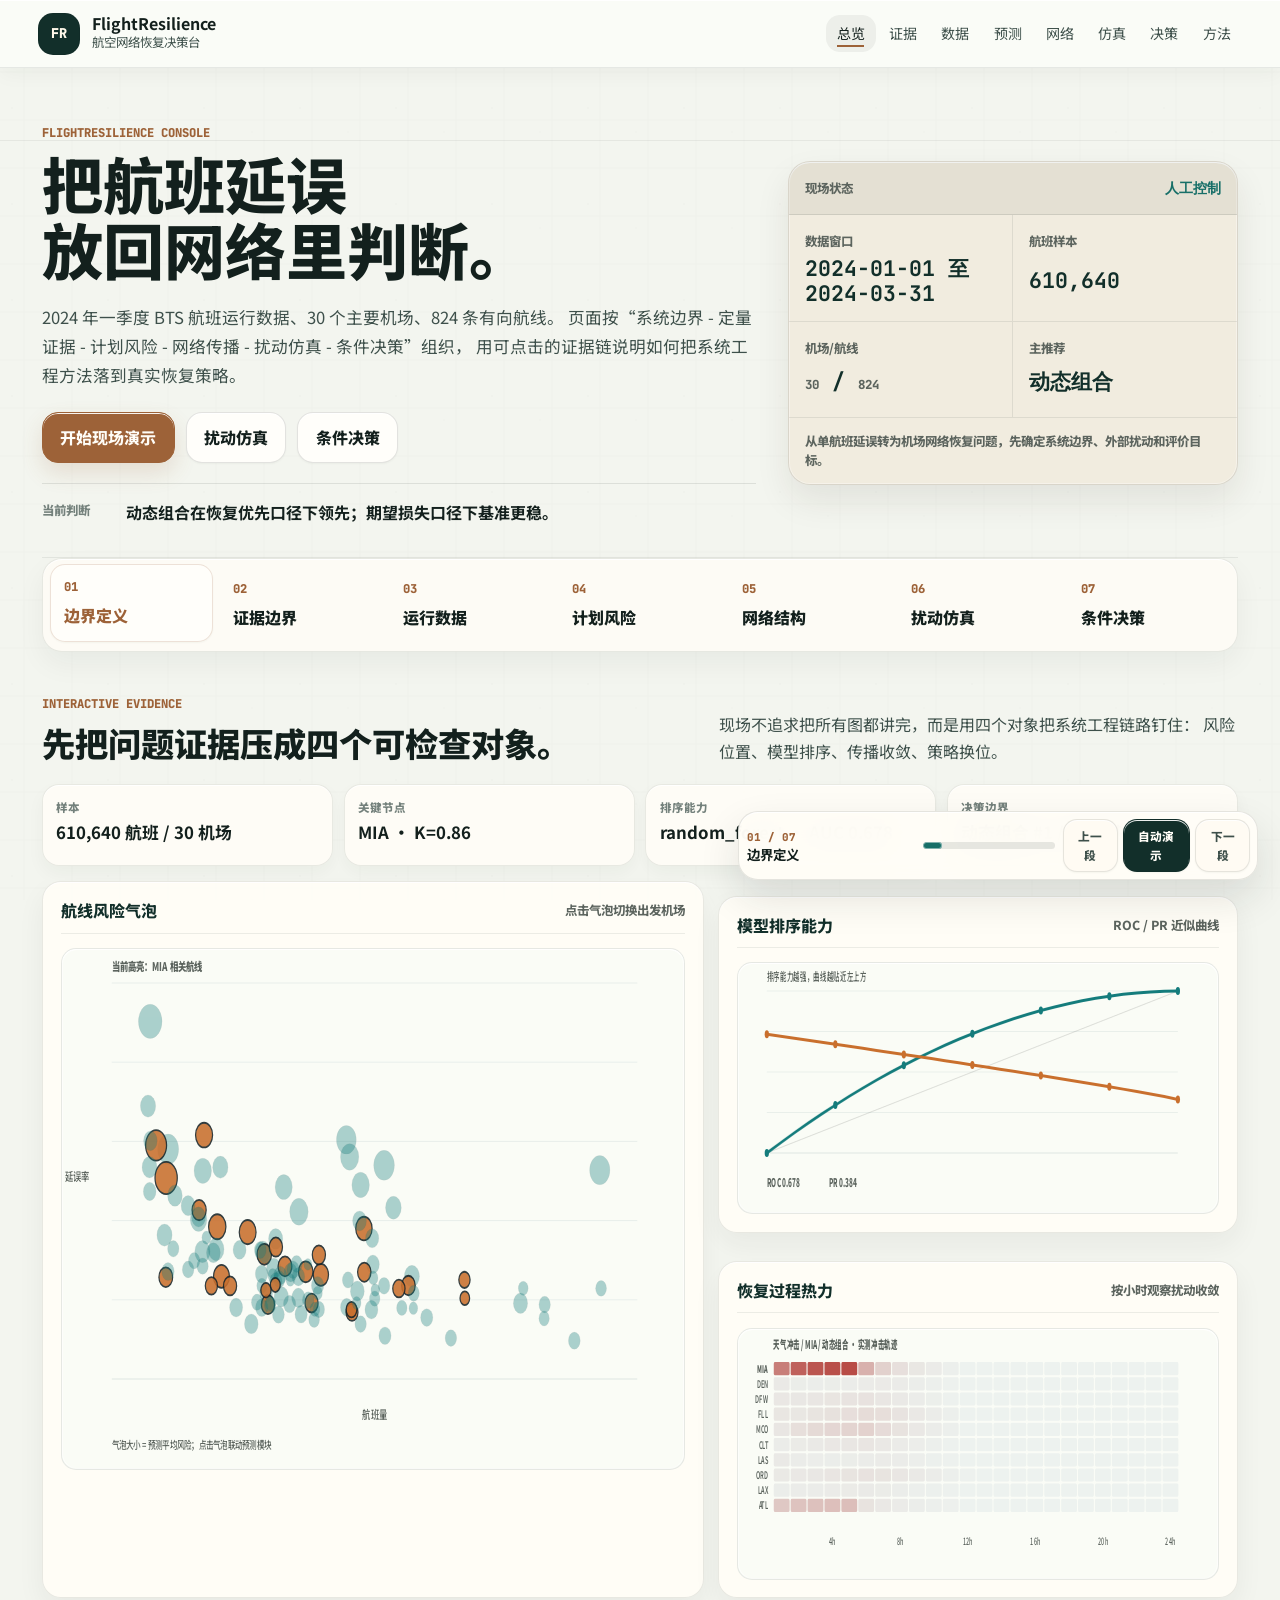
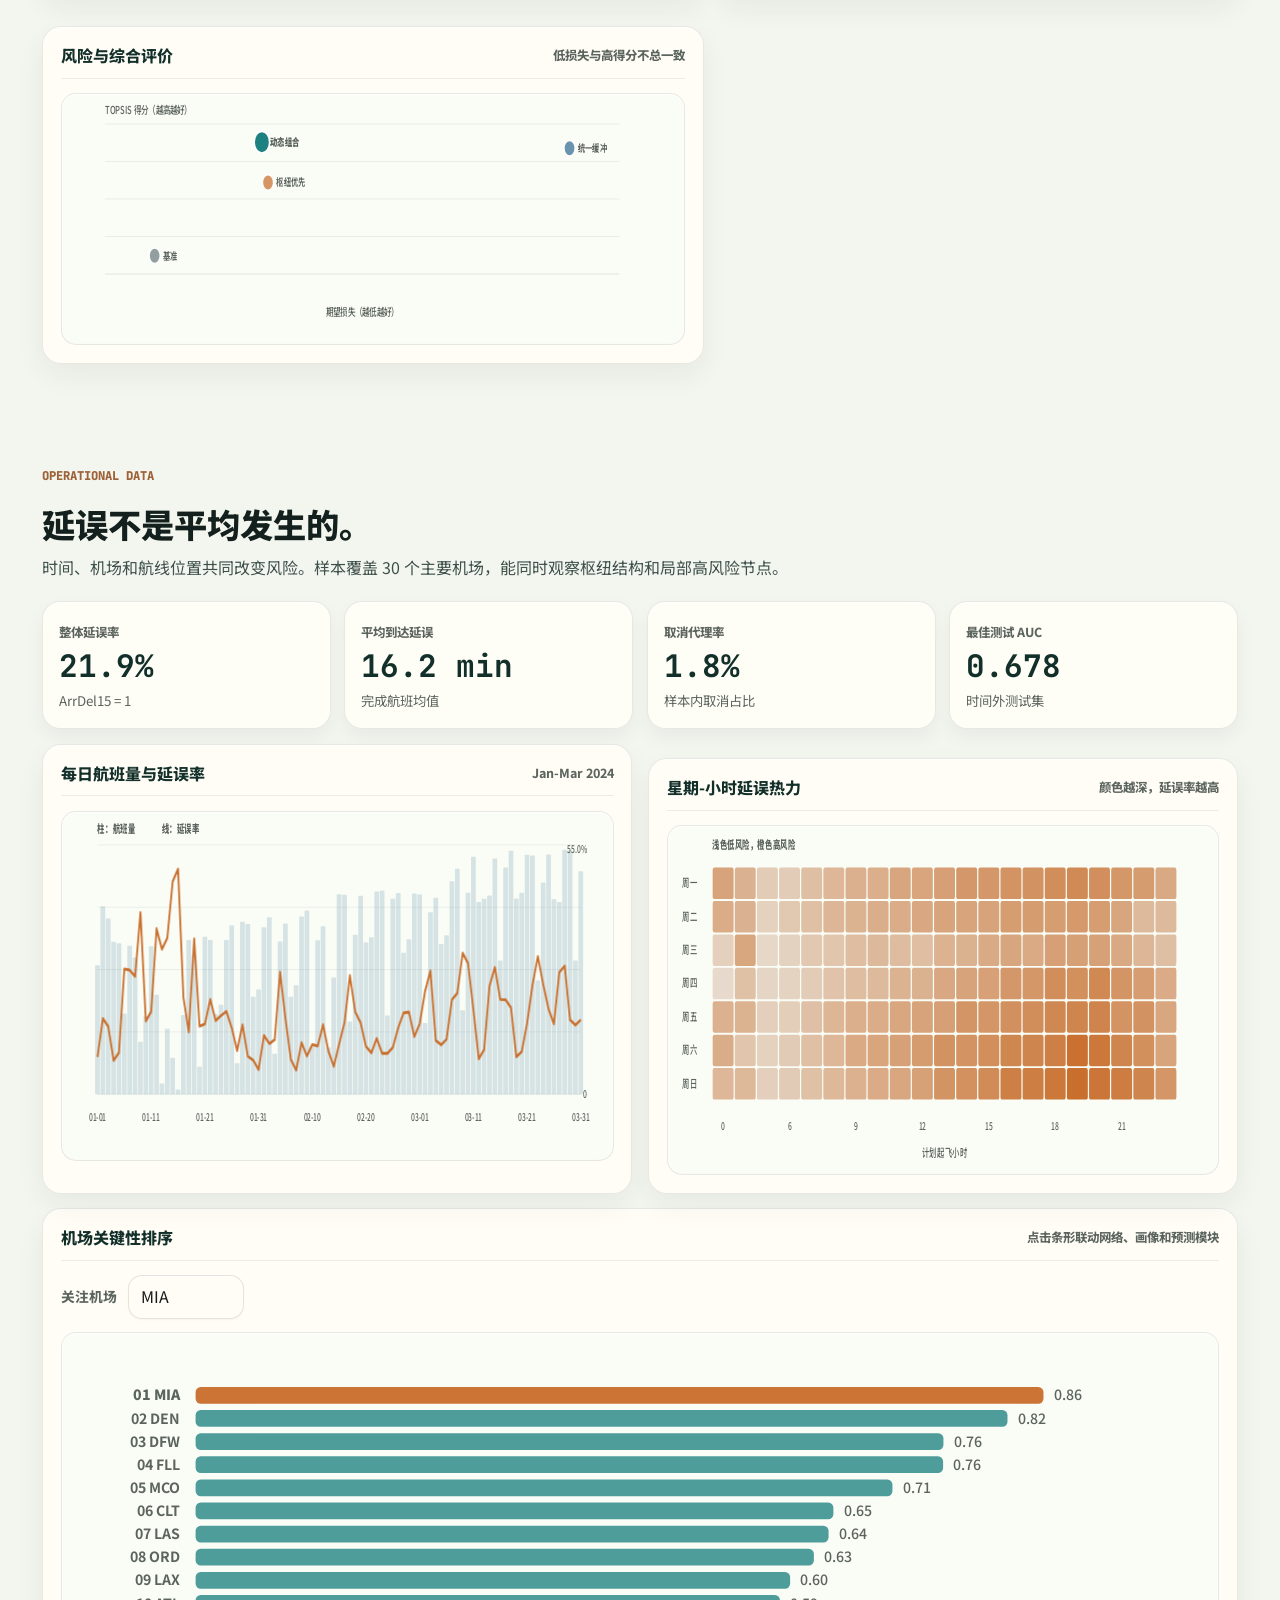
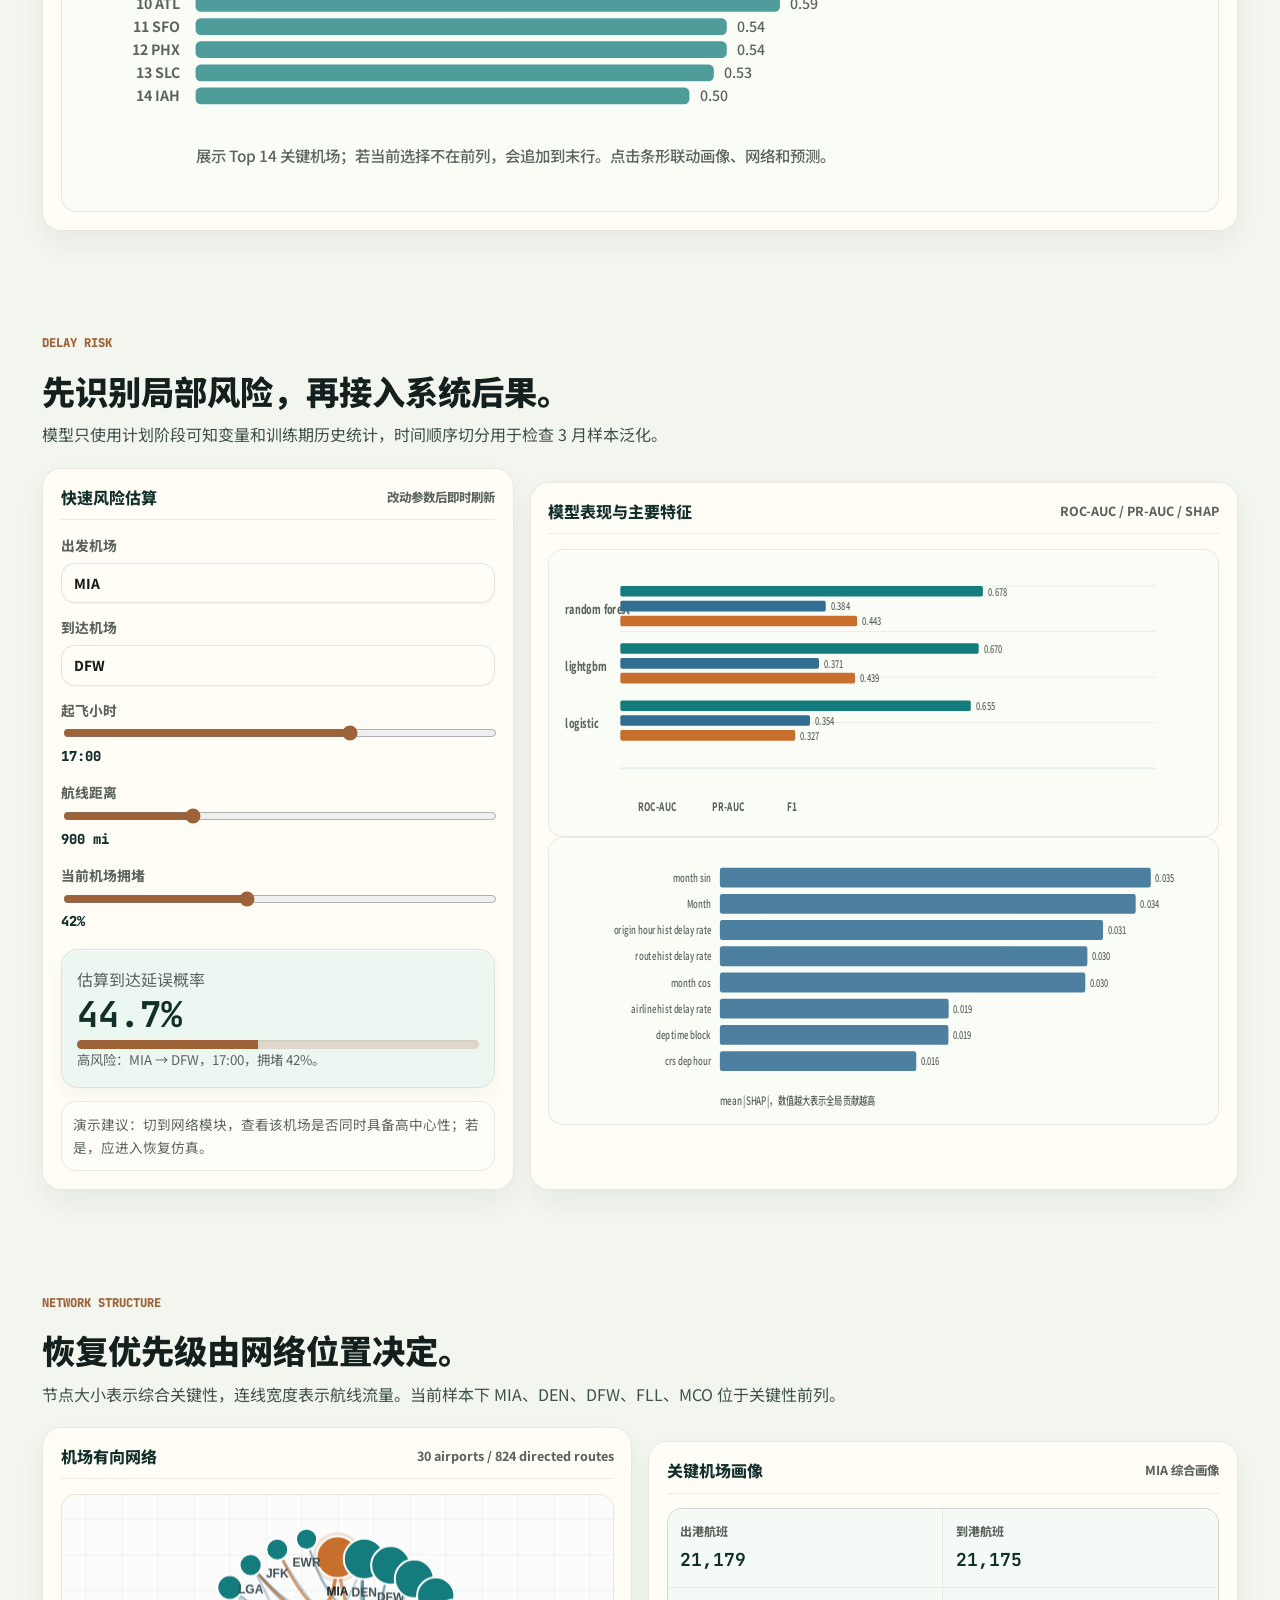
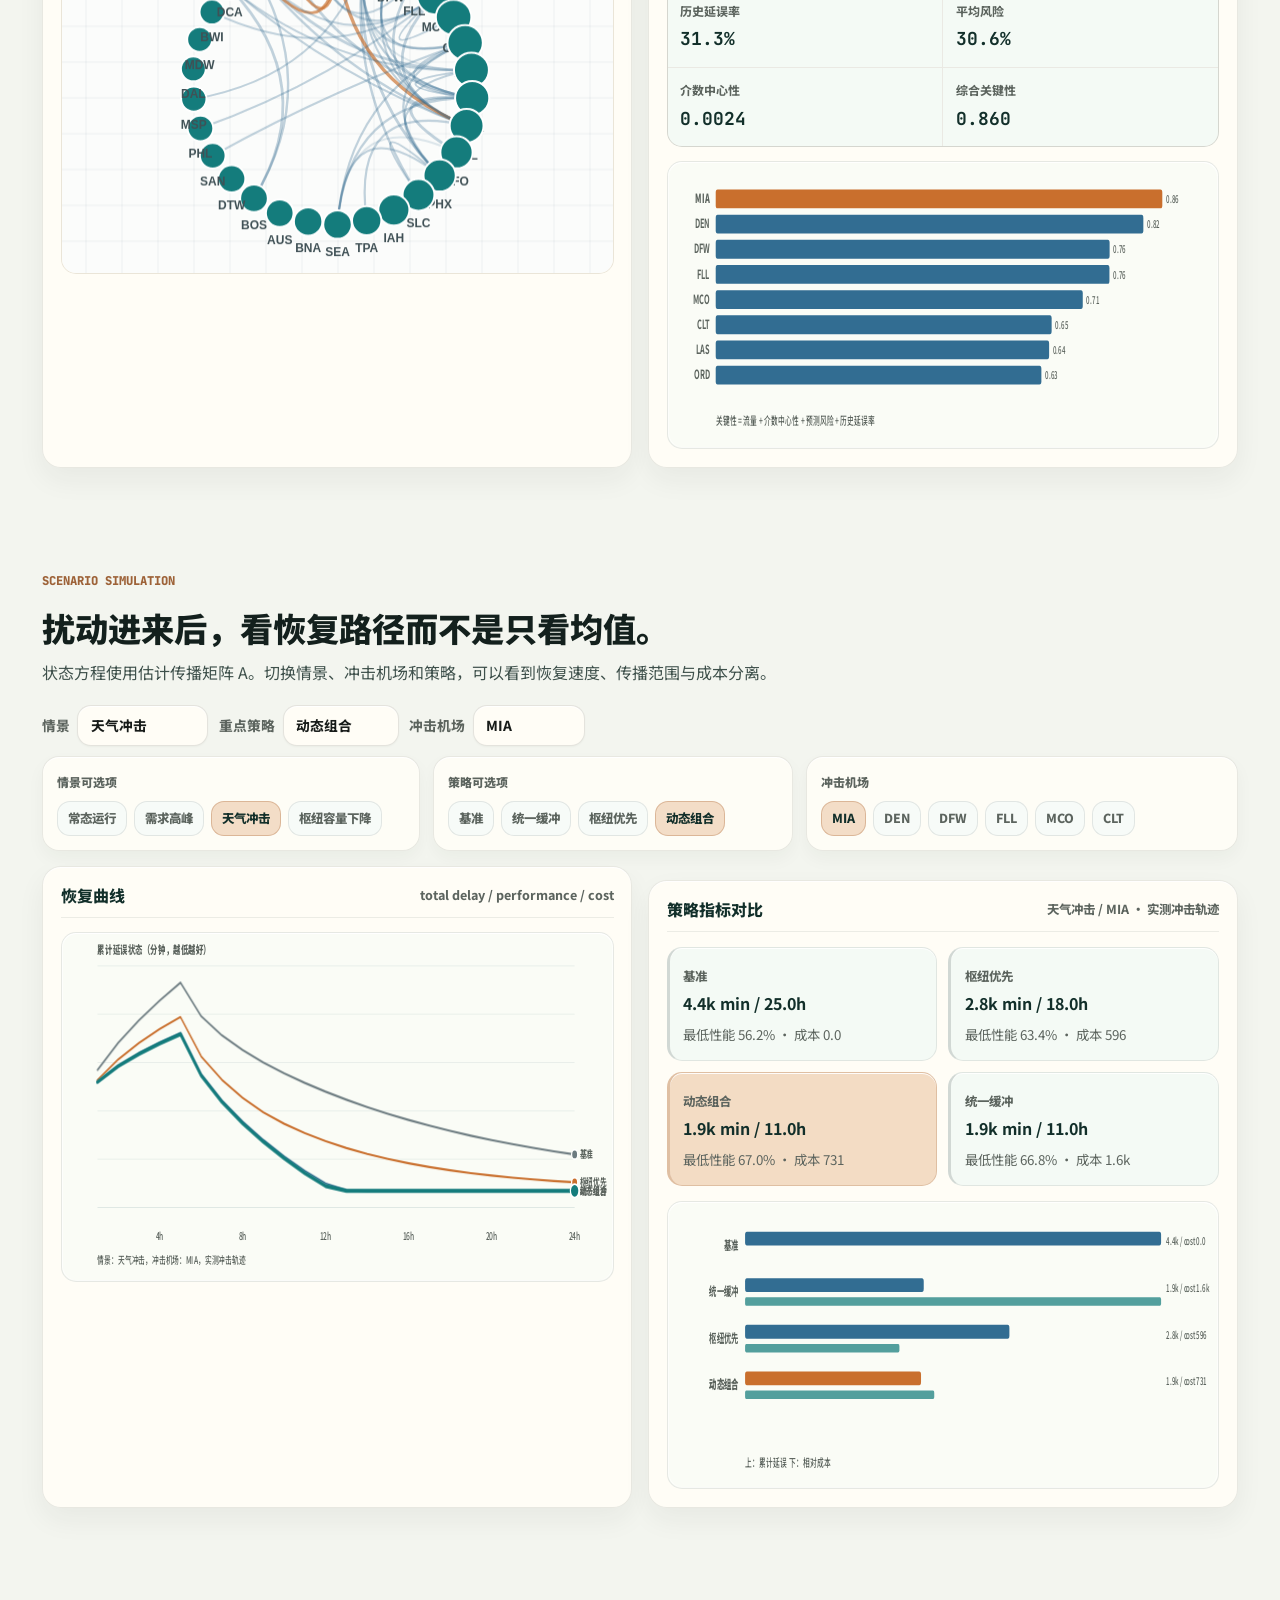
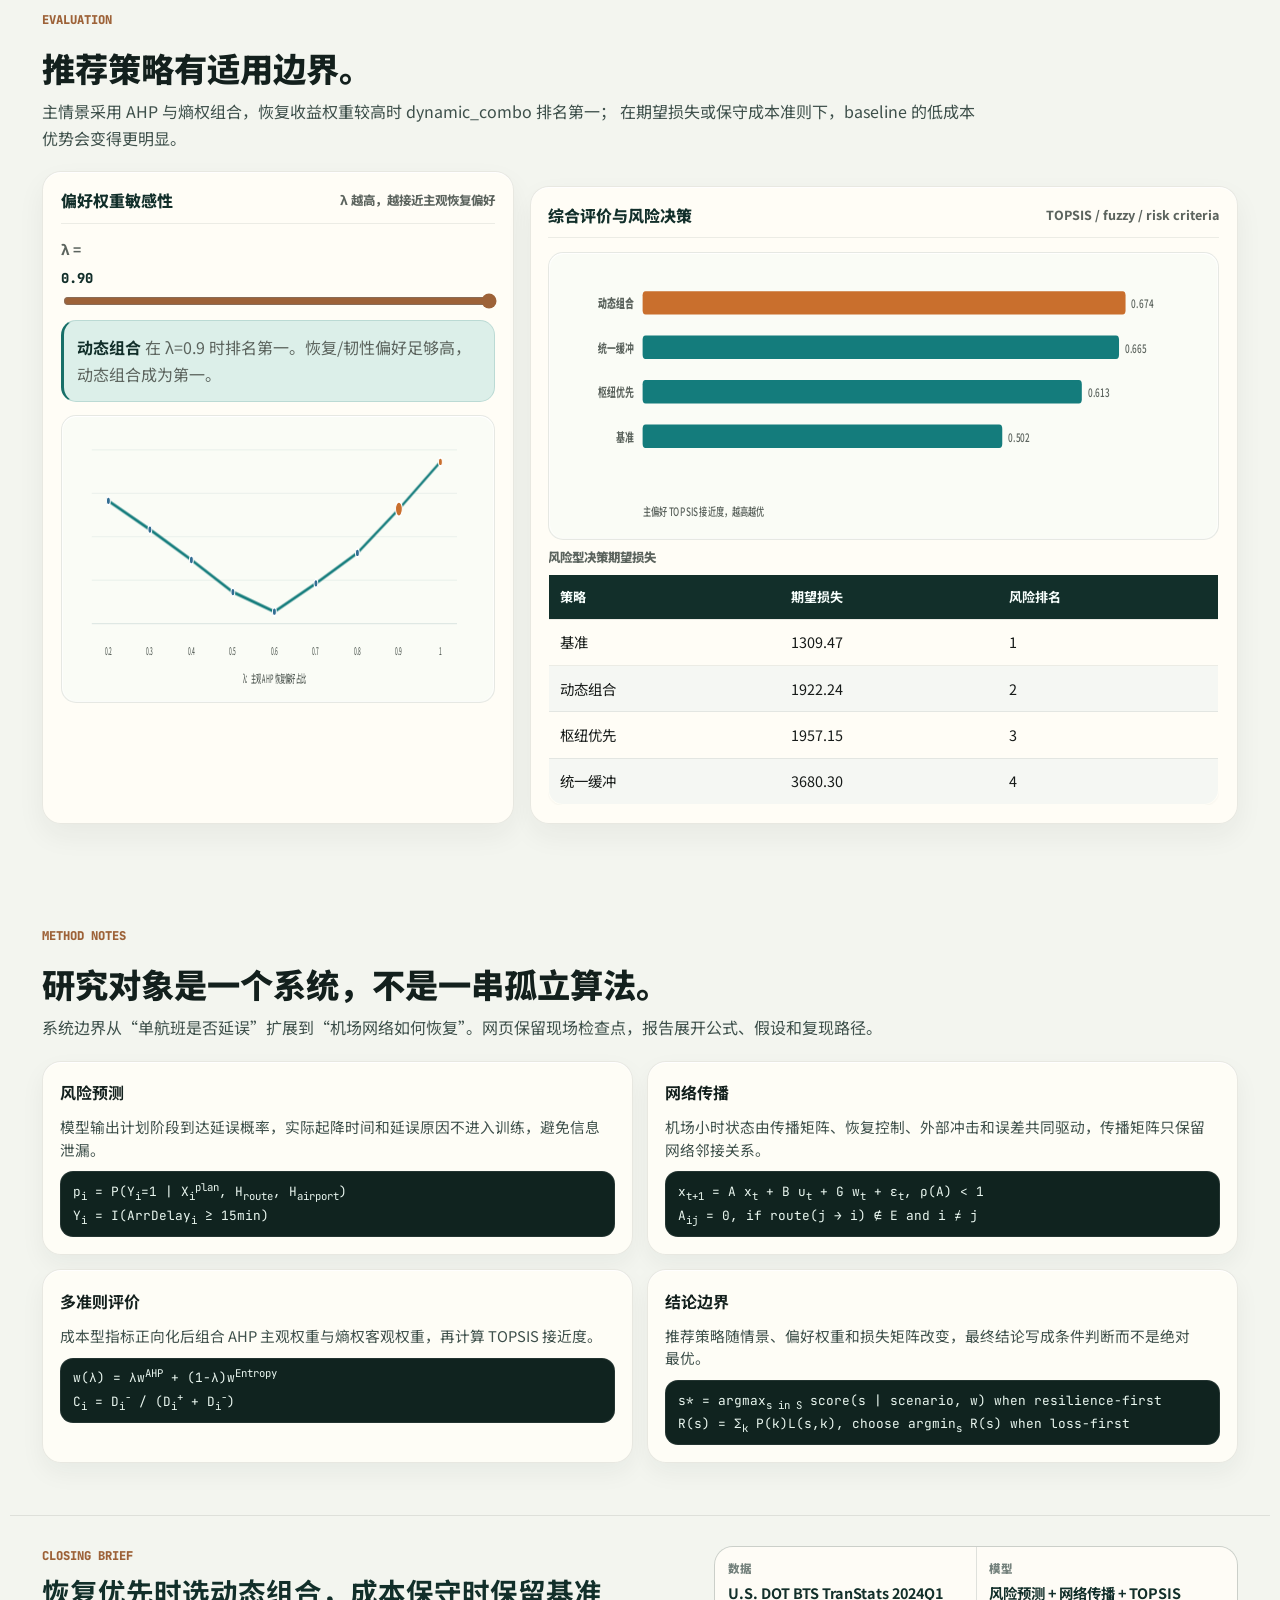
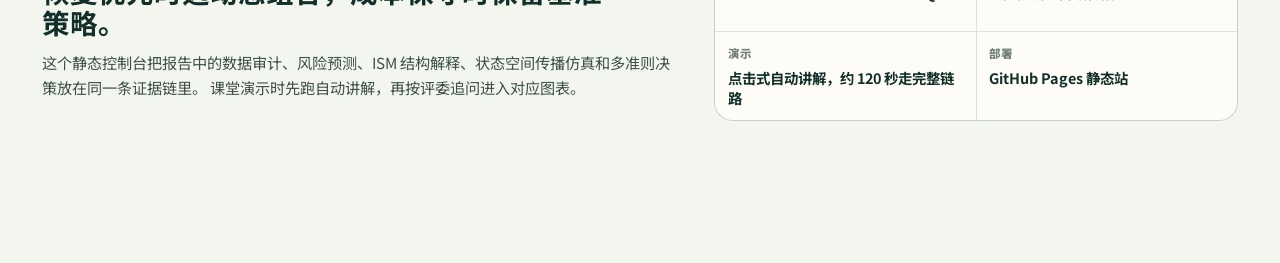
<file: web/index.html>
<!doctype html>
<html lang="zh-CN">
  <head>
    <meta charset="utf-8" />
    <meta name="viewport" content="width=device-width, initial-scale=1" />
    <title>FlightResilience | 航空网络恢复决策台</title>
    <meta
      name="description"
      content="面向航空网络延误传播、恢复仿真和多准则策略评价的现场展示系统"
    />
    <meta property="og:title" content="FlightResilience 航空网络恢复决策台" />
    <meta property="og:description" content="BTS 2024 年一季度航班数据、30 个主要机场、824 条有向航线。" />
    <meta property="og:type" content="website" />
    <link rel="icon" href="assets/media/favicon.svg" type="image/svg+xml" />
    <link rel="preconnect" href="https://fonts.googleapis.com" />
    <link rel="preconnect" href="https://fonts.gstatic.com" crossorigin />
    <link
      href="https://fonts.googleapis.com/css2?family=JetBrains+Mono:wght@500;600;700;800&family=Noto+Sans+SC:wght@400;500;600;700;800;900&family=Outfit:wght@500;600;700;800;900&display=swap"
      rel="stylesheet"
    />
    <link rel="stylesheet" href="assets/css/styles.css" />
  </head>
  <body>
    <a class="skip-link" href="#main">跳到主要内容</a>

    <header class="topbar" aria-label="页面导航">
      <div class="brand">
        <span class="brand-mark" aria-hidden="true">FR</span>
        <div>
          <strong>FlightResilience</strong>
          <span>航空网络恢复决策台</span>
        </div>
      </div>
      <nav class="nav-links" aria-label="模块导航">
        <a href="#overview">总览</a>
        <a href="#evidence">证据</a>
        <a href="#dashboard">数据</a>
        <a href="#prediction">预测</a>
        <a href="#network">网络</a>
        <a href="#simulation">仿真</a>
        <a href="#decision">决策</a>
        <a href="#method">方法</a>
      </nav>
    </header>

    <div class="demo-cursor" id="demo-cursor" aria-hidden="true"></div>

    <aside class="presentation-dock" aria-label="演示控制">
      <div class="dock-copy">
        <span id="tour-step-label">01 / 07</span>
        <strong id="tour-title">边界定义</strong>
      </div>
      <div class="dock-progress" aria-hidden="true"><span id="tour-progress"></span></div>
      <div class="dock-actions">
        <button id="tour-prev" type="button" aria-label="上一段演示">上一段</button>
        <button id="tour-play" type="button">自动演示</button>
        <button id="tour-next" type="button" aria-label="下一段演示">下一段</button>
      </div>
    </aside>

    <aside class="demo-caption" id="demo-caption" aria-live="polite" aria-label="自动演示讲解">
      <span id="demo-caption-step">01 / 07</span>
      <strong id="demo-caption-title">边界定义</strong>
      <div class="demo-caption-track">
        <div>
          <em>问题</em>
          <p id="demo-caption-question">局部延误什么时候会变成网络恢复问题？</p>
        </div>
        <div>
          <em>方法</em>
          <p id="demo-caption-method">系统边界、多主体目标冲突和网络恢复策略选择。</p>
        </div>
        <div>
          <em>证据</em>
          <p id="demo-caption-line">先定义系统边界，再进入定量证据、传播仿真和条件决策。</p>
        </div>
        <div>
          <em>结论</em>
          <p id="demo-caption-decision">结论必须带情景和偏好边界。</p>
        </div>
      </div>
      <small id="demo-caption-action">点击“自动演示”后按顺序操作。</small>
    </aside>

    <main id="main">
      <section class="hero" id="overview">
        <div class="hero-copy">
          <p class="eyebrow">FlightResilience console</p>
          <h1><span>把航班延误</span><span>放回网络里判断。</span></h1>
          <p class="lede">
            2024 年一季度 BTS 航班运行数据、30 个主要机场、824 条有向航线。
            页面按“系统边界 - 定量证据 - 计划风险 - 网络传播 - 扰动仿真 - 条件决策”组织，
            用可点击的证据链说明如何把系统工程方法落到真实恢复策略。
          </p>
          <div class="hero-actions">
            <button class="button primary" id="hero-tour" type="button">开始现场演示</button>
            <a class="button secondary" href="#simulation">扰动仿真</a>
            <a class="button secondary" href="#decision">条件决策</a>
          </div>
          <div class="hero-note" aria-label="研究判断">
            <span>当前判断</span>
            <strong id="hero-verdict">动态组合在恢复优先口径下领先；成本与风险保守口径会把基准策略推回前列。</strong>
          </div>
        </div>
        <aside class="mission-board" aria-label="项目关键事实">
          <div class="mission-head">
            <span>现场状态</span>
            <strong id="mission-status">准备就绪</strong>
          </div>
          <div class="mission-grid">
            <div>
              <span>数据窗口</span>
              <strong id="date-range">加载中</strong>
            </div>
            <div>
              <span>航班样本</span>
              <strong id="flight-count">--</strong>
            </div>
            <div>
              <span>机场/航线</span>
              <strong><span id="airport-count">--</span> / <span id="edge-count">--</span></strong>
            </div>
            <div>
              <span>主推荐</span>
              <strong id="main-recommendation">--</strong>
            </div>
          </div>
          <div class="tour-brief" id="tour-brief">
            从样本可靠性开始，逐步展示风险排序、关键节点、传播仿真和策略换位边界。
          </div>
        </aside>
      </section>

      <section class="section tight" aria-label="系统工程流程">
        <div class="flow" id="tour-flow">
          <button type="button" data-step="0"><span>01</span>边界定义</button>
          <button type="button" data-step="1"><span>02</span>证据边界</button>
          <button type="button" data-step="2"><span>03</span>运行数据</button>
          <button type="button" data-step="3"><span>04</span>计划风险</button>
          <button type="button" data-step="4"><span>05</span>网络结构</button>
          <button type="button" data-step="5"><span>06</span>扰动仿真</button>
          <button type="button" data-step="6"><span>07</span>条件决策</button>
        </div>
      </section>

      <section class="section proof-section" id="evidence" aria-label="交互证据图板">
        <div class="section-heading split">
          <div>
            <p class="eyebrow">Interactive evidence</p>
            <h2>先把问题证据压成四个可检查对象。</h2>
          </div>
          <p>
            现场不追求把所有图都讲完，而是用四个对象把系统工程链路钉住：
            风险位置、模型排序、传播收敛、策略换位。
          </p>
        </div>
        <div class="brief-row" id="evidence-brief"></div>
        <div class="evidence-grid">
          <article class="panel evidence-card wide">
            <div class="panel-title">
              <h3>航线风险气泡</h3>
              <span>点击气泡切换出发机场</span>
            </div>
            <div class="chart proof-chart" id="route-risk-chart" role="img" aria-label="交互式航线风险气泡图"></div>
          </article>
          <article class="panel evidence-card">
            <div class="panel-title">
              <h3>模型排序能力</h3>
              <span>ROC / PR 近似曲线</span>
            </div>
            <div class="chart proof-chart" id="curve-chart" role="img" aria-label="交互式 ROC 与 PR 曲线"></div>
          </article>
          <article class="panel evidence-card">
            <div class="panel-title">
              <h3>恢复过程热力</h3>
              <span>按小时观察扰动收敛</span>
            </div>
            <div class="chart proof-chart" id="recovery-heat-chart" role="img" aria-label="交互式恢复过程热力图"></div>
          </article>
          <article class="panel evidence-card">
            <div class="panel-title">
              <h3>风险与综合评价</h3>
              <span>低损失与高得分不总一致</span>
            </div>
            <div class="chart proof-chart" id="risk-topsis-chart" role="img" aria-label="交互式风险损失和 TOPSIS 对比图"></div>
          </article>
        </div>
      </section>

      <section class="section" id="dashboard">
        <div class="section-heading">
          <p class="eyebrow">Operational data</p>
          <h2>延误不是平均发生的。</h2>
          <p>
            时间、机场和航线位置共同改变风险。样本覆盖 30 个主要机场，能同时观察枢纽结构和局部高风险节点。
          </p>
        </div>

        <div class="metric-grid" aria-label="样本指标">
          <div class="metric">
            <span>整体延误率</span>
            <strong id="kpi-delay-rate">--</strong>
            <small>ArrDel15 = 1</small>
          </div>
          <div class="metric">
            <span>平均到达延误</span>
            <strong id="kpi-avg-delay">--</strong>
            <small>完成航班均值</small>
          </div>
          <div class="metric">
            <span>取消代理率</span>
            <strong id="kpi-cancel-rate">--</strong>
            <small>样本内取消占比</small>
          </div>
          <div class="metric">
            <span>最佳测试 AUC</span>
            <strong id="kpi-auc">--</strong>
            <small>时间外测试集</small>
          </div>
        </div>

        <div class="analysis-grid two">
          <article class="panel">
            <div class="panel-title">
              <h3>每日航班量与延误率</h3>
              <span>Jan-Mar 2024</span>
            </div>
            <div class="chart tall" id="daily-chart" role="img" aria-label="每日航班量与延误率折线图"></div>
          </article>
          <article class="panel">
            <div class="panel-title">
              <h3>星期-小时延误热力</h3>
              <span>颜色越深，延误率越高</span>
            </div>
            <div class="chart tall" id="heatmap-chart" role="img" aria-label="星期和小时延误率热力图"></div>
          </article>
        </div>

          <article class="panel">
            <div class="panel-title">
              <h3>机场关键性排序</h3>
              <span>点击条形联动网络、画像和预测模块</span>
            </div>
          <div class="airport-toolbar">
            <label for="airport-select">关注机场</label>
            <select id="airport-select"></select>
          </div>
          <div class="chart medium" id="airport-bars" role="img" aria-label="机场延误率和风险排名"></div>
        </article>
      </section>

      <section class="section" id="prediction">
        <div class="section-heading">
          <p class="eyebrow">Delay risk</p>
          <h2>先识别局部风险，再接入系统后果。</h2>
          <p>
            模型只使用计划阶段可知变量和训练期历史统计，时间顺序切分用于检查 3 月样本泛化。
          </p>
        </div>

        <div class="analysis-grid two compact-left">
          <article class="panel">
            <div class="panel-title">
              <h3>快速风险估算</h3>
              <span>改动参数后即时刷新</span>
            </div>
            <form class="risk-form" id="risk-form">
              <label>
                出发机场
                <select id="origin-input"></select>
              </label>
              <label>
                到达机场
                <select id="dest-input"></select>
              </label>
              <label>
                起飞小时
                <input id="hour-input" type="range" min="5" max="23" value="17" />
                <output id="hour-output">17:00</output>
              </label>
              <label>
                航线距离
                <input id="distance-input" type="range" min="200" max="2600" step="50" value="900" />
                <output id="distance-output">900 mi</output>
              </label>
              <label>
                当前机场拥堵
                <input id="congestion-input" type="range" min="0" max="100" value="42" />
                <output id="congestion-output">42%</output>
              </label>
            </form>
            <div class="risk-result">
              <span>估算到达延误概率</span>
              <strong id="risk-probability">--</strong>
              <div class="meter"><span id="risk-meter"></span></div>
              <small id="risk-interpretation">等待输入</small>
            </div>
            <div class="operator-note" id="risk-operator-note"></div>
          </article>

          <article class="panel">
            <div class="panel-title">
              <h3>模型表现与主要特征</h3>
              <span>ROC-AUC / PR-AUC / SHAP</span>
            </div>
            <div class="chart medium" id="model-bars" role="img" aria-label="模型测试指标对比"></div>
            <div class="chart medium" id="shap-bars" role="img" aria-label="SHAP 特征重要性"></div>
          </article>
        </div>
      </section>

      <section class="section" id="network">
        <div class="section-heading">
          <p class="eyebrow">Network structure</p>
          <h2>恢复优先级由网络位置决定。</h2>
          <p>
            节点大小表示综合关键性，连线宽度表示航线流量。当前样本下 MIA、DEN、DFW、FLL、MCO 位于关键性前列。
          </p>
        </div>

        <div class="analysis-grid two">
          <article class="panel">
            <div class="panel-title">
              <h3>机场有向网络</h3>
              <span id="network-count">30 airports / 824 directed routes</span>
            </div>
            <canvas class="network-canvas" id="network-canvas" width="920" height="560" aria-label="机场网络图"></canvas>
          </article>
          <article class="panel">
            <div class="panel-title">
              <h3>关键机场画像</h3>
              <span id="selected-airport-title">--</span>
            </div>
            <div class="airport-profile" id="airport-profile"></div>
            <div class="chart medium" id="criticality-bars" role="img" aria-label="机场关键性排名"></div>
          </article>
        </div>
      </section>

      <section class="section" id="simulation">
        <div class="section-heading">
          <p class="eyebrow">Scenario simulation</p>
          <h2>扰动进来后，看恢复路径而不是只看均值。</h2>
          <p>
            状态方程使用估计传播矩阵 A。切换情景、冲击机场和策略，可以看到恢复速度、传播范围与成本分离。
          </p>
        </div>

        <div class="sim-controls" aria-label="仿真控制">
          <label>
            情景
            <select id="scenario-select"></select>
          </label>
          <label>
            重点策略
            <select id="strategy-select"></select>
          </label>
          <label>
            冲击机场
            <select id="shock-airport-select"></select>
          </label>
        </div>
        <div class="option-ledger" id="scenario-options" aria-label="情景与策略快捷选择"></div>

        <div class="analysis-grid two">
          <article class="panel">
            <div class="panel-title">
              <h3>恢复曲线</h3>
              <span>total delay / performance / cost</span>
            </div>
            <div class="chart tall" id="recovery-chart" role="img" aria-label="交互式策略恢复曲线"></div>
          </article>
          <article class="panel">
            <div class="panel-title">
              <h3>策略指标对比</h3>
              <span id="scenario-caption">--</span>
            </div>
            <div class="strategy-summary" id="strategy-summary"></div>
            <div class="chart medium" id="scenario-bars" role="img" aria-label="策略指标对比柱状图"></div>
          </article>
        </div>
      </section>

      <section class="section" id="decision">
        <div class="section-heading">
          <p class="eyebrow">Evaluation</p>
          <h2>推荐策略有适用边界。</h2>
          <p>
            主情景采用 AHP 与熵权组合，恢复收益权重较高时 dynamic_combo 排名第一；
            在期望损失或保守成本准则下，baseline 的低成本优势会变得更明显。
          </p>
        </div>

        <div class="analysis-grid two compact-left">
          <article class="panel">
            <div class="panel-title">
              <h3>偏好权重敏感性</h3>
              <span>λ 越高，越接近主观恢复偏好</span>
            </div>
            <label class="lambda-control">
              λ = <output id="lambda-output">0.90</output>
              <input id="lambda-input" type="range" min="0.2" max="0.9" step="0.1" value="0.9" />
            </label>
            <div class="decision-callout" id="lambda-callout"></div>
            <div class="chart medium" id="lambda-chart" role="img" aria-label="权重敏感性折线图"></div>
          </article>

          <article class="panel">
            <div class="panel-title">
              <h3>综合评价与风险决策</h3>
              <span>TOPSIS / fuzzy / risk criteria</span>
            </div>
            <div class="chart medium" id="topsis-chart" role="img" aria-label="TOPSIS 综合得分"></div>
            <div class="risk-table-wrap">
              <table class="data-table" id="risk-table">
                <caption>风险型决策期望损失</caption>
                <thead>
                  <tr><th>策略</th><th>期望损失</th><th>风险排名</th></tr>
                </thead>
                <tbody></tbody>
              </table>
            </div>
          </article>
        </div>
      </section>

      <section class="section" id="method">
        <div class="section-heading">
          <p class="eyebrow">Method notes</p>
          <h2>研究对象是一个系统，不是一串孤立算法。</h2>
          <p>
            系统边界从“单航班是否延误”扩展到“机场网络如何恢复”。网页保留现场检查点，报告展开公式、假设和复现路径。
          </p>
        </div>

        <div class="method-grid">
          <article class="method-block">
            <h3>风险预测</h3>
            <p>模型输出计划阶段到达延误概率，实际起降时间和延误原因不进入训练，避免信息泄漏。</p>
            <div class="formula-line">
              <span class="formula-text">p<sub>i</sub> = P(Y<sub>i</sub>=1 | X<sub>i</sub><sup>plan</sup>, H<sub>route</sub>, H<sub>airport</sub>)</span>
              <span class="formula-text">Y<sub>i</sub> = I(ArrDelay<sub>i</sub> ≥ 15min)</span>
            </div>
          </article>
          <article class="method-block">
            <h3>网络传播</h3>
            <p>机场小时状态由传播矩阵、恢复控制、外部冲击和误差共同驱动，传播矩阵只保留网络邻接关系。</p>
            <div class="formula-line">
              <span class="formula-text">x<sub>t+1</sub> = A x<sub>t</sub> + B u<sub>t</sub> + G w<sub>t</sub> + ε<sub>t</sub>, ρ(A) &lt; 1</span>
              <span class="formula-text">A<sub>ij</sub> = 0, if route(j → i) ∉ E and i ≠ j</span>
            </div>
          </article>
          <article class="method-block">
            <h3>多准则评价</h3>
            <p>成本型指标正向化后组合 AHP 主观权重与熵权客观权重，再计算 TOPSIS 接近度。</p>
            <div class="formula-line">
              <span class="formula-text">w(λ) = λw<sup>AHP</sup> + (1-λ)w<sup>Entropy</sup></span>
              <span class="formula-text">C<sub>i</sub> = D<sub>i</sub><sup>-</sup> / (D<sub>i</sub><sup>+</sup> + D<sub>i</sub><sup>-</sup>)</span>
            </div>
          </article>
          <article class="method-block">
            <h3>结论边界</h3>
            <p>推荐策略随情景、偏好权重和损失矩阵改变，最终结论写成条件判断而不是绝对最优。</p>
            <div class="formula-line">
              <span class="formula-text">s* = argmax<sub>s in S</sub> score(s | scenario, w) when resilience-first</span>
              <span class="formula-text">R(s) = Σ<sub>k</sub> P(k)L(s,k), choose argmin<sub>s</sub> R(s) when loss-first</span>
            </div>
          </article>
        </div>
      </section>
    </main>

    <footer class="footer">
      <div class="footer-summary">
        <p class="eyebrow">Closing brief</p>
        <h2>恢复优先时选动态组合，成本保守时保留基准策略。</h2>
        <p>
          这个静态控制台把报告中的数据审计、风险预测、ISM 结构解释、状态空间传播仿真和多准则决策放在同一条证据链里。
          课堂演示时先跑自动讲解，再按评委追问进入对应图表。
        </p>
      </div>
      <div class="footer-grid" aria-label="交付物索引">
        <div><span>数据</span><strong>U.S. DOT BTS TranStats 2024Q1</strong></div>
        <div><span>模型</span><strong>风险预测 + 网络传播 + TOPSIS</strong></div>
        <div><span>演示</span><strong>点击式自动讲解，约 120 秒走完整链路</strong></div>
        <div><span>部署</span><strong>GitHub Pages 静态站</strong></div>
      </div>
    </footer>

    <script src="assets/js/app.js" defer></script>
  </body>
</html>
</file>
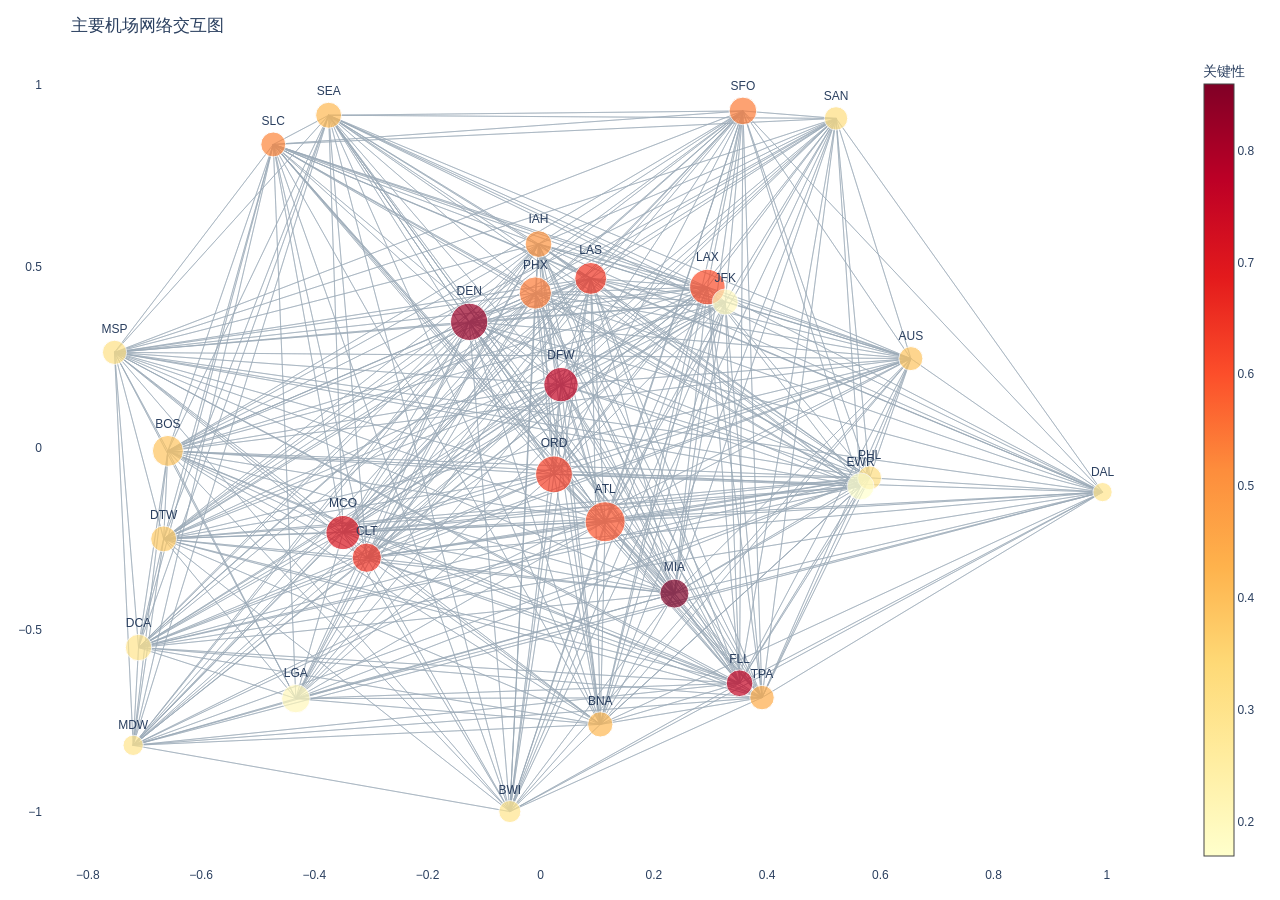
<file: reports/figures/fig_20_airport_network.html>
<html>
<head><meta charset="utf-8" /></head>
<body>
    <div>                        <script type="text/javascript">window.PlotlyConfig = {MathJaxConfig: 'local'};</script>
        <script charset="utf-8" src="https://cdn.plot.ly/plotly-2.35.2.min.js"></script>                <div id="5d3429bb-210b-4c6e-8825-54934f931575" class="plotly-graph-div" style="height:100%; width:100%;"></div>            <script type="text/javascript">                                    window.PLOTLYENV=window.PLOTLYENV || {};                                    if (document.getElementById("5d3429bb-210b-4c6e-8825-54934f931575")) {                    Plotly.newPlot(                        "5d3429bb-210b-4c6e-8825-54934f931575",                        [{"hoverinfo":"none","line":{"color":"#9AA9B7","width":0.6},"mode":"lines","x":[0.236224663058699,0.11389601729677938,null,0.236224663058699,0.6540051852763352,null,0.236224663058699,0.10527164736667306,null,0.236224663058699,-0.6585893807216278,null,0.236224663058699,-0.05447047597516739,null,0.236224663058699,-0.3071944508096619,null,0.236224663058699,0.9927040374509845,null,0.236224663058699,-0.7104688123913157,null,0.236224663058699,-0.12636944306558986,null,0.236224663058699,0.03591535453757231,null,0.236224663058699,-0.6660536705067726,null,0.236224663058699,0.5651538820743663,null,0.236224663058699,-0.0038514450765348937,null,0.236224663058699,0.32610443157207636,null,0.236224663058699,0.08837313489001589,null,0.236224663058699,0.2944877526050974,null,0.236224663058699,-0.4325443518633636,null,0.236224663058699,-0.34921131903628255,null,0.236224663058699,-0.7199738286420232,null,0.236224663058699,-0.7528337338852436,null,0.236224663058699,0.02346916355988237,null,0.236224663058699,0.5810825879600268,null,0.236224663058699,-0.009451589265431751,null,0.236224663058699,0.5217557871705403,null,0.236224663058699,-0.3746170124364172,null,0.236224663058699,0.35730849103690526,null,0.236224663058699,-0.47246088718289525,null,0.236224663058699,0.390993172402544,null,-0.12636944306558986,0.11389601729677938,null,-0.12636944306558986,0.6540051852763352,null,-0.12636944306558986,0.10527164736667306,null,-0.12636944306558986,-0.6585893807216278,null,-0.12636944306558986,-0.05447047597516739,null,-0.12636944306558986,-0.3071944508096619,null,-0.12636944306558986,0.9927040374509845,null,-0.12636944306558986,-0.7104688123913157,null,-0.12636944306558986,0.03591535453757231,null,-0.12636944306558986,-0.6660536705067726,null,-0.12636944306558986,0.5651538820743663,null,-0.12636944306558986,0.3513450925999606,null,-0.12636944306558986,-0.0038514450765348937,null,-0.12636944306558986,0.32610443157207636,null,-0.12636944306558986,0.08837313489001589,null,-0.12636944306558986,0.2944877526050974,null,-0.12636944306558986,-0.4325443518633636,null,-0.12636944306558986,-0.34921131903628255,null,-0.12636944306558986,-0.7199738286420232,null,-0.12636944306558986,0.236224663058699,null,-0.12636944306558986,-0.7528337338852436,null,-0.12636944306558986,0.02346916355988237,null,-0.12636944306558986,0.5810825879600268,null,-0.12636944306558986,-0.009451589265431751,null,-0.12636944306558986,0.5217557871705403,null,-0.12636944306558986,-0.3746170124364172,null,-0.12636944306558986,0.35730849103690526,null,-0.12636944306558986,-0.47246088718289525,null,-0.12636944306558986,0.390993172402544,null,0.03591535453757231,0.11389601729677938,null,0.03591535453757231,0.6540051852763352,null,0.03591535453757231,0.10527164736667306,null,0.03591535453757231,-0.6585893807216278,null,0.03591535453757231,-0.05447047597516739,null,0.03591535453757231,-0.3071944508096619,null,0.03591535453757231,-0.7104688123913157,null,0.03591535453757231,-0.12636944306558986,null,0.03591535453757231,-0.6660536705067726,null,0.03591535453757231,0.5651538820743663,null,0.03591535453757231,0.3513450925999606,null,0.03591535453757231,-0.0038514450765348937,null,0.03591535453757231,0.32610443157207636,null,0.03591535453757231,0.08837313489001589,null,0.03591535453757231,0.2944877526050974,null,0.03591535453757231,-0.4325443518633636,null,0.03591535453757231,-0.34921131903628255,null,0.03591535453757231,-0.7199738286420232,null,0.03591535453757231,0.236224663058699,null,0.03591535453757231,-0.7528337338852436,null,0.03591535453757231,0.02346916355988237,null,0.03591535453757231,0.5810825879600268,null,0.03591535453757231,-0.009451589265431751,null,0.03591535453757231,0.5217557871705403,null,0.03591535453757231,-0.3746170124364172,null,0.03591535453757231,0.35730849103690526,null,0.03591535453757231,-0.47246088718289525,null,0.03591535453757231,0.390993172402544,null,0.3513450925999606,0.11389601729677938,null,0.3513450925999606,0.6540051852763352,null,0.3513450925999606,0.10527164736667306,null,0.3513450925999606,-0.6585893807216278,null,0.3513450925999606,-0.05447047597516739,null,0.3513450925999606,-0.3071944508096619,null,0.3513450925999606,0.9927040374509845,null,0.3513450925999606,-0.7104688123913157,null,0.3513450925999606,-0.12636944306558986,null,0.3513450925999606,0.03591535453757231,null,0.3513450925999606,-0.6660536705067726,null,0.3513450925999606,0.5651538820743663,null,0.3513450925999606,-0.0038514450765348937,null,0.3513450925999606,0.32610443157207636,null,0.3513450925999606,0.08837313489001589,null,0.3513450925999606,0.2944877526050974,null,0.3513450925999606,-0.4325443518633636,null,0.3513450925999606,-0.34921131903628255,null,0.3513450925999606,-0.7199738286420232,null,0.3513450925999606,-0.7528337338852436,null,0.3513450925999606,0.02346916355988237,null,0.3513450925999606,0.5810825879600268,null,0.3513450925999606,-0.009451589265431751,null,0.3513450925999606,0.5217557871705403,null,0.3513450925999606,-0.3746170124364172,null,0.3513450925999606,0.35730849103690526,null,0.3513450925999606,-0.47246088718289525,null,0.3513450925999606,0.390993172402544,null,-0.34921131903628255,0.11389601729677938,null,-0.34921131903628255,0.6540051852763352,null,-0.34921131903628255,0.10527164736667306,null,-0.34921131903628255,-0.6585893807216278,null,-0.34921131903628255,-0.05447047597516739,null,-0.34921131903628255,-0.3071944508096619,null,-0.34921131903628255,0.9927040374509845,null,-0.34921131903628255,-0.7104688123913157,null,-0.34921131903628255,-0.12636944306558986,null,-0.34921131903628255,0.03591535453757231,null,-0.34921131903628255,-0.6660536705067726,null,-0.34921131903628255,0.5651538820743663,null,-0.34921131903628255,0.3513450925999606,null,-0.34921131903628255,-0.0038514450765348937,null,-0.34921131903628255,0.32610443157207636,null,-0.34921131903628255,0.08837313489001589,null,-0.34921131903628255,0.2944877526050974,null,-0.34921131903628255,-0.4325443518633636,null,-0.34921131903628255,-0.7199738286420232,null,-0.34921131903628255,0.236224663058699,null,-0.34921131903628255,-0.7528337338852436,null,-0.34921131903628255,0.02346916355988237,null,-0.34921131903628255,0.5810825879600268,null,-0.34921131903628255,-0.009451589265431751,null,-0.34921131903628255,0.5217557871705403,null,-0.34921131903628255,-0.3746170124364172,null,-0.34921131903628255,0.35730849103690526,null,-0.34921131903628255,-0.47246088718289525,null,-0.3071944508096619,0.11389601729677938,null,-0.3071944508096619,0.6540051852763352,null,-0.3071944508096619,0.10527164736667306,null,-0.3071944508096619,-0.6585893807216278,null,-0.3071944508096619,-0.05447047597516739,null,-0.3071944508096619,0.9927040374509845,null,-0.3071944508096619,-0.7104688123913157,null,-0.3071944508096619,-0.12636944306558986,null,-0.3071944508096619,0.03591535453757231,null,-0.3071944508096619,-0.6660536705067726,null,-0.3071944508096619,0.5651538820743663,null,-0.3071944508096619,0.3513450925999606,null,-0.3071944508096619,-0.0038514450765348937,null,-0.3071944508096619,0.32610443157207636,null,-0.3071944508096619,0.08837313489001589,null,-0.3071944508096619,0.2944877526050974,null,-0.3071944508096619,-0.4325443518633636,null,-0.3071944508096619,-0.34921131903628255,null,-0.3071944508096619,-0.7199738286420232,null,-0.3071944508096619,0.236224663058699,null,-0.3071944508096619,-0.7528337338852436,null,-0.3071944508096619,0.02346916355988237,null,-0.3071944508096619,0.5810825879600268,null,-0.3071944508096619,-0.009451589265431751,null,-0.3071944508096619,0.5217557871705403,null,-0.3071944508096619,-0.3746170124364172,null,-0.3071944508096619,0.35730849103690526,null,-0.3071944508096619,-0.47246088718289525,null,-0.3071944508096619,0.390993172402544,null,0.08837313489001589,0.11389601729677938,null,0.08837313489001589,0.6540051852763352,null,0.08837313489001589,0.10527164736667306,null,0.08837313489001589,-0.6585893807216278,null,0.08837313489001589,-0.05447047597516739,null,0.08837313489001589,-0.3071944508096619,null,0.08837313489001589,0.9927040374509845,null,0.08837313489001589,-0.7104688123913157,null,0.08837313489001589,-0.12636944306558986,null,0.08837313489001589,0.03591535453757231,null,0.08837313489001589,-0.6660536705067726,null,0.08837313489001589,0.5651538820743663,null,0.08837313489001589,0.3513450925999606,null,0.08837313489001589,-0.0038514450765348937,null,0.08837313489001589,0.32610443157207636,null,0.08837313489001589,0.2944877526050974,null,0.08837313489001589,-0.4325443518633636,null,0.08837313489001589,-0.34921131903628255,null,0.08837313489001589,-0.7199738286420232,null,0.08837313489001589,0.236224663058699,null,0.08837313489001589,-0.7528337338852436,null,0.08837313489001589,0.02346916355988237,null,0.08837313489001589,0.5810825879600268,null,0.08837313489001589,-0.009451589265431751,null,0.08837313489001589,0.5217557871705403,null,0.08837313489001589,-0.3746170124364172,null,0.08837313489001589,0.35730849103690526,null,0.08837313489001589,-0.47246088718289525,null,0.08837313489001589,0.390993172402544,null,0.02346916355988237,0.11389601729677938,null,0.02346916355988237,0.6540051852763352,null,0.02346916355988237,0.10527164736667306,null,0.02346916355988237,-0.6585893807216278,null,0.02346916355988237,-0.05447047597516739,null,0.02346916355988237,-0.3071944508096619,null,0.02346916355988237,0.9927040374509845,null,0.02346916355988237,-0.7104688123913157,null,0.02346916355988237,-0.12636944306558986,null,0.02346916355988237,0.03591535453757231,null,0.02346916355988237,-0.6660536705067726,null,0.02346916355988237,0.5651538820743663,null,0.02346916355988237,0.3513450925999606,null,0.02346916355988237,-0.0038514450765348937,null,0.02346916355988237,0.32610443157207636,null,0.02346916355988237,0.08837313489001589,null,0.02346916355988237,0.2944877526050974,null,0.02346916355988237,-0.4325443518633636,null,0.02346916355988237,-0.34921131903628255,null,0.02346916355988237,0.236224663058699,null,0.02346916355988237,-0.7528337338852436,null,0.02346916355988237,0.5810825879600268,null,0.02346916355988237,-0.009451589265431751,null,0.02346916355988237,0.5217557871705403,null,0.02346916355988237,-0.3746170124364172,null,0.02346916355988237,0.35730849103690526,null,0.02346916355988237,-0.47246088718289525,null,0.02346916355988237,0.390993172402544,null,0.2944877526050974,0.11389601729677938,null,0.2944877526050974,0.6540051852763352,null,0.2944877526050974,0.10527164736667306,null,0.2944877526050974,-0.6585893807216278,null,0.2944877526050974,-0.05447047597516739,null,0.2944877526050974,-0.3071944508096619,null,0.2944877526050974,0.9927040374509845,null,0.2944877526050974,-0.7104688123913157,null,0.2944877526050974,-0.12636944306558986,null,0.2944877526050974,0.03591535453757231,null,0.2944877526050974,-0.6660536705067726,null,0.2944877526050974,0.5651538820743663,null,0.2944877526050974,0.3513450925999606,null,0.2944877526050974,-0.0038514450765348937,null,0.2944877526050974,0.32610443157207636,null,0.2944877526050974,0.08837313489001589,null,0.2944877526050974,-0.4325443518633636,null,0.2944877526050974,-0.34921131903628255,null,0.2944877526050974,-0.7199738286420232,null,0.2944877526050974,0.236224663058699,null,0.2944877526050974,-0.7528337338852436,null,0.2944877526050974,0.02346916355988237,null,0.2944877526050974,0.5810825879600268,null,0.2944877526050974,-0.009451589265431751,null,0.2944877526050974,0.5217557871705403,null,0.2944877526050974,-0.3746170124364172,null,0.2944877526050974,0.35730849103690526,null,0.2944877526050974,-0.47246088718289525,null,0.2944877526050974,0.390993172402544,null,0.11389601729677938,0.6540051852763352,null,0.11389601729677938,0.10527164736667306,null,0.11389601729677938,-0.6585893807216278,null,0.11389601729677938,-0.05447047597516739,null,0.11389601729677938,-0.3071944508096619,null,0.11389601729677938,0.9927040374509845,null,0.11389601729677938,-0.7104688123913157,null,0.11389601729677938,-0.12636944306558986,null,0.11389601729677938,0.03591535453757231,null,0.11389601729677938,-0.6660536705067726,null,0.11389601729677938,0.5651538820743663,null,0.11389601729677938,0.3513450925999606,null,0.11389601729677938,-0.0038514450765348937,null,0.11389601729677938,0.32610443157207636,null,0.11389601729677938,0.08837313489001589,null,0.11389601729677938,0.2944877526050974,null,0.11389601729677938,-0.4325443518633636,null,0.11389601729677938,-0.34921131903628255,null,0.11389601729677938,-0.7199738286420232,null,0.11389601729677938,0.236224663058699,null,0.11389601729677938,-0.7528337338852436,null,0.11389601729677938,0.02346916355988237,null,0.11389601729677938,0.5810825879600268,null,0.11389601729677938,-0.009451589265431751,null,0.11389601729677938,0.5217557871705403,null,0.11389601729677938,-0.3746170124364172,null,0.11389601729677938,0.35730849103690526,null,0.11389601729677938,-0.47246088718289525,null,0.11389601729677938,0.390993172402544,null,0.35730849103690526,0.11389601729677938,null,0.35730849103690526,0.6540051852763352,null,0.35730849103690526,0.10527164736667306,null,0.35730849103690526,-0.6585893807216278,null,0.35730849103690526,-0.05447047597516739,null,0.35730849103690526,-0.3071944508096619,null,0.35730849103690526,0.9927040374509845,null,0.35730849103690526,-0.7104688123913157,null,0.35730849103690526,-0.12636944306558986,null,0.35730849103690526,0.03591535453757231,null,0.35730849103690526,-0.6660536705067726,null,0.35730849103690526,0.5651538820743663,null,0.35730849103690526,0.3513450925999606,null,0.35730849103690526,-0.0038514450765348937,null,0.35730849103690526,0.32610443157207636,null,0.35730849103690526,0.08837313489001589,null,0.35730849103690526,0.2944877526050974,null,0.35730849103690526,-0.34921131903628255,null,0.35730849103690526,-0.7199738286420232,null,0.35730849103690526,0.236224663058699,null,0.35730849103690526,-0.7528337338852436,null,0.35730849103690526,0.02346916355988237,null,0.35730849103690526,0.5810825879600268,null,0.35730849103690526,-0.009451589265431751,null,0.35730849103690526,0.5217557871705403,null,0.35730849103690526,-0.3746170124364172,null,0.35730849103690526,-0.47246088718289525,null,0.35730849103690526,0.390993172402544,null,-0.009451589265431751,0.11389601729677938,null,-0.009451589265431751,0.6540051852763352,null,-0.009451589265431751,0.10527164736667306,null,-0.009451589265431751,-0.6585893807216278,null,-0.009451589265431751,-0.05447047597516739,null,-0.009451589265431751,-0.3071944508096619,null,-0.009451589265431751,0.9927040374509845,null,-0.009451589265431751,-0.7104688123913157,null,-0.009451589265431751,-0.12636944306558986,null,-0.009451589265431751,0.03591535453757231,null,-0.009451589265431751,-0.6660536705067726,null,-0.009451589265431751,0.5651538820743663,null,-0.009451589265431751,0.3513450925999606,null,-0.009451589265431751,-0.0038514450765348937,null,-0.009451589265431751,0.32610443157207636,null,-0.009451589265431751,0.08837313489001589,null,-0.009451589265431751,0.2944877526050974,null,-0.009451589265431751,-0.4325443518633636,null,-0.009451589265431751,-0.34921131903628255,null,-0.009451589265431751,-0.7199738286420232,null,-0.009451589265431751,0.236224663058699,null,-0.009451589265431751,-0.7528337338852436,null,-0.009451589265431751,0.02346916355988237,null,-0.009451589265431751,0.5810825879600268,null,-0.009451589265431751,0.5217557871705403,null,-0.009451589265431751,-0.3746170124364172,null,-0.009451589265431751,0.35730849103690526,null,-0.009451589265431751,-0.47246088718289525,null,-0.009451589265431751,0.390993172402544,null,-0.47246088718289525,0.11389601729677938,null,-0.47246088718289525,0.6540051852763352,null,-0.47246088718289525,0.10527164736667306,null,-0.47246088718289525,-0.6585893807216278,null,-0.47246088718289525,-0.05447047597516739,null,-0.47246088718289525,-0.3071944508096619,null,-0.47246088718289525,0.9927040374509845,null,-0.47246088718289525,-0.7104688123913157,null,-0.47246088718289525,-0.12636944306558986,null,-0.47246088718289525,0.03591535453757231,null,-0.47246088718289525,-0.6660536705067726,null,-0.47246088718289525,0.5651538820743663,null,-0.47246088718289525,0.3513450925999606,null,-0.47246088718289525,-0.0038514450765348937,null,-0.47246088718289525,0.32610443157207636,null,-0.47246088718289525,0.08837313489001589,null,-0.47246088718289525,0.2944877526050974,null,-0.47246088718289525,-0.4325443518633636,null,-0.47246088718289525,-0.34921131903628255,null,-0.47246088718289525,-0.7199738286420232,null,-0.47246088718289525,0.236224663058699,null,-0.47246088718289525,-0.7528337338852436,null,-0.47246088718289525,0.02346916355988237,null,-0.47246088718289525,0.5810825879600268,null,-0.47246088718289525,-0.009451589265431751,null,-0.47246088718289525,0.5217557871705403,null,-0.47246088718289525,-0.3746170124364172,null,-0.47246088718289525,0.35730849103690526,null,-0.47246088718289525,0.390993172402544,null,-0.0038514450765348937,0.11389601729677938,null,-0.0038514450765348937,0.6540051852763352,null,-0.0038514450765348937,0.10527164736667306,null,-0.0038514450765348937,-0.6585893807216278,null,-0.0038514450765348937,-0.05447047597516739,null,-0.0038514450765348937,-0.3071944508096619,null,-0.0038514450765348937,0.9927040374509845,null,-0.0038514450765348937,-0.7104688123913157,null,-0.0038514450765348937,-0.12636944306558986,null,-0.0038514450765348937,0.03591535453757231,null,-0.0038514450765348937,-0.6660536705067726,null,-0.0038514450765348937,0.5651538820743663,null,-0.0038514450765348937,0.3513450925999606,null,-0.0038514450765348937,0.32610443157207636,null,-0.0038514450765348937,0.08837313489001589,null,-0.0038514450765348937,0.2944877526050974,null,-0.0038514450765348937,-0.4325443518633636,null,-0.0038514450765348937,-0.34921131903628255,null,-0.0038514450765348937,-0.7199738286420232,null,-0.0038514450765348937,0.236224663058699,null,-0.0038514450765348937,-0.7528337338852436,null,-0.0038514450765348937,0.02346916355988237,null,-0.0038514450765348937,0.5810825879600268,null,-0.0038514450765348937,-0.009451589265431751,null,-0.0038514450765348937,0.5217557871705403,null,-0.0038514450765348937,-0.3746170124364172,null,-0.0038514450765348937,0.35730849103690526,null,-0.0038514450765348937,-0.47246088718289525,null,-0.0038514450765348937,0.390993172402544,null,0.390993172402544,0.11389601729677938,null,0.390993172402544,0.6540051852763352,null,0.390993172402544,0.10527164736667306,null,0.390993172402544,-0.6585893807216278,null,0.390993172402544,-0.05447047597516739,null,0.390993172402544,-0.3071944508096619,null,0.390993172402544,0.9927040374509845,null,0.390993172402544,-0.7104688123913157,null,0.390993172402544,-0.12636944306558986,null,0.390993172402544,0.03591535453757231,null,0.390993172402544,-0.6660536705067726,null,0.390993172402544,0.5651538820743663,null,0.390993172402544,0.3513450925999606,null,0.390993172402544,-0.0038514450765348937,null,0.390993172402544,0.32610443157207636,null,0.390993172402544,0.08837313489001589,null,0.390993172402544,0.2944877526050974,null,0.390993172402544,-0.4325443518633636,null,0.390993172402544,-0.7199738286420232,null,0.390993172402544,0.236224663058699,null,0.390993172402544,-0.7528337338852436,null,0.390993172402544,0.02346916355988237,null,0.390993172402544,0.5810825879600268,null,0.390993172402544,-0.009451589265431751,null,0.390993172402544,0.5217557871705403,null,0.390993172402544,-0.3746170124364172,null,0.390993172402544,0.35730849103690526,null,0.390993172402544,-0.47246088718289525,null,-0.3746170124364172,0.11389601729677938,null,-0.3746170124364172,0.6540051852763352,null,-0.3746170124364172,0.10527164736667306,null,-0.3746170124364172,-0.6585893807216278,null,-0.3746170124364172,-0.05447047597516739,null,-0.3746170124364172,-0.3071944508096619,null,-0.3746170124364172,0.9927040374509845,null,-0.3746170124364172,-0.7104688123913157,null,-0.3746170124364172,-0.12636944306558986,null,-0.3746170124364172,0.03591535453757231,null,-0.3746170124364172,-0.6660536705067726,null,-0.3746170124364172,0.5651538820743663,null,-0.3746170124364172,0.3513450925999606,null,-0.3746170124364172,-0.0038514450765348937,null,-0.3746170124364172,0.32610443157207636,null,-0.3746170124364172,0.08837313489001589,null,-0.3746170124364172,0.2944877526050974,null,-0.3746170124364172,-0.34921131903628255,null,-0.3746170124364172,-0.7199738286420232,null,-0.3746170124364172,0.236224663058699,null,-0.3746170124364172,-0.7528337338852436,null,-0.3746170124364172,0.02346916355988237,null,-0.3746170124364172,0.5810825879600268,null,-0.3746170124364172,-0.009451589265431751,null,-0.3746170124364172,0.5217557871705403,null,-0.3746170124364172,0.35730849103690526,null,-0.3746170124364172,-0.47246088718289525,null,-0.3746170124364172,0.390993172402544,null,0.10527164736667306,0.11389601729677938,null,0.10527164736667306,0.6540051852763352,null,0.10527164736667306,-0.6585893807216278,null,0.10527164736667306,-0.05447047597516739,null,0.10527164736667306,-0.3071944508096619,null,0.10527164736667306,0.9927040374509845,null,0.10527164736667306,-0.7104688123913157,null,0.10527164736667306,-0.12636944306558986,null,0.10527164736667306,0.03591535453757231,null,0.10527164736667306,-0.6660536705067726,null,0.10527164736667306,0.5651538820743663,null,0.10527164736667306,0.3513450925999606,null,0.10527164736667306,-0.0038514450765348937,null,0.10527164736667306,0.32610443157207636,null,0.10527164736667306,0.08837313489001589,null,0.10527164736667306,0.2944877526050974,null,0.10527164736667306,-0.4325443518633636,null,0.10527164736667306,-0.34921131903628255,null,0.10527164736667306,-0.7199738286420232,null,0.10527164736667306,0.236224663058699,null,0.10527164736667306,-0.7528337338852436,null,0.10527164736667306,0.02346916355988237,null,0.10527164736667306,0.5810825879600268,null,0.10527164736667306,-0.009451589265431751,null,0.10527164736667306,0.5217557871705403,null,0.10527164736667306,-0.3746170124364172,null,0.10527164736667306,0.35730849103690526,null,0.10527164736667306,-0.47246088718289525,null,0.10527164736667306,0.390993172402544,null,0.6540051852763352,0.11389601729677938,null,0.6540051852763352,0.10527164736667306,null,0.6540051852763352,-0.6585893807216278,null,0.6540051852763352,-0.05447047597516739,null,0.6540051852763352,-0.3071944508096619,null,0.6540051852763352,0.9927040374509845,null,0.6540051852763352,-0.7104688123913157,null,0.6540051852763352,-0.12636944306558986,null,0.6540051852763352,0.03591535453757231,null,0.6540051852763352,-0.6660536705067726,null,0.6540051852763352,0.5651538820743663,null,0.6540051852763352,0.3513450925999606,null,0.6540051852763352,-0.0038514450765348937,null,0.6540051852763352,0.32610443157207636,null,0.6540051852763352,0.08837313489001589,null,0.6540051852763352,0.2944877526050974,null,0.6540051852763352,-0.34921131903628255,null,0.6540051852763352,-0.7199738286420232,null,0.6540051852763352,0.236224663058699,null,0.6540051852763352,-0.7528337338852436,null,0.6540051852763352,0.02346916355988237,null,0.6540051852763352,0.5810825879600268,null,0.6540051852763352,-0.009451589265431751,null,0.6540051852763352,0.5217557871705403,null,0.6540051852763352,-0.3746170124364172,null,0.6540051852763352,0.35730849103690526,null,0.6540051852763352,-0.47246088718289525,null,0.6540051852763352,0.390993172402544,null,-0.6585893807216278,0.11389601729677938,null,-0.6585893807216278,0.6540051852763352,null,-0.6585893807216278,0.10527164736667306,null,-0.6585893807216278,-0.05447047597516739,null,-0.6585893807216278,-0.3071944508096619,null,-0.6585893807216278,-0.7104688123913157,null,-0.6585893807216278,-0.12636944306558986,null,-0.6585893807216278,0.03591535453757231,null,-0.6585893807216278,-0.6660536705067726,null,-0.6585893807216278,0.5651538820743663,null,-0.6585893807216278,0.3513450925999606,null,-0.6585893807216278,-0.0038514450765348937,null,-0.6585893807216278,0.32610443157207636,null,-0.6585893807216278,0.08837313489001589,null,-0.6585893807216278,0.2944877526050974,null,-0.6585893807216278,-0.4325443518633636,null,-0.6585893807216278,-0.34921131903628255,null,-0.6585893807216278,-0.7199738286420232,null,-0.6585893807216278,0.236224663058699,null,-0.6585893807216278,-0.7528337338852436,null,-0.6585893807216278,0.02346916355988237,null,-0.6585893807216278,0.5810825879600268,null,-0.6585893807216278,-0.009451589265431751,null,-0.6585893807216278,0.5217557871705403,null,-0.6585893807216278,-0.3746170124364172,null,-0.6585893807216278,0.35730849103690526,null,-0.6585893807216278,-0.47246088718289525,null,-0.6585893807216278,0.390993172402544,null,-0.6660536705067726,0.11389601729677938,null,-0.6660536705067726,0.6540051852763352,null,-0.6660536705067726,0.10527164736667306,null,-0.6660536705067726,-0.6585893807216278,null,-0.6660536705067726,-0.05447047597516739,null,-0.6660536705067726,-0.3071944508096619,null,-0.6660536705067726,-0.7104688123913157,null,-0.6660536705067726,-0.12636944306558986,null,-0.6660536705067726,0.03591535453757231,null,-0.6660536705067726,0.5651538820743663,null,-0.6660536705067726,0.3513450925999606,null,-0.6660536705067726,-0.0038514450765348937,null,-0.6660536705067726,0.32610443157207636,null,-0.6660536705067726,0.08837313489001589,null,-0.6660536705067726,0.2944877526050974,null,-0.6660536705067726,-0.4325443518633636,null,-0.6660536705067726,-0.34921131903628255,null,-0.6660536705067726,-0.7199738286420232,null,-0.6660536705067726,0.236224663058699,null,-0.6660536705067726,-0.7528337338852436,null,-0.6660536705067726,0.02346916355988237,null,-0.6660536705067726,0.5810825879600268,null,-0.6660536705067726,-0.009451589265431751,null,-0.6660536705067726,0.5217557871705403,null,-0.6660536705067726,-0.3746170124364172,null,-0.6660536705067726,0.35730849103690526,null,-0.6660536705067726,-0.47246088718289525,null,-0.6660536705067726,0.390993172402544,null,0.5217557871705403,0.11389601729677938,null,0.5217557871705403,0.6540051852763352,null,0.5217557871705403,0.10527164736667306,null,0.5217557871705403,-0.6585893807216278,null,0.5217557871705403,-0.05447047597516739,null,0.5217557871705403,-0.3071944508096619,null,0.5217557871705403,0.9927040374509845,null,0.5217557871705403,-0.12636944306558986,null,0.5217557871705403,0.03591535453757231,null,0.5217557871705403,-0.6660536705067726,null,0.5217557871705403,0.5651538820743663,null,0.5217557871705403,0.3513450925999606,null,0.5217557871705403,-0.0038514450765348937,null,0.5217557871705403,0.32610443157207636,null,0.5217557871705403,0.08837313489001589,null,0.5217557871705403,0.2944877526050974,null,0.5217557871705403,-0.34921131903628255,null,0.5217557871705403,-0.7199738286420232,null,0.5217557871705403,0.236224663058699,null,0.5217557871705403,-0.7528337338852436,null,0.5217557871705403,0.02346916355988237,null,0.5217557871705403,0.5810825879600268,null,0.5217557871705403,-0.009451589265431751,null,0.5217557871705403,-0.3746170124364172,null,0.5217557871705403,0.35730849103690526,null,0.5217557871705403,-0.47246088718289525,null,0.5217557871705403,0.390993172402544,null,0.5810825879600268,0.11389601729677938,null,0.5810825879600268,0.6540051852763352,null,0.5810825879600268,0.10527164736667306,null,0.5810825879600268,-0.6585893807216278,null,0.5810825879600268,-0.3071944508096619,null,0.5810825879600268,0.9927040374509845,null,0.5810825879600268,-0.7104688123913157,null,0.5810825879600268,-0.12636944306558986,null,0.5810825879600268,0.03591535453757231,null,0.5810825879600268,-0.6660536705067726,null,0.5810825879600268,0.5651538820743663,null,0.5810825879600268,0.3513450925999606,null,0.5810825879600268,-0.0038514450765348937,null,0.5810825879600268,0.08837313489001589,null,0.5810825879600268,0.2944877526050974,null,0.5810825879600268,-0.4325443518633636,null,0.5810825879600268,-0.34921131903628255,null,0.5810825879600268,-0.7199738286420232,null,0.5810825879600268,0.236224663058699,null,0.5810825879600268,-0.7528337338852436,null,0.5810825879600268,0.02346916355988237,null,0.5810825879600268,-0.009451589265431751,null,0.5810825879600268,0.5217557871705403,null,0.5810825879600268,-0.3746170124364172,null,0.5810825879600268,0.35730849103690526,null,0.5810825879600268,-0.47246088718289525,null,0.5810825879600268,0.390993172402544,null,-0.7528337338852436,0.11389601729677938,null,-0.7528337338852436,0.6540051852763352,null,-0.7528337338852436,0.10527164736667306,null,-0.7528337338852436,-0.6585893807216278,null,-0.7528337338852436,-0.05447047597516739,null,-0.7528337338852436,-0.3071944508096619,null,-0.7528337338852436,0.9927040374509845,null,-0.7528337338852436,-0.7104688123913157,null,-0.7528337338852436,-0.12636944306558986,null,-0.7528337338852436,0.03591535453757231,null,-0.7528337338852436,-0.6660536705067726,null,-0.7528337338852436,0.5651538820743663,null,-0.7528337338852436,0.3513450925999606,null,-0.7528337338852436,-0.0038514450765348937,null,-0.7528337338852436,0.32610443157207636,null,-0.7528337338852436,0.08837313489001589,null,-0.7528337338852436,0.2944877526050974,null,-0.7528337338852436,-0.4325443518633636,null,-0.7528337338852436,-0.34921131903628255,null,-0.7528337338852436,-0.7199738286420232,null,-0.7528337338852436,0.236224663058699,null,-0.7528337338852436,0.02346916355988237,null,-0.7528337338852436,0.5810825879600268,null,-0.7528337338852436,-0.009451589265431751,null,-0.7528337338852436,0.5217557871705403,null,-0.7528337338852436,-0.3746170124364172,null,-0.7528337338852436,0.35730849103690526,null,-0.7528337338852436,-0.47246088718289525,null,-0.7528337338852436,0.390993172402544,null,0.9927040374509845,0.11389601729677938,null,0.9927040374509845,0.6540051852763352,null,0.9927040374509845,0.10527164736667306,null,0.9927040374509845,-0.05447047597516739,null,0.9927040374509845,-0.3071944508096619,null,0.9927040374509845,-0.7104688123913157,null,0.9927040374509845,-0.12636944306558986,null,0.9927040374509845,0.3513450925999606,null,0.9927040374509845,-0.0038514450765348937,null,0.9927040374509845,0.08837313489001589,null,0.9927040374509845,0.2944877526050974,null,0.9927040374509845,-0.4325443518633636,null,0.9927040374509845,-0.34921131903628255,null,0.9927040374509845,-0.7199738286420232,null,0.9927040374509845,0.236224663058699,null,0.9927040374509845,-0.7528337338852436,null,0.9927040374509845,0.02346916355988237,null,0.9927040374509845,0.5810825879600268,null,0.9927040374509845,-0.009451589265431751,null,0.9927040374509845,0.5217557871705403,null,0.9927040374509845,-0.3746170124364172,null,0.9927040374509845,0.35730849103690526,null,0.9927040374509845,-0.47246088718289525,null,0.9927040374509845,0.390993172402544,null,-0.7199738286420232,0.11389601729677938,null,-0.7199738286420232,0.6540051852763352,null,-0.7199738286420232,0.10527164736667306,null,-0.7199738286420232,-0.6585893807216278,null,-0.7199738286420232,-0.05447047597516739,null,-0.7199738286420232,-0.3071944508096619,null,-0.7199738286420232,0.9927040374509845,null,-0.7199738286420232,-0.7104688123913157,null,-0.7199738286420232,-0.12636944306558986,null,-0.7199738286420232,0.03591535453757231,null,-0.7199738286420232,-0.6660536705067726,null,-0.7199738286420232,0.3513450925999606,null,-0.7199738286420232,-0.0038514450765348937,null,-0.7199738286420232,0.08837313489001589,null,-0.7199738286420232,0.2944877526050974,null,-0.7199738286420232,-0.4325443518633636,null,-0.7199738286420232,-0.34921131903628255,null,-0.7199738286420232,0.236224663058699,null,-0.7199738286420232,-0.7528337338852436,null,-0.7199738286420232,0.5810825879600268,null,-0.7199738286420232,-0.009451589265431751,null,-0.7199738286420232,0.5217557871705403,null,-0.7199738286420232,-0.3746170124364172,null,-0.7199738286420232,0.35730849103690526,null,-0.7199738286420232,-0.47246088718289525,null,-0.7199738286420232,0.390993172402544,null,-0.05447047597516739,0.11389601729677938,null,-0.05447047597516739,0.6540051852763352,null,-0.05447047597516739,0.10527164736667306,null,-0.05447047597516739,-0.6585893807216278,null,-0.05447047597516739,-0.3071944508096619,null,-0.05447047597516739,0.9927040374509845,null,-0.05447047597516739,-0.12636944306558986,null,-0.05447047597516739,0.03591535453757231,null,-0.05447047597516739,-0.6660536705067726,null,-0.05447047597516739,0.3513450925999606,null,-0.05447047597516739,-0.0038514450765348937,null,-0.05447047597516739,0.32610443157207636,null,-0.05447047597516739,0.08837313489001589,null,-0.05447047597516739,0.2944877526050974,null,-0.05447047597516739,-0.34921131903628255,null,-0.05447047597516739,-0.7199738286420232,null,-0.05447047597516739,0.236224663058699,null,-0.05447047597516739,-0.7528337338852436,null,-0.05447047597516739,0.02346916355988237,null,-0.05447047597516739,-0.009451589265431751,null,-0.05447047597516739,0.5217557871705403,null,-0.05447047597516739,-0.3746170124364172,null,-0.05447047597516739,0.35730849103690526,null,-0.05447047597516739,-0.47246088718289525,null,-0.05447047597516739,0.390993172402544,null,-0.7104688123913157,0.11389601729677938,null,-0.7104688123913157,0.6540051852763352,null,-0.7104688123913157,0.10527164736667306,null,-0.7104688123913157,-0.6585893807216278,null,-0.7104688123913157,-0.3071944508096619,null,-0.7104688123913157,0.9927040374509845,null,-0.7104688123913157,-0.12636944306558986,null,-0.7104688123913157,0.03591535453757231,null,-0.7104688123913157,-0.6660536705067726,null,-0.7104688123913157,0.5651538820743663,null,-0.7104688123913157,0.3513450925999606,null,-0.7104688123913157,-0.0038514450765348937,null,-0.7104688123913157,0.32610443157207636,null,-0.7104688123913157,0.08837313489001589,null,-0.7104688123913157,0.2944877526050974,null,-0.7104688123913157,-0.4325443518633636,null,-0.7104688123913157,-0.34921131903628255,null,-0.7104688123913157,-0.7199738286420232,null,-0.7104688123913157,0.236224663058699,null,-0.7104688123913157,-0.7528337338852436,null,-0.7104688123913157,0.02346916355988237,null,-0.7104688123913157,0.5810825879600268,null,-0.7104688123913157,-0.009451589265431751,null,-0.7104688123913157,-0.3746170124364172,null,-0.7104688123913157,0.35730849103690526,null,-0.7104688123913157,-0.47246088718289525,null,-0.7104688123913157,0.390993172402544,null,-0.4325443518633636,0.11389601729677938,null,-0.4325443518633636,0.10527164736667306,null,-0.4325443518633636,-0.6585893807216278,null,-0.4325443518633636,-0.3071944508096619,null,-0.4325443518633636,0.9927040374509845,null,-0.4325443518633636,-0.7104688123913157,null,-0.4325443518633636,-0.12636944306558986,null,-0.4325443518633636,0.03591535453757231,null,-0.4325443518633636,-0.6660536705067726,null,-0.4325443518633636,0.3513450925999606,null,-0.4325443518633636,-0.0038514450765348937,null,-0.4325443518633636,0.08837313489001589,null,-0.4325443518633636,0.2944877526050974,null,-0.4325443518633636,-0.34921131903628255,null,-0.4325443518633636,-0.7199738286420232,null,-0.4325443518633636,0.236224663058699,null,-0.4325443518633636,-0.7528337338852436,null,-0.4325443518633636,0.02346916355988237,null,-0.4325443518633636,0.5810825879600268,null,-0.4325443518633636,-0.009451589265431751,null,-0.4325443518633636,-0.47246088718289525,null,-0.4325443518633636,0.390993172402544,null,0.32610443157207636,0.11389601729677938,null,0.32610443157207636,0.6540051852763352,null,0.32610443157207636,0.10527164736667306,null,0.32610443157207636,-0.6585893807216278,null,0.32610443157207636,-0.05447047597516739,null,0.32610443157207636,-0.3071944508096619,null,0.32610443157207636,-0.7104688123913157,null,0.32610443157207636,-0.12636944306558986,null,0.32610443157207636,0.03591535453757231,null,0.32610443157207636,-0.6660536705067726,null,0.32610443157207636,0.3513450925999606,null,0.32610443157207636,-0.0038514450765348937,null,0.32610443157207636,0.08837313489001589,null,0.32610443157207636,0.2944877526050974,null,0.32610443157207636,-0.34921131903628255,null,0.32610443157207636,0.236224663058699,null,0.32610443157207636,-0.7528337338852436,null,0.32610443157207636,0.02346916355988237,null,0.32610443157207636,-0.009451589265431751,null,0.32610443157207636,0.5217557871705403,null,0.32610443157207636,-0.3746170124364172,null,0.32610443157207636,0.35730849103690526,null,0.32610443157207636,-0.47246088718289525,null,0.32610443157207636,0.390993172402544,null,0.5651538820743663,0.11389601729677938,null,0.5651538820743663,0.6540051852763352,null,0.5651538820743663,0.10527164736667306,null,0.5651538820743663,-0.6585893807216278,null,0.5651538820743663,-0.3071944508096619,null,0.5651538820743663,-0.7104688123913157,null,0.5651538820743663,-0.12636944306558986,null,0.5651538820743663,0.03591535453757231,null,0.5651538820743663,-0.6660536705067726,null,0.5651538820743663,0.3513450925999606,null,0.5651538820743663,-0.0038514450765348937,null,0.5651538820743663,0.08837313489001589,null,0.5651538820743663,0.2944877526050974,null,0.5651538820743663,-0.34921131903628255,null,0.5651538820743663,0.236224663058699,null,0.5651538820743663,-0.7528337338852436,null,0.5651538820743663,0.02346916355988237,null,0.5651538820743663,0.5810825879600268,null,0.5651538820743663,-0.009451589265431751,null,0.5651538820743663,0.5217557871705403,null,0.5651538820743663,-0.3746170124364172,null,0.5651538820743663,0.35730849103690526,null,0.5651538820743663,-0.47246088718289525,null,0.5651538820743663,0.390993172402544,null],"y":[-0.4001851733531111,-0.20249146245110197,null,-0.4001851733531111,0.24649525771679648,null,-0.4001851733531111,-0.7601462609464639,null,-0.4001851733531111,-0.007460581934123074,null,-0.4001851733531111,-1.0,null,-0.4001851733531111,-0.301426107020845,null,-0.4001851733531111,-0.12088922850827917,null,-0.4001851733531111,-0.5486217998328238,null,-0.4001851733531111,0.3476571768145779,null,-0.4001851733531111,0.17484539605013794,null,-0.4001851733531111,-0.24967317924084825,null,-0.4001851733531111,-0.1052348968188954,null,-0.4001851733531111,0.5617468860731998,null,-0.4001851733531111,0.4022932484146772,null,-0.4001851733531111,0.46718242382947295,null,-0.4001851733531111,0.44338166635902554,null,-0.4001851733531111,-0.6891698171031327,null,-0.4001851733531111,-0.23221272545412636,null,-0.4001851733531111,-0.8177768341156972,null,-0.4001851733531111,0.26366661947746994,null,-0.4001851733531111,-0.071994573546934,null,-0.4001851733531111,-0.08159094916631894,null,-0.4001851733531111,0.42707613634214514,null,-0.4001851733531111,0.9075232256164208,null,-0.4001851733531111,0.9162202282760296,null,-0.4001851733531111,0.9280301270749302,null,-0.4001851733531111,0.8358563332808258,null,-0.4001851733531111,-0.6863263056714665,null,0.3476571768145779,-0.20249146245110197,null,0.3476571768145779,0.24649525771679648,null,0.3476571768145779,-0.7601462609464639,null,0.3476571768145779,-0.007460581934123074,null,0.3476571768145779,-1.0,null,0.3476571768145779,-0.301426107020845,null,0.3476571768145779,-0.12088922850827917,null,0.3476571768145779,-0.5486217998328238,null,0.3476571768145779,0.17484539605013794,null,0.3476571768145779,-0.24967317924084825,null,0.3476571768145779,-0.1052348968188954,null,0.3476571768145779,-0.6467748301615465,null,0.3476571768145779,0.5617468860731998,null,0.3476571768145779,0.4022932484146772,null,0.3476571768145779,0.46718242382947295,null,0.3476571768145779,0.44338166635902554,null,0.3476571768145779,-0.6891698171031327,null,0.3476571768145779,-0.23221272545412636,null,0.3476571768145779,-0.8177768341156972,null,0.3476571768145779,-0.4001851733531111,null,0.3476571768145779,0.26366661947746994,null,0.3476571768145779,-0.071994573546934,null,0.3476571768145779,-0.08159094916631894,null,0.3476571768145779,0.42707613634214514,null,0.3476571768145779,0.9075232256164208,null,0.3476571768145779,0.9162202282760296,null,0.3476571768145779,0.9280301270749302,null,0.3476571768145779,0.8358563332808258,null,0.3476571768145779,-0.6863263056714665,null,0.17484539605013794,-0.20249146245110197,null,0.17484539605013794,0.24649525771679648,null,0.17484539605013794,-0.7601462609464639,null,0.17484539605013794,-0.007460581934123074,null,0.17484539605013794,-1.0,null,0.17484539605013794,-0.301426107020845,null,0.17484539605013794,-0.5486217998328238,null,0.17484539605013794,0.3476571768145779,null,0.17484539605013794,-0.24967317924084825,null,0.17484539605013794,-0.1052348968188954,null,0.17484539605013794,-0.6467748301615465,null,0.17484539605013794,0.5617468860731998,null,0.17484539605013794,0.4022932484146772,null,0.17484539605013794,0.46718242382947295,null,0.17484539605013794,0.44338166635902554,null,0.17484539605013794,-0.6891698171031327,null,0.17484539605013794,-0.23221272545412636,null,0.17484539605013794,-0.8177768341156972,null,0.17484539605013794,-0.4001851733531111,null,0.17484539605013794,0.26366661947746994,null,0.17484539605013794,-0.071994573546934,null,0.17484539605013794,-0.08159094916631894,null,0.17484539605013794,0.42707613634214514,null,0.17484539605013794,0.9075232256164208,null,0.17484539605013794,0.9162202282760296,null,0.17484539605013794,0.9280301270749302,null,0.17484539605013794,0.8358563332808258,null,0.17484539605013794,-0.6863263056714665,null,-0.6467748301615465,-0.20249146245110197,null,-0.6467748301615465,0.24649525771679648,null,-0.6467748301615465,-0.7601462609464639,null,-0.6467748301615465,-0.007460581934123074,null,-0.6467748301615465,-1.0,null,-0.6467748301615465,-0.301426107020845,null,-0.6467748301615465,-0.12088922850827917,null,-0.6467748301615465,-0.5486217998328238,null,-0.6467748301615465,0.3476571768145779,null,-0.6467748301615465,0.17484539605013794,null,-0.6467748301615465,-0.24967317924084825,null,-0.6467748301615465,-0.1052348968188954,null,-0.6467748301615465,0.5617468860731998,null,-0.6467748301615465,0.4022932484146772,null,-0.6467748301615465,0.46718242382947295,null,-0.6467748301615465,0.44338166635902554,null,-0.6467748301615465,-0.6891698171031327,null,-0.6467748301615465,-0.23221272545412636,null,-0.6467748301615465,-0.8177768341156972,null,-0.6467748301615465,0.26366661947746994,null,-0.6467748301615465,-0.071994573546934,null,-0.6467748301615465,-0.08159094916631894,null,-0.6467748301615465,0.42707613634214514,null,-0.6467748301615465,0.9075232256164208,null,-0.6467748301615465,0.9162202282760296,null,-0.6467748301615465,0.9280301270749302,null,-0.6467748301615465,0.8358563332808258,null,-0.6467748301615465,-0.6863263056714665,null,-0.23221272545412636,-0.20249146245110197,null,-0.23221272545412636,0.24649525771679648,null,-0.23221272545412636,-0.7601462609464639,null,-0.23221272545412636,-0.007460581934123074,null,-0.23221272545412636,-1.0,null,-0.23221272545412636,-0.301426107020845,null,-0.23221272545412636,-0.12088922850827917,null,-0.23221272545412636,-0.5486217998328238,null,-0.23221272545412636,0.3476571768145779,null,-0.23221272545412636,0.17484539605013794,null,-0.23221272545412636,-0.24967317924084825,null,-0.23221272545412636,-0.1052348968188954,null,-0.23221272545412636,-0.6467748301615465,null,-0.23221272545412636,0.5617468860731998,null,-0.23221272545412636,0.4022932484146772,null,-0.23221272545412636,0.46718242382947295,null,-0.23221272545412636,0.44338166635902554,null,-0.23221272545412636,-0.6891698171031327,null,-0.23221272545412636,-0.8177768341156972,null,-0.23221272545412636,-0.4001851733531111,null,-0.23221272545412636,0.26366661947746994,null,-0.23221272545412636,-0.071994573546934,null,-0.23221272545412636,-0.08159094916631894,null,-0.23221272545412636,0.42707613634214514,null,-0.23221272545412636,0.9075232256164208,null,-0.23221272545412636,0.9162202282760296,null,-0.23221272545412636,0.9280301270749302,null,-0.23221272545412636,0.8358563332808258,null,-0.301426107020845,-0.20249146245110197,null,-0.301426107020845,0.24649525771679648,null,-0.301426107020845,-0.7601462609464639,null,-0.301426107020845,-0.007460581934123074,null,-0.301426107020845,-1.0,null,-0.301426107020845,-0.12088922850827917,null,-0.301426107020845,-0.5486217998328238,null,-0.301426107020845,0.3476571768145779,null,-0.301426107020845,0.17484539605013794,null,-0.301426107020845,-0.24967317924084825,null,-0.301426107020845,-0.1052348968188954,null,-0.301426107020845,-0.6467748301615465,null,-0.301426107020845,0.5617468860731998,null,-0.301426107020845,0.4022932484146772,null,-0.301426107020845,0.46718242382947295,null,-0.301426107020845,0.44338166635902554,null,-0.301426107020845,-0.6891698171031327,null,-0.301426107020845,-0.23221272545412636,null,-0.301426107020845,-0.8177768341156972,null,-0.301426107020845,-0.4001851733531111,null,-0.301426107020845,0.26366661947746994,null,-0.301426107020845,-0.071994573546934,null,-0.301426107020845,-0.08159094916631894,null,-0.301426107020845,0.42707613634214514,null,-0.301426107020845,0.9075232256164208,null,-0.301426107020845,0.9162202282760296,null,-0.301426107020845,0.9280301270749302,null,-0.301426107020845,0.8358563332808258,null,-0.301426107020845,-0.6863263056714665,null,0.46718242382947295,-0.20249146245110197,null,0.46718242382947295,0.24649525771679648,null,0.46718242382947295,-0.7601462609464639,null,0.46718242382947295,-0.007460581934123074,null,0.46718242382947295,-1.0,null,0.46718242382947295,-0.301426107020845,null,0.46718242382947295,-0.12088922850827917,null,0.46718242382947295,-0.5486217998328238,null,0.46718242382947295,0.3476571768145779,null,0.46718242382947295,0.17484539605013794,null,0.46718242382947295,-0.24967317924084825,null,0.46718242382947295,-0.1052348968188954,null,0.46718242382947295,-0.6467748301615465,null,0.46718242382947295,0.5617468860731998,null,0.46718242382947295,0.4022932484146772,null,0.46718242382947295,0.44338166635902554,null,0.46718242382947295,-0.6891698171031327,null,0.46718242382947295,-0.23221272545412636,null,0.46718242382947295,-0.8177768341156972,null,0.46718242382947295,-0.4001851733531111,null,0.46718242382947295,0.26366661947746994,null,0.46718242382947295,-0.071994573546934,null,0.46718242382947295,-0.08159094916631894,null,0.46718242382947295,0.42707613634214514,null,0.46718242382947295,0.9075232256164208,null,0.46718242382947295,0.9162202282760296,null,0.46718242382947295,0.9280301270749302,null,0.46718242382947295,0.8358563332808258,null,0.46718242382947295,-0.6863263056714665,null,-0.071994573546934,-0.20249146245110197,null,-0.071994573546934,0.24649525771679648,null,-0.071994573546934,-0.7601462609464639,null,-0.071994573546934,-0.007460581934123074,null,-0.071994573546934,-1.0,null,-0.071994573546934,-0.301426107020845,null,-0.071994573546934,-0.12088922850827917,null,-0.071994573546934,-0.5486217998328238,null,-0.071994573546934,0.3476571768145779,null,-0.071994573546934,0.17484539605013794,null,-0.071994573546934,-0.24967317924084825,null,-0.071994573546934,-0.1052348968188954,null,-0.071994573546934,-0.6467748301615465,null,-0.071994573546934,0.5617468860731998,null,-0.071994573546934,0.4022932484146772,null,-0.071994573546934,0.46718242382947295,null,-0.071994573546934,0.44338166635902554,null,-0.071994573546934,-0.6891698171031327,null,-0.071994573546934,-0.23221272545412636,null,-0.071994573546934,-0.4001851733531111,null,-0.071994573546934,0.26366661947746994,null,-0.071994573546934,-0.08159094916631894,null,-0.071994573546934,0.42707613634214514,null,-0.071994573546934,0.9075232256164208,null,-0.071994573546934,0.9162202282760296,null,-0.071994573546934,0.9280301270749302,null,-0.071994573546934,0.8358563332808258,null,-0.071994573546934,-0.6863263056714665,null,0.44338166635902554,-0.20249146245110197,null,0.44338166635902554,0.24649525771679648,null,0.44338166635902554,-0.7601462609464639,null,0.44338166635902554,-0.007460581934123074,null,0.44338166635902554,-1.0,null,0.44338166635902554,-0.301426107020845,null,0.44338166635902554,-0.12088922850827917,null,0.44338166635902554,-0.5486217998328238,null,0.44338166635902554,0.3476571768145779,null,0.44338166635902554,0.17484539605013794,null,0.44338166635902554,-0.24967317924084825,null,0.44338166635902554,-0.1052348968188954,null,0.44338166635902554,-0.6467748301615465,null,0.44338166635902554,0.5617468860731998,null,0.44338166635902554,0.4022932484146772,null,0.44338166635902554,0.46718242382947295,null,0.44338166635902554,-0.6891698171031327,null,0.44338166635902554,-0.23221272545412636,null,0.44338166635902554,-0.8177768341156972,null,0.44338166635902554,-0.4001851733531111,null,0.44338166635902554,0.26366661947746994,null,0.44338166635902554,-0.071994573546934,null,0.44338166635902554,-0.08159094916631894,null,0.44338166635902554,0.42707613634214514,null,0.44338166635902554,0.9075232256164208,null,0.44338166635902554,0.9162202282760296,null,0.44338166635902554,0.9280301270749302,null,0.44338166635902554,0.8358563332808258,null,0.44338166635902554,-0.6863263056714665,null,-0.20249146245110197,0.24649525771679648,null,-0.20249146245110197,-0.7601462609464639,null,-0.20249146245110197,-0.007460581934123074,null,-0.20249146245110197,-1.0,null,-0.20249146245110197,-0.301426107020845,null,-0.20249146245110197,-0.12088922850827917,null,-0.20249146245110197,-0.5486217998328238,null,-0.20249146245110197,0.3476571768145779,null,-0.20249146245110197,0.17484539605013794,null,-0.20249146245110197,-0.24967317924084825,null,-0.20249146245110197,-0.1052348968188954,null,-0.20249146245110197,-0.6467748301615465,null,-0.20249146245110197,0.5617468860731998,null,-0.20249146245110197,0.4022932484146772,null,-0.20249146245110197,0.46718242382947295,null,-0.20249146245110197,0.44338166635902554,null,-0.20249146245110197,-0.6891698171031327,null,-0.20249146245110197,-0.23221272545412636,null,-0.20249146245110197,-0.8177768341156972,null,-0.20249146245110197,-0.4001851733531111,null,-0.20249146245110197,0.26366661947746994,null,-0.20249146245110197,-0.071994573546934,null,-0.20249146245110197,-0.08159094916631894,null,-0.20249146245110197,0.42707613634214514,null,-0.20249146245110197,0.9075232256164208,null,-0.20249146245110197,0.9162202282760296,null,-0.20249146245110197,0.9280301270749302,null,-0.20249146245110197,0.8358563332808258,null,-0.20249146245110197,-0.6863263056714665,null,0.9280301270749302,-0.20249146245110197,null,0.9280301270749302,0.24649525771679648,null,0.9280301270749302,-0.7601462609464639,null,0.9280301270749302,-0.007460581934123074,null,0.9280301270749302,-1.0,null,0.9280301270749302,-0.301426107020845,null,0.9280301270749302,-0.12088922850827917,null,0.9280301270749302,-0.5486217998328238,null,0.9280301270749302,0.3476571768145779,null,0.9280301270749302,0.17484539605013794,null,0.9280301270749302,-0.24967317924084825,null,0.9280301270749302,-0.1052348968188954,null,0.9280301270749302,-0.6467748301615465,null,0.9280301270749302,0.5617468860731998,null,0.9280301270749302,0.4022932484146772,null,0.9280301270749302,0.46718242382947295,null,0.9280301270749302,0.44338166635902554,null,0.9280301270749302,-0.23221272545412636,null,0.9280301270749302,-0.8177768341156972,null,0.9280301270749302,-0.4001851733531111,null,0.9280301270749302,0.26366661947746994,null,0.9280301270749302,-0.071994573546934,null,0.9280301270749302,-0.08159094916631894,null,0.9280301270749302,0.42707613634214514,null,0.9280301270749302,0.9075232256164208,null,0.9280301270749302,0.9162202282760296,null,0.9280301270749302,0.8358563332808258,null,0.9280301270749302,-0.6863263056714665,null,0.42707613634214514,-0.20249146245110197,null,0.42707613634214514,0.24649525771679648,null,0.42707613634214514,-0.7601462609464639,null,0.42707613634214514,-0.007460581934123074,null,0.42707613634214514,-1.0,null,0.42707613634214514,-0.301426107020845,null,0.42707613634214514,-0.12088922850827917,null,0.42707613634214514,-0.5486217998328238,null,0.42707613634214514,0.3476571768145779,null,0.42707613634214514,0.17484539605013794,null,0.42707613634214514,-0.24967317924084825,null,0.42707613634214514,-0.1052348968188954,null,0.42707613634214514,-0.6467748301615465,null,0.42707613634214514,0.5617468860731998,null,0.42707613634214514,0.4022932484146772,null,0.42707613634214514,0.46718242382947295,null,0.42707613634214514,0.44338166635902554,null,0.42707613634214514,-0.6891698171031327,null,0.42707613634214514,-0.23221272545412636,null,0.42707613634214514,-0.8177768341156972,null,0.42707613634214514,-0.4001851733531111,null,0.42707613634214514,0.26366661947746994,null,0.42707613634214514,-0.071994573546934,null,0.42707613634214514,-0.08159094916631894,null,0.42707613634214514,0.9075232256164208,null,0.42707613634214514,0.9162202282760296,null,0.42707613634214514,0.9280301270749302,null,0.42707613634214514,0.8358563332808258,null,0.42707613634214514,-0.6863263056714665,null,0.8358563332808258,-0.20249146245110197,null,0.8358563332808258,0.24649525771679648,null,0.8358563332808258,-0.7601462609464639,null,0.8358563332808258,-0.007460581934123074,null,0.8358563332808258,-1.0,null,0.8358563332808258,-0.301426107020845,null,0.8358563332808258,-0.12088922850827917,null,0.8358563332808258,-0.5486217998328238,null,0.8358563332808258,0.3476571768145779,null,0.8358563332808258,0.17484539605013794,null,0.8358563332808258,-0.24967317924084825,null,0.8358563332808258,-0.1052348968188954,null,0.8358563332808258,-0.6467748301615465,null,0.8358563332808258,0.5617468860731998,null,0.8358563332808258,0.4022932484146772,null,0.8358563332808258,0.46718242382947295,null,0.8358563332808258,0.44338166635902554,null,0.8358563332808258,-0.6891698171031327,null,0.8358563332808258,-0.23221272545412636,null,0.8358563332808258,-0.8177768341156972,null,0.8358563332808258,-0.4001851733531111,null,0.8358563332808258,0.26366661947746994,null,0.8358563332808258,-0.071994573546934,null,0.8358563332808258,-0.08159094916631894,null,0.8358563332808258,0.42707613634214514,null,0.8358563332808258,0.9075232256164208,null,0.8358563332808258,0.9162202282760296,null,0.8358563332808258,0.9280301270749302,null,0.8358563332808258,-0.6863263056714665,null,0.5617468860731998,-0.20249146245110197,null,0.5617468860731998,0.24649525771679648,null,0.5617468860731998,-0.7601462609464639,null,0.5617468860731998,-0.007460581934123074,null,0.5617468860731998,-1.0,null,0.5617468860731998,-0.301426107020845,null,0.5617468860731998,-0.12088922850827917,null,0.5617468860731998,-0.5486217998328238,null,0.5617468860731998,0.3476571768145779,null,0.5617468860731998,0.17484539605013794,null,0.5617468860731998,-0.24967317924084825,null,0.5617468860731998,-0.1052348968188954,null,0.5617468860731998,-0.6467748301615465,null,0.5617468860731998,0.4022932484146772,null,0.5617468860731998,0.46718242382947295,null,0.5617468860731998,0.44338166635902554,null,0.5617468860731998,-0.6891698171031327,null,0.5617468860731998,-0.23221272545412636,null,0.5617468860731998,-0.8177768341156972,null,0.5617468860731998,-0.4001851733531111,null,0.5617468860731998,0.26366661947746994,null,0.5617468860731998,-0.071994573546934,null,0.5617468860731998,-0.08159094916631894,null,0.5617468860731998,0.42707613634214514,null,0.5617468860731998,0.9075232256164208,null,0.5617468860731998,0.9162202282760296,null,0.5617468860731998,0.9280301270749302,null,0.5617468860731998,0.8358563332808258,null,0.5617468860731998,-0.6863263056714665,null,-0.6863263056714665,-0.20249146245110197,null,-0.6863263056714665,0.24649525771679648,null,-0.6863263056714665,-0.7601462609464639,null,-0.6863263056714665,-0.007460581934123074,null,-0.6863263056714665,-1.0,null,-0.6863263056714665,-0.301426107020845,null,-0.6863263056714665,-0.12088922850827917,null,-0.6863263056714665,-0.5486217998328238,null,-0.6863263056714665,0.3476571768145779,null,-0.6863263056714665,0.17484539605013794,null,-0.6863263056714665,-0.24967317924084825,null,-0.6863263056714665,-0.1052348968188954,null,-0.6863263056714665,-0.6467748301615465,null,-0.6863263056714665,0.5617468860731998,null,-0.6863263056714665,0.4022932484146772,null,-0.6863263056714665,0.46718242382947295,null,-0.6863263056714665,0.44338166635902554,null,-0.6863263056714665,-0.6891698171031327,null,-0.6863263056714665,-0.8177768341156972,null,-0.6863263056714665,-0.4001851733531111,null,-0.6863263056714665,0.26366661947746994,null,-0.6863263056714665,-0.071994573546934,null,-0.6863263056714665,-0.08159094916631894,null,-0.6863263056714665,0.42707613634214514,null,-0.6863263056714665,0.9075232256164208,null,-0.6863263056714665,0.9162202282760296,null,-0.6863263056714665,0.9280301270749302,null,-0.6863263056714665,0.8358563332808258,null,0.9162202282760296,-0.20249146245110197,null,0.9162202282760296,0.24649525771679648,null,0.9162202282760296,-0.7601462609464639,null,0.9162202282760296,-0.007460581934123074,null,0.9162202282760296,-1.0,null,0.9162202282760296,-0.301426107020845,null,0.9162202282760296,-0.12088922850827917,null,0.9162202282760296,-0.5486217998328238,null,0.9162202282760296,0.3476571768145779,null,0.9162202282760296,0.17484539605013794,null,0.9162202282760296,-0.24967317924084825,null,0.9162202282760296,-0.1052348968188954,null,0.9162202282760296,-0.6467748301615465,null,0.9162202282760296,0.5617468860731998,null,0.9162202282760296,0.4022932484146772,null,0.9162202282760296,0.46718242382947295,null,0.9162202282760296,0.44338166635902554,null,0.9162202282760296,-0.23221272545412636,null,0.9162202282760296,-0.8177768341156972,null,0.9162202282760296,-0.4001851733531111,null,0.9162202282760296,0.26366661947746994,null,0.9162202282760296,-0.071994573546934,null,0.9162202282760296,-0.08159094916631894,null,0.9162202282760296,0.42707613634214514,null,0.9162202282760296,0.9075232256164208,null,0.9162202282760296,0.9280301270749302,null,0.9162202282760296,0.8358563332808258,null,0.9162202282760296,-0.6863263056714665,null,-0.7601462609464639,-0.20249146245110197,null,-0.7601462609464639,0.24649525771679648,null,-0.7601462609464639,-0.007460581934123074,null,-0.7601462609464639,-1.0,null,-0.7601462609464639,-0.301426107020845,null,-0.7601462609464639,-0.12088922850827917,null,-0.7601462609464639,-0.5486217998328238,null,-0.7601462609464639,0.3476571768145779,null,-0.7601462609464639,0.17484539605013794,null,-0.7601462609464639,-0.24967317924084825,null,-0.7601462609464639,-0.1052348968188954,null,-0.7601462609464639,-0.6467748301615465,null,-0.7601462609464639,0.5617468860731998,null,-0.7601462609464639,0.4022932484146772,null,-0.7601462609464639,0.46718242382947295,null,-0.7601462609464639,0.44338166635902554,null,-0.7601462609464639,-0.6891698171031327,null,-0.7601462609464639,-0.23221272545412636,null,-0.7601462609464639,-0.8177768341156972,null,-0.7601462609464639,-0.4001851733531111,null,-0.7601462609464639,0.26366661947746994,null,-0.7601462609464639,-0.071994573546934,null,-0.7601462609464639,-0.08159094916631894,null,-0.7601462609464639,0.42707613634214514,null,-0.7601462609464639,0.9075232256164208,null,-0.7601462609464639,0.9162202282760296,null,-0.7601462609464639,0.9280301270749302,null,-0.7601462609464639,0.8358563332808258,null,-0.7601462609464639,-0.6863263056714665,null,0.24649525771679648,-0.20249146245110197,null,0.24649525771679648,-0.7601462609464639,null,0.24649525771679648,-0.007460581934123074,null,0.24649525771679648,-1.0,null,0.24649525771679648,-0.301426107020845,null,0.24649525771679648,-0.12088922850827917,null,0.24649525771679648,-0.5486217998328238,null,0.24649525771679648,0.3476571768145779,null,0.24649525771679648,0.17484539605013794,null,0.24649525771679648,-0.24967317924084825,null,0.24649525771679648,-0.1052348968188954,null,0.24649525771679648,-0.6467748301615465,null,0.24649525771679648,0.5617468860731998,null,0.24649525771679648,0.4022932484146772,null,0.24649525771679648,0.46718242382947295,null,0.24649525771679648,0.44338166635902554,null,0.24649525771679648,-0.23221272545412636,null,0.24649525771679648,-0.8177768341156972,null,0.24649525771679648,-0.4001851733531111,null,0.24649525771679648,0.26366661947746994,null,0.24649525771679648,-0.071994573546934,null,0.24649525771679648,-0.08159094916631894,null,0.24649525771679648,0.42707613634214514,null,0.24649525771679648,0.9075232256164208,null,0.24649525771679648,0.9162202282760296,null,0.24649525771679648,0.9280301270749302,null,0.24649525771679648,0.8358563332808258,null,0.24649525771679648,-0.6863263056714665,null,-0.007460581934123074,-0.20249146245110197,null,-0.007460581934123074,0.24649525771679648,null,-0.007460581934123074,-0.7601462609464639,null,-0.007460581934123074,-1.0,null,-0.007460581934123074,-0.301426107020845,null,-0.007460581934123074,-0.5486217998328238,null,-0.007460581934123074,0.3476571768145779,null,-0.007460581934123074,0.17484539605013794,null,-0.007460581934123074,-0.24967317924084825,null,-0.007460581934123074,-0.1052348968188954,null,-0.007460581934123074,-0.6467748301615465,null,-0.007460581934123074,0.5617468860731998,null,-0.007460581934123074,0.4022932484146772,null,-0.007460581934123074,0.46718242382947295,null,-0.007460581934123074,0.44338166635902554,null,-0.007460581934123074,-0.6891698171031327,null,-0.007460581934123074,-0.23221272545412636,null,-0.007460581934123074,-0.8177768341156972,null,-0.007460581934123074,-0.4001851733531111,null,-0.007460581934123074,0.26366661947746994,null,-0.007460581934123074,-0.071994573546934,null,-0.007460581934123074,-0.08159094916631894,null,-0.007460581934123074,0.42707613634214514,null,-0.007460581934123074,0.9075232256164208,null,-0.007460581934123074,0.9162202282760296,null,-0.007460581934123074,0.9280301270749302,null,-0.007460581934123074,0.8358563332808258,null,-0.007460581934123074,-0.6863263056714665,null,-0.24967317924084825,-0.20249146245110197,null,-0.24967317924084825,0.24649525771679648,null,-0.24967317924084825,-0.7601462609464639,null,-0.24967317924084825,-0.007460581934123074,null,-0.24967317924084825,-1.0,null,-0.24967317924084825,-0.301426107020845,null,-0.24967317924084825,-0.5486217998328238,null,-0.24967317924084825,0.3476571768145779,null,-0.24967317924084825,0.17484539605013794,null,-0.24967317924084825,-0.1052348968188954,null,-0.24967317924084825,-0.6467748301615465,null,-0.24967317924084825,0.5617468860731998,null,-0.24967317924084825,0.4022932484146772,null,-0.24967317924084825,0.46718242382947295,null,-0.24967317924084825,0.44338166635902554,null,-0.24967317924084825,-0.6891698171031327,null,-0.24967317924084825,-0.23221272545412636,null,-0.24967317924084825,-0.8177768341156972,null,-0.24967317924084825,-0.4001851733531111,null,-0.24967317924084825,0.26366661947746994,null,-0.24967317924084825,-0.071994573546934,null,-0.24967317924084825,-0.08159094916631894,null,-0.24967317924084825,0.42707613634214514,null,-0.24967317924084825,0.9075232256164208,null,-0.24967317924084825,0.9162202282760296,null,-0.24967317924084825,0.9280301270749302,null,-0.24967317924084825,0.8358563332808258,null,-0.24967317924084825,-0.6863263056714665,null,0.9075232256164208,-0.20249146245110197,null,0.9075232256164208,0.24649525771679648,null,0.9075232256164208,-0.7601462609464639,null,0.9075232256164208,-0.007460581934123074,null,0.9075232256164208,-1.0,null,0.9075232256164208,-0.301426107020845,null,0.9075232256164208,-0.12088922850827917,null,0.9075232256164208,0.3476571768145779,null,0.9075232256164208,0.17484539605013794,null,0.9075232256164208,-0.24967317924084825,null,0.9075232256164208,-0.1052348968188954,null,0.9075232256164208,-0.6467748301615465,null,0.9075232256164208,0.5617468860731998,null,0.9075232256164208,0.4022932484146772,null,0.9075232256164208,0.46718242382947295,null,0.9075232256164208,0.44338166635902554,null,0.9075232256164208,-0.23221272545412636,null,0.9075232256164208,-0.8177768341156972,null,0.9075232256164208,-0.4001851733531111,null,0.9075232256164208,0.26366661947746994,null,0.9075232256164208,-0.071994573546934,null,0.9075232256164208,-0.08159094916631894,null,0.9075232256164208,0.42707613634214514,null,0.9075232256164208,0.9162202282760296,null,0.9075232256164208,0.9280301270749302,null,0.9075232256164208,0.8358563332808258,null,0.9075232256164208,-0.6863263056714665,null,-0.08159094916631894,-0.20249146245110197,null,-0.08159094916631894,0.24649525771679648,null,-0.08159094916631894,-0.7601462609464639,null,-0.08159094916631894,-0.007460581934123074,null,-0.08159094916631894,-0.301426107020845,null,-0.08159094916631894,-0.12088922850827917,null,-0.08159094916631894,-0.5486217998328238,null,-0.08159094916631894,0.3476571768145779,null,-0.08159094916631894,0.17484539605013794,null,-0.08159094916631894,-0.24967317924084825,null,-0.08159094916631894,-0.1052348968188954,null,-0.08159094916631894,-0.6467748301615465,null,-0.08159094916631894,0.5617468860731998,null,-0.08159094916631894,0.46718242382947295,null,-0.08159094916631894,0.44338166635902554,null,-0.08159094916631894,-0.6891698171031327,null,-0.08159094916631894,-0.23221272545412636,null,-0.08159094916631894,-0.8177768341156972,null,-0.08159094916631894,-0.4001851733531111,null,-0.08159094916631894,0.26366661947746994,null,-0.08159094916631894,-0.071994573546934,null,-0.08159094916631894,0.42707613634214514,null,-0.08159094916631894,0.9075232256164208,null,-0.08159094916631894,0.9162202282760296,null,-0.08159094916631894,0.9280301270749302,null,-0.08159094916631894,0.8358563332808258,null,-0.08159094916631894,-0.6863263056714665,null,0.26366661947746994,-0.20249146245110197,null,0.26366661947746994,0.24649525771679648,null,0.26366661947746994,-0.7601462609464639,null,0.26366661947746994,-0.007460581934123074,null,0.26366661947746994,-1.0,null,0.26366661947746994,-0.301426107020845,null,0.26366661947746994,-0.12088922850827917,null,0.26366661947746994,-0.5486217998328238,null,0.26366661947746994,0.3476571768145779,null,0.26366661947746994,0.17484539605013794,null,0.26366661947746994,-0.24967317924084825,null,0.26366661947746994,-0.1052348968188954,null,0.26366661947746994,-0.6467748301615465,null,0.26366661947746994,0.5617468860731998,null,0.26366661947746994,0.4022932484146772,null,0.26366661947746994,0.46718242382947295,null,0.26366661947746994,0.44338166635902554,null,0.26366661947746994,-0.6891698171031327,null,0.26366661947746994,-0.23221272545412636,null,0.26366661947746994,-0.8177768341156972,null,0.26366661947746994,-0.4001851733531111,null,0.26366661947746994,-0.071994573546934,null,0.26366661947746994,-0.08159094916631894,null,0.26366661947746994,0.42707613634214514,null,0.26366661947746994,0.9075232256164208,null,0.26366661947746994,0.9162202282760296,null,0.26366661947746994,0.9280301270749302,null,0.26366661947746994,0.8358563332808258,null,0.26366661947746994,-0.6863263056714665,null,-0.12088922850827917,-0.20249146245110197,null,-0.12088922850827917,0.24649525771679648,null,-0.12088922850827917,-0.7601462609464639,null,-0.12088922850827917,-1.0,null,-0.12088922850827917,-0.301426107020845,null,-0.12088922850827917,-0.5486217998328238,null,-0.12088922850827917,0.3476571768145779,null,-0.12088922850827917,-0.6467748301615465,null,-0.12088922850827917,0.5617468860731998,null,-0.12088922850827917,0.46718242382947295,null,-0.12088922850827917,0.44338166635902554,null,-0.12088922850827917,-0.6891698171031327,null,-0.12088922850827917,-0.23221272545412636,null,-0.12088922850827917,-0.8177768341156972,null,-0.12088922850827917,-0.4001851733531111,null,-0.12088922850827917,0.26366661947746994,null,-0.12088922850827917,-0.071994573546934,null,-0.12088922850827917,-0.08159094916631894,null,-0.12088922850827917,0.42707613634214514,null,-0.12088922850827917,0.9075232256164208,null,-0.12088922850827917,0.9162202282760296,null,-0.12088922850827917,0.9280301270749302,null,-0.12088922850827917,0.8358563332808258,null,-0.12088922850827917,-0.6863263056714665,null,-0.8177768341156972,-0.20249146245110197,null,-0.8177768341156972,0.24649525771679648,null,-0.8177768341156972,-0.7601462609464639,null,-0.8177768341156972,-0.007460581934123074,null,-0.8177768341156972,-1.0,null,-0.8177768341156972,-0.301426107020845,null,-0.8177768341156972,-0.12088922850827917,null,-0.8177768341156972,-0.5486217998328238,null,-0.8177768341156972,0.3476571768145779,null,-0.8177768341156972,0.17484539605013794,null,-0.8177768341156972,-0.24967317924084825,null,-0.8177768341156972,-0.6467748301615465,null,-0.8177768341156972,0.5617468860731998,null,-0.8177768341156972,0.46718242382947295,null,-0.8177768341156972,0.44338166635902554,null,-0.8177768341156972,-0.6891698171031327,null,-0.8177768341156972,-0.23221272545412636,null,-0.8177768341156972,-0.4001851733531111,null,-0.8177768341156972,0.26366661947746994,null,-0.8177768341156972,-0.08159094916631894,null,-0.8177768341156972,0.42707613634214514,null,-0.8177768341156972,0.9075232256164208,null,-0.8177768341156972,0.9162202282760296,null,-0.8177768341156972,0.9280301270749302,null,-0.8177768341156972,0.8358563332808258,null,-0.8177768341156972,-0.6863263056714665,null,-1.0,-0.20249146245110197,null,-1.0,0.24649525771679648,null,-1.0,-0.7601462609464639,null,-1.0,-0.007460581934123074,null,-1.0,-0.301426107020845,null,-1.0,-0.12088922850827917,null,-1.0,0.3476571768145779,null,-1.0,0.17484539605013794,null,-1.0,-0.24967317924084825,null,-1.0,-0.6467748301615465,null,-1.0,0.5617468860731998,null,-1.0,0.4022932484146772,null,-1.0,0.46718242382947295,null,-1.0,0.44338166635902554,null,-1.0,-0.23221272545412636,null,-1.0,-0.8177768341156972,null,-1.0,-0.4001851733531111,null,-1.0,0.26366661947746994,null,-1.0,-0.071994573546934,null,-1.0,0.42707613634214514,null,-1.0,0.9075232256164208,null,-1.0,0.9162202282760296,null,-1.0,0.9280301270749302,null,-1.0,0.8358563332808258,null,-1.0,-0.6863263056714665,null,-0.5486217998328238,-0.20249146245110197,null,-0.5486217998328238,0.24649525771679648,null,-0.5486217998328238,-0.7601462609464639,null,-0.5486217998328238,-0.007460581934123074,null,-0.5486217998328238,-0.301426107020845,null,-0.5486217998328238,-0.12088922850827917,null,-0.5486217998328238,0.3476571768145779,null,-0.5486217998328238,0.17484539605013794,null,-0.5486217998328238,-0.24967317924084825,null,-0.5486217998328238,-0.1052348968188954,null,-0.5486217998328238,-0.6467748301615465,null,-0.5486217998328238,0.5617468860731998,null,-0.5486217998328238,0.4022932484146772,null,-0.5486217998328238,0.46718242382947295,null,-0.5486217998328238,0.44338166635902554,null,-0.5486217998328238,-0.6891698171031327,null,-0.5486217998328238,-0.23221272545412636,null,-0.5486217998328238,-0.8177768341156972,null,-0.5486217998328238,-0.4001851733531111,null,-0.5486217998328238,0.26366661947746994,null,-0.5486217998328238,-0.071994573546934,null,-0.5486217998328238,-0.08159094916631894,null,-0.5486217998328238,0.42707613634214514,null,-0.5486217998328238,0.9162202282760296,null,-0.5486217998328238,0.9280301270749302,null,-0.5486217998328238,0.8358563332808258,null,-0.5486217998328238,-0.6863263056714665,null,-0.6891698171031327,-0.20249146245110197,null,-0.6891698171031327,-0.7601462609464639,null,-0.6891698171031327,-0.007460581934123074,null,-0.6891698171031327,-0.301426107020845,null,-0.6891698171031327,-0.12088922850827917,null,-0.6891698171031327,-0.5486217998328238,null,-0.6891698171031327,0.3476571768145779,null,-0.6891698171031327,0.17484539605013794,null,-0.6891698171031327,-0.24967317924084825,null,-0.6891698171031327,-0.6467748301615465,null,-0.6891698171031327,0.5617468860731998,null,-0.6891698171031327,0.46718242382947295,null,-0.6891698171031327,0.44338166635902554,null,-0.6891698171031327,-0.23221272545412636,null,-0.6891698171031327,-0.8177768341156972,null,-0.6891698171031327,-0.4001851733531111,null,-0.6891698171031327,0.26366661947746994,null,-0.6891698171031327,-0.071994573546934,null,-0.6891698171031327,-0.08159094916631894,null,-0.6891698171031327,0.42707613634214514,null,-0.6891698171031327,0.8358563332808258,null,-0.6891698171031327,-0.6863263056714665,null,0.4022932484146772,-0.20249146245110197,null,0.4022932484146772,0.24649525771679648,null,0.4022932484146772,-0.7601462609464639,null,0.4022932484146772,-0.007460581934123074,null,0.4022932484146772,-1.0,null,0.4022932484146772,-0.301426107020845,null,0.4022932484146772,-0.5486217998328238,null,0.4022932484146772,0.3476571768145779,null,0.4022932484146772,0.17484539605013794,null,0.4022932484146772,-0.24967317924084825,null,0.4022932484146772,-0.6467748301615465,null,0.4022932484146772,0.5617468860731998,null,0.4022932484146772,0.46718242382947295,null,0.4022932484146772,0.44338166635902554,null,0.4022932484146772,-0.23221272545412636,null,0.4022932484146772,-0.4001851733531111,null,0.4022932484146772,0.26366661947746994,null,0.4022932484146772,-0.071994573546934,null,0.4022932484146772,0.42707613634214514,null,0.4022932484146772,0.9075232256164208,null,0.4022932484146772,0.9162202282760296,null,0.4022932484146772,0.9280301270749302,null,0.4022932484146772,0.8358563332808258,null,0.4022932484146772,-0.6863263056714665,null,-0.1052348968188954,-0.20249146245110197,null,-0.1052348968188954,0.24649525771679648,null,-0.1052348968188954,-0.7601462609464639,null,-0.1052348968188954,-0.007460581934123074,null,-0.1052348968188954,-0.301426107020845,null,-0.1052348968188954,-0.5486217998328238,null,-0.1052348968188954,0.3476571768145779,null,-0.1052348968188954,0.17484539605013794,null,-0.1052348968188954,-0.24967317924084825,null,-0.1052348968188954,-0.6467748301615465,null,-0.1052348968188954,0.5617468860731998,null,-0.1052348968188954,0.46718242382947295,null,-0.1052348968188954,0.44338166635902554,null,-0.1052348968188954,-0.23221272545412636,null,-0.1052348968188954,-0.4001851733531111,null,-0.1052348968188954,0.26366661947746994,null,-0.1052348968188954,-0.071994573546934,null,-0.1052348968188954,-0.08159094916631894,null,-0.1052348968188954,0.42707613634214514,null,-0.1052348968188954,0.9075232256164208,null,-0.1052348968188954,0.9162202282760296,null,-0.1052348968188954,0.9280301270749302,null,-0.1052348968188954,0.8358563332808258,null,-0.1052348968188954,-0.6863263056714665,null],"type":"scatter"},{"customdata":[[0.3129515085698097,0.3056935387279208,0.0023945582341666],[0.2524877611749272,0.2795509527090514,0.0024825244551377],[0.2730766441882387,0.2781550504800352,0.0019400660924823],[0.3028965517241379,0.2724425850575882,0.0023945582341666],[0.2610948905109489,0.229199825810685,0.0023945582341666],[0.2383976094873471,0.2451512901436437,0.0024825244551377],[0.2281384228867817,0.233417742624801,0.0024825244551377],[0.2172892626637981,0.2211957496650772,0.002173612976811],[0.2091296576378385,0.2031879072696593,0.0024825244551377],[0.1960716248662096,0.1779976837784984,0.0024825244551377],[0.2574630719966945,0.229349674114513,0.0016534252853593],[0.1972555746140651,0.2000848199743667,0.0024825244551377],[0.2147154675357232,0.2281038014381206,0.0024825244551377],[0.2072842959793757,0.2072979630220376,0.0024825244551377],[0.2235996624910755,0.1782111320524246,0.0023945582341666],[0.2079972143230224,0.2174166670291804,0.0016534252853593],[0.1852959121415497,0.1883576509039851,0.0024825244551377],[0.2069197630586968,0.2164118914728472,0.0016534252853593],[0.1784570721086112,0.1749793790577225,0.0019400660924823],[0.1887654749508272,0.194487904693543,0.0019400660924823],[0.1932003690822627,0.2089279427847726,0.0014560651742061],[0.1922710572867056,0.2045172586821228,0.0014739695586772],[0.1636483807005948,0.155001890986455,0.0024825244551377],[0.2144459398833557,0.2224418208619083,0.0011469646937627],[0.2071407781119627,0.2070483243338241,0.0013601136138081],[0.2205173521850899,0.2187828020659214,0.0008029246758096],[0.1722184836249439,0.1649600809286189,0.0018301390736883],[0.1795501424221589,0.1744512786183799,0.0005785470686948],[0.1963129912159038,0.1836039393568104,0.0003732925530955],[0.1886618611457373,0.1756520619861864,0.0002706652952958]],"hovertemplate":"\u003cb\u003e%{text}\u003c\u002fb\u003e\u003cbr\u003e延误率=%{customdata[0]:.1%}\u003cbr\u003e预测风险=%{customdata[1]:.1%}\u003cbr\u003e介数=%{customdata[2]:.3f}\u003cextra\u003e\u003c\u002fextra\u003e","marker":{"color":[0.8595658737561376,0.8230698280844821,0.7581409399928006,0.7578028960983534,0.7064568458955147,0.6465605188787878,0.6416860755942061,0.6268005792245511,0.6027215295226769,0.5924413763695273,0.5385221462866089,0.538485005417222,0.5253943403006803,0.5006049033696439,0.4422048413581119,0.4151296343887708,0.414422875229417,0.3885131198388188,0.3880040809250478,0.377822098319906,0.3233429420111339,0.3224281188035437,0.3105582193115815,0.2959873181993192,0.2958646697833955,0.2956182789879535,0.2940241813862623,0.2052388907841522,0.1954908896284707,0.1690655570810108],"colorbar":{"title":{"text":"关键性"}},"colorscale":[[0.0,"rgb(255,255,204)"],[0.125,"rgb(255,237,160)"],[0.25,"rgb(254,217,118)"],[0.375,"rgb(254,178,76)"],[0.5,"rgb(253,141,60)"],[0.625,"rgb(252,78,42)"],[0.75,"rgb(227,26,28)"],[0.875,"rgb(189,0,38)"],[1.0,"rgb(128,0,38)"]],"showscale":true,"size":[29.154444733720965,37.31412537244352,34.34070988457867,26.6807833608146,34.19329457027973,29.34802858052012,31.98854464983077,36.8483901761694,35.56377100870722,40.0,27.682721513494748,32.305244583297174,24.92394920304319,26.766640631779918,24.479273337383205,25.95666637739015,25.27547802944835,24.03297752321444,30.97202696057161,26.001214961381585,23.411727270097487,23.905001591020856,24.254910468917238,19.221730452139198,20.348404639995373,22.082559518643873,26.4434609042784,28.49269576788452,26.0157944979606,26.94483496774567]},"mode":"markers+text","text":["MIA","DEN","DFW","FLL","MCO","CLT","LAS","ORD","LAX","ATL","SFO","PHX","SLC","IAH","TPA","SEA","BNA","AUS","BOS","DTW","SAN","PHL","MSP","DAL","MDW","BWI","DCA","LGA","JFK","EWR"],"textposition":"top center","x":[0.236224663058699,-0.12636944306558986,0.03591535453757231,0.3513450925999606,-0.34921131903628255,-0.3071944508096619,0.08837313489001589,0.02346916355988237,0.2944877526050974,0.11389601729677938,0.35730849103690526,-0.009451589265431751,-0.47246088718289525,-0.0038514450765348937,0.390993172402544,-0.3746170124364172,0.10527164736667306,0.6540051852763352,-0.6585893807216278,-0.6660536705067726,0.5217557871705403,0.5810825879600268,-0.7528337338852436,0.9927040374509845,-0.7199738286420232,-0.05447047597516739,-0.7104688123913157,-0.4325443518633636,0.32610443157207636,0.5651538820743663],"y":[-0.4001851733531111,0.3476571768145779,0.17484539605013794,-0.6467748301615465,-0.23221272545412636,-0.301426107020845,0.46718242382947295,-0.071994573546934,0.44338166635902554,-0.20249146245110197,0.9280301270749302,0.42707613634214514,0.8358563332808258,0.5617468860731998,-0.6863263056714665,0.9162202282760296,-0.7601462609464639,0.24649525771679648,-0.007460581934123074,-0.24967317924084825,0.9075232256164208,-0.08159094916631894,0.26366661947746994,-0.12088922850827917,-0.8177768341156972,-1.0,-0.5486217998328238,-0.6891698171031327,0.4022932484146772,-0.1052348968188954],"type":"scatter"}],                        {"template":{"data":{"histogram2dcontour":[{"type":"histogram2dcontour","colorbar":{"outlinewidth":0,"ticks":""},"colorscale":[[0.0,"#0d0887"],[0.1111111111111111,"#46039f"],[0.2222222222222222,"#7201a8"],[0.3333333333333333,"#9c179e"],[0.4444444444444444,"#bd3786"],[0.5555555555555556,"#d8576b"],[0.6666666666666666,"#ed7953"],[0.7777777777777778,"#fb9f3a"],[0.8888888888888888,"#fdca26"],[1.0,"#f0f921"]]}],"choropleth":[{"type":"choropleth","colorbar":{"outlinewidth":0,"ticks":""}}],"histogram2d":[{"type":"histogram2d","colorbar":{"outlinewidth":0,"ticks":""},"colorscale":[[0.0,"#0d0887"],[0.1111111111111111,"#46039f"],[0.2222222222222222,"#7201a8"],[0.3333333333333333,"#9c179e"],[0.4444444444444444,"#bd3786"],[0.5555555555555556,"#d8576b"],[0.6666666666666666,"#ed7953"],[0.7777777777777778,"#fb9f3a"],[0.8888888888888888,"#fdca26"],[1.0,"#f0f921"]]}],"heatmap":[{"type":"heatmap","colorbar":{"outlinewidth":0,"ticks":""},"colorscale":[[0.0,"#0d0887"],[0.1111111111111111,"#46039f"],[0.2222222222222222,"#7201a8"],[0.3333333333333333,"#9c179e"],[0.4444444444444444,"#bd3786"],[0.5555555555555556,"#d8576b"],[0.6666666666666666,"#ed7953"],[0.7777777777777778,"#fb9f3a"],[0.8888888888888888,"#fdca26"],[1.0,"#f0f921"]]}],"heatmapgl":[{"type":"heatmapgl","colorbar":{"outlinewidth":0,"ticks":""},"colorscale":[[0.0,"#0d0887"],[0.1111111111111111,"#46039f"],[0.2222222222222222,"#7201a8"],[0.3333333333333333,"#9c179e"],[0.4444444444444444,"#bd3786"],[0.5555555555555556,"#d8576b"],[0.6666666666666666,"#ed7953"],[0.7777777777777778,"#fb9f3a"],[0.8888888888888888,"#fdca26"],[1.0,"#f0f921"]]}],"contourcarpet":[{"type":"contourcarpet","colorbar":{"outlinewidth":0,"ticks":""}}],"contour":[{"type":"contour","colorbar":{"outlinewidth":0,"ticks":""},"colorscale":[[0.0,"#0d0887"],[0.1111111111111111,"#46039f"],[0.2222222222222222,"#7201a8"],[0.3333333333333333,"#9c179e"],[0.4444444444444444,"#bd3786"],[0.5555555555555556,"#d8576b"],[0.6666666666666666,"#ed7953"],[0.7777777777777778,"#fb9f3a"],[0.8888888888888888,"#fdca26"],[1.0,"#f0f921"]]}],"surface":[{"type":"surface","colorbar":{"outlinewidth":0,"ticks":""},"colorscale":[[0.0,"#0d0887"],[0.1111111111111111,"#46039f"],[0.2222222222222222,"#7201a8"],[0.3333333333333333,"#9c179e"],[0.4444444444444444,"#bd3786"],[0.5555555555555556,"#d8576b"],[0.6666666666666666,"#ed7953"],[0.7777777777777778,"#fb9f3a"],[0.8888888888888888,"#fdca26"],[1.0,"#f0f921"]]}],"mesh3d":[{"type":"mesh3d","colorbar":{"outlinewidth":0,"ticks":""}}],"scatter":[{"fillpattern":{"fillmode":"overlay","size":10,"solidity":0.2},"type":"scatter"}],"parcoords":[{"type":"parcoords","line":{"colorbar":{"outlinewidth":0,"ticks":""}}}],"scatterpolargl":[{"type":"scatterpolargl","marker":{"colorbar":{"outlinewidth":0,"ticks":""}}}],"bar":[{"error_x":{"color":"#2a3f5f"},"error_y":{"color":"#2a3f5f"},"marker":{"line":{"color":"#E5ECF6","width":0.5},"pattern":{"fillmode":"overlay","size":10,"solidity":0.2}},"type":"bar"}],"scattergeo":[{"type":"scattergeo","marker":{"colorbar":{"outlinewidth":0,"ticks":""}}}],"scatterpolar":[{"type":"scatterpolar","marker":{"colorbar":{"outlinewidth":0,"ticks":""}}}],"histogram":[{"marker":{"pattern":{"fillmode":"overlay","size":10,"solidity":0.2}},"type":"histogram"}],"scattergl":[{"type":"scattergl","marker":{"colorbar":{"outlinewidth":0,"ticks":""}}}],"scatter3d":[{"type":"scatter3d","line":{"colorbar":{"outlinewidth":0,"ticks":""}},"marker":{"colorbar":{"outlinewidth":0,"ticks":""}}}],"scattermapbox":[{"type":"scattermapbox","marker":{"colorbar":{"outlinewidth":0,"ticks":""}}}],"scatterternary":[{"type":"scatterternary","marker":{"colorbar":{"outlinewidth":0,"ticks":""}}}],"scattercarpet":[{"type":"scattercarpet","marker":{"colorbar":{"outlinewidth":0,"ticks":""}}}],"carpet":[{"aaxis":{"endlinecolor":"#2a3f5f","gridcolor":"white","linecolor":"white","minorgridcolor":"white","startlinecolor":"#2a3f5f"},"baxis":{"endlinecolor":"#2a3f5f","gridcolor":"white","linecolor":"white","minorgridcolor":"white","startlinecolor":"#2a3f5f"},"type":"carpet"}],"table":[{"cells":{"fill":{"color":"#EBF0F8"},"line":{"color":"white"}},"header":{"fill":{"color":"#C8D4E3"},"line":{"color":"white"}},"type":"table"}],"barpolar":[{"marker":{"line":{"color":"#E5ECF6","width":0.5},"pattern":{"fillmode":"overlay","size":10,"solidity":0.2}},"type":"barpolar"}],"pie":[{"automargin":true,"type":"pie"}]},"layout":{"autotypenumbers":"strict","colorway":["#636efa","#EF553B","#00cc96","#ab63fa","#FFA15A","#19d3f3","#FF6692","#B6E880","#FF97FF","#FECB52"],"font":{"color":"#2a3f5f"},"hovermode":"closest","hoverlabel":{"align":"left"},"paper_bgcolor":"white","plot_bgcolor":"#E5ECF6","polar":{"bgcolor":"#E5ECF6","angularaxis":{"gridcolor":"white","linecolor":"white","ticks":""},"radialaxis":{"gridcolor":"white","linecolor":"white","ticks":""}},"ternary":{"bgcolor":"#E5ECF6","aaxis":{"gridcolor":"white","linecolor":"white","ticks":""},"baxis":{"gridcolor":"white","linecolor":"white","ticks":""},"caxis":{"gridcolor":"white","linecolor":"white","ticks":""}},"coloraxis":{"colorbar":{"outlinewidth":0,"ticks":""}},"colorscale":{"sequential":[[0.0,"#0d0887"],[0.1111111111111111,"#46039f"],[0.2222222222222222,"#7201a8"],[0.3333333333333333,"#9c179e"],[0.4444444444444444,"#bd3786"],[0.5555555555555556,"#d8576b"],[0.6666666666666666,"#ed7953"],[0.7777777777777778,"#fb9f3a"],[0.8888888888888888,"#fdca26"],[1.0,"#f0f921"]],"sequentialminus":[[0.0,"#0d0887"],[0.1111111111111111,"#46039f"],[0.2222222222222222,"#7201a8"],[0.3333333333333333,"#9c179e"],[0.4444444444444444,"#bd3786"],[0.5555555555555556,"#d8576b"],[0.6666666666666666,"#ed7953"],[0.7777777777777778,"#fb9f3a"],[0.8888888888888888,"#fdca26"],[1.0,"#f0f921"]],"diverging":[[0,"#8e0152"],[0.1,"#c51b7d"],[0.2,"#de77ae"],[0.3,"#f1b6da"],[0.4,"#fde0ef"],[0.5,"#f7f7f7"],[0.6,"#e6f5d0"],[0.7,"#b8e186"],[0.8,"#7fbc41"],[0.9,"#4d9221"],[1,"#276419"]]},"xaxis":{"gridcolor":"white","linecolor":"white","ticks":"","title":{"standoff":15},"zerolinecolor":"white","automargin":true,"zerolinewidth":2},"yaxis":{"gridcolor":"white","linecolor":"white","ticks":"","title":{"standoff":15},"zerolinecolor":"white","automargin":true,"zerolinewidth":2},"scene":{"xaxis":{"backgroundcolor":"#E5ECF6","gridcolor":"white","linecolor":"white","showbackground":true,"ticks":"","zerolinecolor":"white","gridwidth":2},"yaxis":{"backgroundcolor":"#E5ECF6","gridcolor":"white","linecolor":"white","showbackground":true,"ticks":"","zerolinecolor":"white","gridwidth":2},"zaxis":{"backgroundcolor":"#E5ECF6","gridcolor":"white","linecolor":"white","showbackground":true,"ticks":"","zerolinecolor":"white","gridwidth":2}},"shapedefaults":{"line":{"color":"#2a3f5f"}},"annotationdefaults":{"arrowcolor":"#2a3f5f","arrowhead":0,"arrowwidth":1},"geo":{"bgcolor":"white","landcolor":"#E5ECF6","subunitcolor":"white","showland":true,"showlakes":true,"lakecolor":"white"},"title":{"x":0.05},"mapbox":{"style":"light"}}},"margin":{"l":10,"r":10,"t":45,"b":10},"title":{"text":"主要机场网络交互图"},"showlegend":false,"plot_bgcolor":"white"},                        {"responsive": true}                    )                };                            </script>        </div>
</body>
</html>
</file>
<file: web/assets/css/styles.css>
:root {
  color-scheme: light;
  --bg: #f3f5ef;
  --bg-raised: #e7ede7;
  --ink: #13201d;
  --ink-soft: #3e504b;
  --muted: #74817c;
  --panel: #fffdf7;
  --panel-strong: #fffefb;
  --panel-soft: #edf5ef;
  --panel-ink: #171b19;
  --panel-muted: #5c645e;
  --line: rgba(19, 32, 29, 0.1);
  --panel-line: rgba(19, 32, 29, 0.11);
  --navy: #122f2a;
  --teal: #176f68;
  --teal-soft: #dcefe9;
  --copper: #9d6238;
  --copper-soft: #f3ddc7;
  --red: #b84c46;
  --green: #6c985a;
  --blue: #4f7da0;
  --shadow: 0 18px 42px rgba(28, 42, 37, 0.078), 0 2px 8px rgba(28, 42, 37, 0.036);
  --shadow-soft: 0 10px 24px rgba(28, 42, 37, 0.052);
  --shadow-hairline: 0 1px 2px rgba(28, 42, 37, 0.04);
  --inner-light: inset 0 1px 0 rgba(255, 255, 255, 0.92);
  --radius-xs: 8px;
  --radius-sm: 10px;
  --radius: 14px;
  --radius-lg: 20px;
  --radius-xl: 28px;
  --max: 1260px;
  --font: "Noto Sans SC", "HarmonyOS Sans SC", "Source Han Sans SC", "Microsoft YaHei UI", "PingFang SC", "Segoe UI", Arial, sans-serif;
  --font-heading: "Outfit", "Noto Sans SC", "HarmonyOS Sans SC", "Source Han Sans SC", "Microsoft YaHei UI", "PingFang SC", sans-serif;
  --font-ui: "Outfit", "Noto Sans SC", "HarmonyOS Sans SC", "Microsoft YaHei UI", "PingFang SC", sans-serif;
  --mono: "JetBrains Mono", "Cascadia Mono", "SFMono-Regular", Consolas, "Liberation Mono", monospace;
  --ease: cubic-bezier(0.2, 0.82, 0.18, 1);
}

* {
  box-sizing: border-box;
}

html {
  scroll-behavior: smooth;
}

body {
  margin: 0;
  min-width: 320px;
  padding-bottom: 92px;
  background: var(--bg);
  color: var(--ink);
  font-family: var(--font);
  line-height: 1.68;
  font-variant-numeric: tabular-nums;
  letter-spacing: 0;
  line-break: loose;
  text-rendering: optimizeLegibility;
}

main {
  background: transparent;
}

main,
.topbar,
.presentation-dock,
.demo-caption {
  isolation: isolate;
}

main::before {
  content: "";
  position: absolute;
  left: 0;
  right: 0;
  top: 72px;
  height: 1px;
  background: rgba(23, 27, 25, 0.06);
  pointer-events: none;
}

body::selection {
  background: rgba(157, 98, 56, 0.18);
}

body::before {
  content: "";
  position: fixed;
  inset: 0;
  z-index: -1;
  pointer-events: none;
  background-image: url("data:image/svg+xml,%3Csvg xmlns='http://www.w3.org/2000/svg' width='96' height='96' viewBox='0 0 96 96'%3E%3Cg fill='none' stroke='%2313201d' stroke-opacity='0.035' stroke-width='1'%3E%3Cpath d='M0 24H96M0 72H96M24 0V96M72 0V96'/%3E%3C/g%3E%3Ccircle cx='12' cy='12' r='1' fill='%2313201d' fill-opacity='0.026'/%3E%3Ccircle cx='60' cy='36' r='1' fill='%2313201d' fill-opacity='0.024'/%3E%3C/svg%3E");
  background-size: 96px 96px;
  opacity: 0.42;
}

body::after {
  content: none;
}

a {
  color: inherit;
}

button,
input,
select {
  font: inherit;
}

:focus-visible {
  outline: 3px solid rgba(213, 134, 69, 0.55);
  outline-offset: 3px;
}

.skip-link {
  position: fixed;
  left: 1rem;
  top: 0.75rem;
  z-index: 100;
  transform: translateY(-140%);
  background: var(--copper);
  color: #111512;
  padding: 0.5rem 0.75rem;
  border-radius: var(--radius-sm);
  font-weight: 800;
}

.skip-link:focus {
  transform: translateY(0);
}

.topbar {
  position: sticky;
  top: 0;
  z-index: 50;
  display: flex;
  align-items: center;
  justify-content: space-between;
  gap: 1rem;
  min-height: 68px;
  padding: 0.62rem clamp(1rem, 3vw, 2.5rem);
  border-bottom: 1px solid rgba(19, 32, 29, 0.085);
  background: rgba(250, 252, 247, 0.96);
  backdrop-filter: blur(20px) saturate(1.02);
  box-shadow: var(--inner-light), 0 6px 20px rgba(28, 42, 37, 0.038);
}

.demo-cursor {
  position: fixed;
  left: 0;
  top: 0;
  z-index: 90;
  width: 22px;
  height: 22px;
  transform: translate(-50%, -50%) scale(0);
  border: 2px solid #ffffff;
  border-radius: 999px;
  background: var(--copper);
  box-shadow: 0 0 0 8px rgba(157, 98, 56, 0.17), 0 0 0 18px rgba(23, 111, 104, 0.08), 0 12px 28px rgba(20, 32, 31, 0.24);
  opacity: 0;
  pointer-events: none;
  transition: left 360ms var(--ease), top 360ms var(--ease), opacity 160ms var(--ease), transform 160ms var(--ease);
}

.demo-cursor::after {
  content: "";
  position: absolute;
  inset: -12px;
  border: 1px solid rgba(157, 98, 56, 0.38);
  border-radius: inherit;
  opacity: 0;
  transform: scale(0.7);
}

.demo-cursor.is-visible {
  opacity: 1;
  transform: translate(-50%, -50%) scale(1);
}

.demo-cursor.is-tracking {
  transition: left 72ms linear, top 72ms linear, opacity 140ms var(--ease), transform 140ms var(--ease);
}

.demo-cursor.is-clicking {
  transform: translate(-50%, -50%) scale(0.72);
}

.demo-cursor.is-clicking::after {
  animation: cursor-ring 420ms var(--ease) both;
}

.is-demo-target {
  position: relative;
  outline: 2px solid rgba(169, 101, 52, 0.44) !important;
  outline-offset: 4px;
  box-shadow: 0 0 0 8px rgba(169, 101, 52, 0.12), var(--shadow) !important;
  border-radius: inherit;
  animation: demo-pulse 880ms var(--ease) both;
}

.tour-is-playing .is-demo-target {
  scroll-margin-block: 7.5rem;
}

.is-demo-changing {
  border-color: rgba(157, 98, 56, 0.56) !important;
  background-color: #fff8ed !important;
  box-shadow: 0 0 0 5px rgba(157, 98, 56, 0.12), var(--inner-light) !important;
}

svg .is-demo-target {
  filter: drop-shadow(0 0 8px rgba(169, 101, 52, 0.42));
}

@keyframes demo-pulse {
  0% {
    outline-color: rgba(169, 101, 52, 0);
    box-shadow: 0 0 0 0 rgba(169, 101, 52, 0);
  }
  42% {
    outline-color: rgba(169, 101, 52, 0.58);
    box-shadow: 0 0 0 12px rgba(169, 101, 52, 0.14), var(--shadow);
  }
  100% {
    outline-color: rgba(169, 101, 52, 0.42);
    box-shadow: 0 0 0 8px rgba(169, 101, 52, 0.1), var(--shadow);
  }
}

@keyframes cursor-ring {
  0% {
    opacity: 0.85;
    transform: scale(0.55);
  }
  100% {
    opacity: 0;
    transform: scale(1.7);
  }
}

.presentation-dock {
  position: fixed;
  right: clamp(0.75rem, 2vw, 1.35rem);
  bottom: clamp(0.75rem, 2vw, 1.25rem);
  z-index: 86;
  display: grid;
  grid-template-columns: minmax(116px, 168px) minmax(96px, 132px) auto;
  align-items: center;
  gap: 0.5rem;
  max-width: min(520px, calc(100vw - 1.5rem));
  margin: 0;
  padding: 0.46rem;
  border: 1px solid rgba(19, 32, 29, 0.11);
  border-radius: 20px;
  background: rgba(255, 253, 247, 0.95);
  backdrop-filter: blur(18px) saturate(1.04);
  box-shadow: 0 18px 40px rgba(26, 35, 31, 0.12), var(--inner-light);
}

.dock-copy {
  min-width: 0;
}

.dock-copy span {
  display: block;
  color: var(--copper);
  font-family: var(--mono);
  font-size: 0.68rem;
  font-weight: 900;
}

.dock-copy strong {
  display: block;
  overflow: hidden;
  color: var(--ink);
  font-size: 0.84rem;
  line-height: 1.2;
  text-overflow: ellipsis;
  white-space: nowrap;
}

.dock-progress {
  height: 7px;
  overflow: hidden;
  border-radius: 999px;
  background: rgba(19, 32, 29, 0.1);
}

.dock-progress span {
  display: block;
  width: 0;
  height: 100%;
  border-radius: inherit;
  background: var(--teal);
  box-shadow: 0 0 0 1px rgba(255, 255, 255, 0.46) inset;
  transition: width 280ms var(--ease);
}

.tour-is-playing .dock-progress span {
  animation: progress-breathe 1500ms ease-in-out infinite;
}

.dock-actions {
  display: flex;
  gap: 0.35rem;
}

.demo-caption {
  position: fixed;
  top: calc(68px + 0.8rem);
  right: clamp(0.9rem, 2vw, 1.35rem);
  left: auto;
  bottom: auto;
  z-index: 84;
  width: min(520px, calc(100vw - 2rem));
  padding: 0.66rem 0.78rem;
  border: 1px solid rgba(255, 255, 255, 0.18);
  border-radius: 20px;
  background: rgba(17, 43, 39, 0.95);
  color: #fffdf6;
  box-shadow: 0 18px 42px rgba(20, 32, 31, 0.22), inset 0 1px 0 rgba(255, 255, 255, 0.1);
  opacity: 0;
  pointer-events: none;
  transform: translateY(16px);
  transition: opacity 220ms var(--ease), transform 220ms var(--ease);
}

.demo-caption::before {
  content: "";
  position: absolute;
  left: 0;
  top: 0.72rem;
  bottom: 0.72rem;
  width: 3px;
  border-radius: 0 999px 999px 0;
  background: var(--copper);
}

.tour-is-playing .demo-caption {
  opacity: 1;
  transform: translateY(0);
}

.demo-caption span {
  display: inline-block;
  margin-bottom: 0.2rem;
  color: #f3d8bd;
  font-family: var(--mono);
  font-size: 0.7rem;
  font-weight: 900;
}

.demo-caption strong,
.demo-caption p,
.demo-caption small {
  display: block;
}

.demo-caption strong {
  font-family: var(--font-heading);
  font-size: 1rem;
  font-weight: 800;
  line-height: 1.24;
}

.demo-caption-track {
  display: grid;
  grid-template-columns: repeat(2, minmax(0, 1fr));
  gap: 0.32rem 0.48rem;
  margin-top: 0.42rem;
}

.demo-caption-track div {
  display: grid;
  grid-template-columns: 2.35rem minmax(0, 1fr);
  gap: 0.34rem;
  align-items: start;
}

.demo-caption-track em {
  align-self: start;
  padding: 0.12rem 0.3rem;
  border: 1px solid rgba(243, 216, 189, 0.18);
  border-radius: 999px;
  color: #f3d8bd;
  font-style: normal;
  font-size: 0.66rem;
  font-weight: 800;
  line-height: 1.35;
  text-align: center;
}

.demo-caption p {
  margin: 0;
  color: rgba(255, 253, 246, 0.9);
  font-size: 0.74rem;
  line-height: 1.4;
  text-wrap: pretty;
}

.demo-caption small {
  margin-top: 0.38rem;
  padding-top: 0.38rem;
  border-top: 1px solid rgba(255, 255, 255, 0.14);
  color: rgba(255, 253, 246, 0.72);
  font-size: 0.73rem;
  line-height: 1.38;
}

.tour-is-playing[data-tour-phase="scroll"] .demo-caption,
.tour-is-playing[data-tour-phase="focus"] .demo-caption,
.tour-is-playing[data-tour-phase="click"] .demo-caption {
  opacity: 0.9;
  transform: translateY(6px) scale(0.985);
}

.tour-is-playing[data-tour-phase="scroll"] .demo-caption-track,
.tour-is-playing[data-tour-phase="focus"] .demo-caption-track,
.tour-is-playing[data-tour-phase="click"] .demo-caption-track {
  display: none;
}

.tour-is-playing[data-tour-phase="scroll"] .demo-caption small,
.tour-is-playing[data-tour-phase="focus"] .demo-caption small,
.tour-is-playing[data-tour-phase="click"] .demo-caption small {
  margin-top: 0.25rem;
  padding-top: 0.28rem;
}

.dock-actions button,
.flow button {
  border: 0;
  color: inherit;
  font: inherit;
  cursor: pointer;
}

.dock-actions button {
  min-height: 34px;
  padding: 0.36rem 0.56rem;
  border: 1px solid rgba(19, 32, 29, 0.105);
  border-radius: 14px;
  background: #fffbf3;
  color: var(--ink-soft);
  font-size: 0.73rem;
  font-weight: 820;
  box-shadow: var(--inner-light), var(--shadow-hairline);
  transition: transform 160ms var(--ease), background 160ms var(--ease), box-shadow 160ms var(--ease);
}

.dock-actions button:hover {
  transform: translateY(-1px);
  background: var(--panel-soft);
}

.dock-actions button.is-playing,
.dock-actions button#tour-play {
  color: #fffdf7;
  background: var(--navy);
}

.brand {
  display: flex;
  align-items: center;
  gap: 0.75rem;
  min-width: 250px;
}

.brand-mark {
  display: inline-grid;
  place-items: center;
  width: 42px;
  height: 42px;
  border: 1px solid rgba(19, 32, 29, 0.14);
  border-radius: 15px;
  background: var(--navy);
  color: #fff8ea;
  font-family: var(--mono);
  font-size: 0.85rem;
  font-weight: 900;
}

.brand strong {
  display: block;
  font-size: 1rem;
  line-height: 1.15;
}

.brand span:last-child {
  display: block;
  color: var(--ink-soft);
  font-size: 0.78rem;
  white-space: nowrap;
}

.nav-links {
  display: flex;
  align-items: center;
  justify-content: flex-end;
  flex-wrap: wrap;
  gap: 0.16rem;
}

.nav-links a {
  position: relative;
  min-height: 36px;
  padding: 0.44rem 0.68rem;
  border-radius: 14px;
  color: var(--ink-soft);
  font-size: 0.88rem;
  text-decoration: none;
  transition: color 180ms var(--ease), background 180ms var(--ease), transform 180ms var(--ease);
}

.nav-links a::after {
  content: "";
  position: absolute;
  left: 0.7rem;
  right: 0.7rem;
  bottom: 0.32rem;
  height: 2px;
  transform: scaleX(0);
  transform-origin: left;
  background: var(--copper);
  transition: transform 220ms var(--ease);
}

.nav-links a:hover,
.nav-links a.active {
  background: rgba(23, 27, 25, 0.055);
  color: var(--ink);
}

.nav-links a:hover::after,
.nav-links a.active::after {
  transform: scaleX(1);
}

main {
  position: relative;
}

section[id] {
  scroll-margin-top: 5.5rem;
}

.hero {
  position: relative;
  display: grid;
  grid-template-columns: minmax(0, 1fr) minmax(300px, 450px);
  gap: clamp(1rem, 3vw, 2rem);
  align-items: stretch;
  max-width: var(--max);
  min-height: calc(62svh - 68px);
  margin: 0 auto;
  padding: clamp(2rem, 4.2vw, 4rem) clamp(1rem, 3vw, 2rem) clamp(1.2rem, 3vw, 2.1rem);
}

.hero::after {
  content: "";
  position: absolute;
  left: clamp(1rem, 3vw, 2rem);
  right: clamp(1rem, 3vw, 2rem);
  bottom: 0;
  height: 1px;
  max-width: var(--max);
  margin: 0 auto;
  background: rgba(23, 27, 25, 0.07);
  pointer-events: none;
}

.hero-copy {
  align-self: center;
  max-width: 840px;
}

.eyebrow {
  margin: 0 0 0.72rem;
  color: var(--copper);
  font-family: var(--mono);
  font-size: 0.76rem;
  font-weight: 850;
  letter-spacing: 0;
  text-transform: uppercase;
}

h1,
h2,
h3,
p {
  overflow-wrap: break-word;
  word-break: normal;
  text-wrap: pretty;
}

h1 {
  max-width: 800px;
  margin: 0;
  font-family: var(--font-heading);
  font-weight: 820;
  font-size: 3.82rem;
  line-height: 1.08;
  letter-spacing: 0;
  text-wrap: balance;
}

h1 span {
  display: block;
}

.lede {
  max-width: 760px;
  margin: 1.05rem 0 0;
  color: var(--ink-soft);
  font-size: 1.04rem;
  line-height: 1.75;
}

.hero-actions {
  display: flex;
  flex-wrap: wrap;
  gap: 0.7rem;
  margin-top: 1.35rem;
}

.button {
  display: inline-flex;
  align-items: center;
  justify-content: center;
  min-height: 46px;
  padding: 0.7rem 1.08rem;
  border: 1px solid rgba(23, 27, 25, 0.12);
  border-radius: 16px;
  font-weight: 800;
  text-decoration: none;
  box-shadow: var(--inner-light), var(--shadow-hairline);
  transition: transform 180ms var(--ease), background 180ms var(--ease), border-color 180ms var(--ease), box-shadow 180ms var(--ease);
}

.button:hover {
  transform: translateY(-2px);
}

.button:active {
  transform: translateY(0) scale(0.98);
}

.button.primary {
  background: var(--copper);
  border-color: var(--copper);
  color: #fffdf8;
  box-shadow: 0 10px 22px rgba(157, 98, 56, 0.16), var(--inner-light);
}

.button.secondary {
  background: #fffefa;
  color: var(--ink);
}

.hero-note {
  display: grid;
  grid-template-columns: 72px minmax(0, 1fr);
  gap: 0.75rem;
  max-width: 780px;
  margin-top: 1.25rem;
  padding-top: 0.95rem;
  border-top: 1px solid var(--line);
}

.hero-note span {
  color: var(--muted);
  font-size: 0.78rem;
  font-weight: 800;
}

.hero-note strong {
  color: var(--ink);
  font-size: 1rem;
  line-height: 1.5;
}

.mission-board {
  align-self: center;
  display: grid;
  overflow: hidden;
  border: 1px solid rgba(19, 32, 29, 0.11);
  border-radius: 22px;
  background: #f1ecdf;
  color: var(--panel-ink);
  box-shadow: 0 16px 34px rgba(46, 39, 28, 0.085), var(--inner-light), inset 0 0 0 1px rgba(255, 255, 255, 0.32);
}

.mission-head {
  display: flex;
  align-items: center;
  justify-content: space-between;
  gap: 1rem;
  padding: 0.88rem 1rem;
  border-bottom: 1px solid var(--panel-line);
  background: rgba(18, 34, 31, 0.06);
}

.mission-head span,
.tour-brief {
  color: var(--panel-muted);
  font-size: 0.78rem;
  font-weight: 780;
}

.mission-head strong {
  color: var(--teal);
  font-family: var(--mono);
  font-size: 0.9rem;
}

.mission-grid {
  display: grid;
  grid-template-columns: repeat(2, minmax(0, 1fr));
}

.mission-grid div {
  display: grid;
  gap: 0.24rem;
  min-height: 96px;
  padding: 0.98rem 1rem;
  border-right: 1px solid rgba(19, 32, 29, 0.085);
  border-bottom: 1px solid rgba(19, 32, 29, 0.085);
}

.mission-grid div:nth-child(even) {
  border-right: 0;
}

.tour-brief {
  padding: 0.9rem 1rem;
  line-height: 1.5;
}

.mission-grid span,
.metric span,
.panel-title span,
.strategy-card span {
  color: var(--panel-muted);
  font-size: 0.78rem;
  font-weight: 760;
}

.mission-grid strong {
  color: var(--navy);
  font-family: var(--mono);
  font-size: 1.34rem;
  line-height: 1.15;
  font-variant-numeric: tabular-nums;
}

.section {
  max-width: var(--max);
  margin: 0 auto;
  padding: clamp(2.1rem, 4vw, 4.25rem) clamp(1rem, 3vw, 2rem);
}

.section.tight {
  padding-top: 0;
  padding-bottom: 1.25rem;
}

.section-heading {
  display: grid;
  gap: 0.55rem;
  max-width: 940px;
  margin-bottom: 1.22rem;
}

.section-heading.split {
  grid-template-columns: minmax(0, 0.9fr) minmax(280px, 0.7fr);
  align-items: end;
  max-width: none;
}

.section-heading h2 {
  margin: 0;
  color: var(--ink);
  font-family: var(--font-heading);
  font-weight: 850;
  font-size: 2.08rem;
  line-height: 1.16;
  letter-spacing: 0;
  text-wrap: balance;
}

.section-heading p:not(.eyebrow) {
  margin: 0;
  color: var(--ink-soft);
  font-size: 1rem;
}

.flow {
  display: grid;
  grid-template-columns: repeat(7, minmax(0, 1fr));
  gap: 0.38rem;
  overflow: visible;
  border: 1px solid rgba(19, 32, 29, 0.095);
  border-radius: 20px;
  background: rgba(255, 253, 247, 0.82);
  padding: 0.42rem;
  box-shadow: var(--inner-light), 0 12px 28px rgba(28, 42, 37, 0.052);
}

.flow button {
  display: grid;
  gap: 0.25rem;
  min-height: 78px;
  padding: 0.78rem 0.82rem;
  border: 1px solid transparent;
  border-radius: 15px;
  text-align: left;
  background: transparent;
  color: var(--ink);
  font-weight: 850;
  transition: background 200ms var(--ease), transform 200ms var(--ease), color 200ms var(--ease), border-color 200ms var(--ease), box-shadow 200ms var(--ease);
}

.flow button:hover,
.flow button.is-active {
  background: #fffefa;
  border-color: rgba(157, 98, 56, 0.18);
  box-shadow: var(--shadow-hairline);
  transform: translateY(-2px);
}

.flow button.is-active {
  color: var(--copper);
}

.flow span {
  color: var(--copper);
  font-family: var(--mono);
  font-size: 0.76rem;
}

.brief-row {
  display: grid;
  grid-template-columns: repeat(4, minmax(0, 1fr));
  gap: 0.68rem;
  margin-bottom: 0.95rem;
}

.brief-chip {
  min-height: 82px;
  padding: 0.82rem;
  border: 1px solid rgba(19, 32, 29, 0.09);
  border-radius: 17px;
  background: rgba(255, 253, 247, 0.9);
  box-shadow: var(--inner-light), 0 8px 18px rgba(28, 42, 37, 0.04);
}

.brief-chip span {
  display: block;
  color: var(--muted);
  font-size: 0.72rem;
  font-weight: 820;
}

.brief-chip strong {
  display: block;
  margin-top: 0.25rem;
  color: var(--ink);
  font-size: 1.05rem;
  line-height: 1.25;
}

.operator-note {
  margin-top: 0.8rem;
  padding: 0.72rem;
  border: 1px solid rgba(19, 32, 29, 0.095);
  border-radius: 15px;
  background: #fffdf7;
  color: var(--panel-muted);
  font-size: 0.85rem;
}

.proof-section {
  padding-top: 1.4rem;
}

.evidence-grid {
  display: grid;
  grid-template-columns: 1.12fr 0.88fr;
  gap: 0.85rem;
}

.evidence-card {
  padding: 0.9rem;
}

.evidence-card.wide {
  grid-row: span 2;
}

.proof-chart {
  min-height: 250px;
}

.evidence-card.wide .proof-chart {
  min-height: 520px;
}

.chart svg [tabindex="0"] {
  cursor: pointer;
  outline: none;
}

.chart svg [tabindex="0"]:focus-visible {
  filter: drop-shadow(0 0 0.3rem rgba(184, 111, 56, 0.55));
}

.metric-grid {
  display: grid;
  grid-template-columns: repeat(4, minmax(0, 1fr));
  gap: 0.82rem;
  margin-bottom: 0.95rem;
}

.metric {
  min-height: 124px;
  padding: 0.95rem 1rem;
  border: 1px solid rgba(19, 32, 29, 0.095);
  border-radius: 18px;
  background: rgba(255, 253, 247, 0.92);
  color: var(--panel-ink);
  box-shadow: var(--inner-light), 0 9px 20px rgba(28, 42, 37, 0.046);
  transition: transform 220ms var(--ease), background 220ms var(--ease);
}

.metric:hover {
  transform: translateY(-2px);
  background: var(--panel-strong);
  box-shadow: var(--inner-light), 0 14px 30px rgba(30, 43, 38, 0.075);
}

.metric strong {
  display: block;
  margin-top: 0.42rem;
  color: var(--navy);
  font-family: var(--mono);
  font-size: 1.94rem;
  line-height: 1;
  font-variant-numeric: tabular-nums;
}

.metric small {
  display: block;
  margin-top: 0.55rem;
  color: var(--panel-muted);
}

.analysis-grid {
  display: grid;
  gap: 0.95rem;
}

.analysis-grid.two {
  grid-template-columns: repeat(2, minmax(0, 1fr));
}

.analysis-grid.compact-left {
  grid-template-columns: minmax(300px, 0.8fr) minmax(0, 1.2fr);
}

.panel {
  min-width: 0;
  padding: 1.12rem;
  border: 1px solid rgba(19, 32, 29, 0.095);
  border-radius: 19px;
  background: rgba(255, 253, 247, 0.93);
  color: var(--panel-ink);
  box-shadow: var(--inner-light), 0 12px 28px rgba(28, 42, 37, 0.056);
}

.panel + .panel,
.analysis-grid + .panel,
.panel + .analysis-grid {
  margin-top: 0.9rem;
}

.panel:hover {
  box-shadow: var(--inner-light), 0 15px 34px rgba(28, 42, 37, 0.066);
}

.panel-title {
  display: flex;
  align-items: flex-start;
  justify-content: space-between;
  gap: 0.82rem;
  margin-bottom: 0.88rem;
  padding-bottom: 0.72rem;
  border-bottom: 1px solid rgba(19, 32, 29, 0.078);
}

.panel-title h3 {
  margin: 0;
  color: var(--navy);
  font-size: 1rem;
  font-weight: 800;
  line-height: 1.25;
  letter-spacing: 0;
}

.chart {
  position: relative;
  width: 100%;
  border: 1px solid rgba(19, 32, 29, 0.085);
  border-radius: 15px;
  background-color: #fafcf6;
  overflow: hidden;
  box-shadow: inset 0 1px 0 rgba(255, 255, 255, 0.92), inset 0 -1px 0 rgba(19, 32, 29, 0.035);
}

.chart::after {
  content: "";
  position: absolute;
  inset: 0;
  pointer-events: none;
  border-radius: inherit;
  box-shadow: inset 0 0 0 1px rgba(255, 255, 255, 0.62);
}

.chart.tall {
  min-height: 348px;
}

.chart.medium {
  min-height: 286px;
}

.chart svg {
  display: block;
  width: 100%;
  height: 100%;
  min-height: inherit;
}

.chart .axis-label,
.chart text {
  fill: var(--panel-muted);
  font-family: var(--font);
}

.chart svg path,
.chart svg rect,
.chart svg circle {
  transition: opacity 220ms var(--ease), transform 220ms var(--ease), stroke-width 220ms var(--ease), r 220ms var(--ease);
}

.chart svg path {
  animation: chart-line-in 520ms var(--ease) both;
}

.chart svg circle[role="button"],
.chart svg rect[role="button"] {
  cursor: pointer;
}

.chart svg circle[role="button"]:hover,
.chart svg rect[role="button"]:hover {
  transform: scale(1.06);
  transform-origin: center;
}

.chart .empty {
  display: grid;
  place-items: center;
  min-height: inherit;
  color: var(--panel-muted);
}

.airport-toolbar,
.sim-controls {
  display: flex;
  flex-wrap: wrap;
  align-items: center;
  gap: 0.68rem;
  margin-bottom: 0.82rem;
}

label {
  color: var(--panel-muted);
  font-size: 0.86rem;
  font-weight: 760;
}

.sim-controls label,
.airport-toolbar label {
  display: inline-flex;
  align-items: center;
  gap: 0.45rem;
  white-space: nowrap;
}

select,
input[type="range"] {
  accent-color: var(--copper);
}

select {
  min-height: 39px;
  min-width: 116px;
  max-width: 100%;
  padding: 0.48rem 2.05rem 0.48rem 0.78rem;
  border: 1px solid rgba(19, 32, 29, 0.115);
  border-radius: 14px;
  appearance: none;
  background: #fffdf6;
  color: var(--panel-ink);
  box-shadow: var(--inner-light), var(--shadow-hairline);
  cursor: pointer;
  transition: border-color 160ms var(--ease), box-shadow 160ms var(--ease), background-color 160ms var(--ease);
}

#shock-airport-select {
  min-width: 112px;
}

select:hover {
  border-color: rgba(19, 115, 110, 0.46);
  box-shadow: 0 0 0 3px rgba(19, 115, 110, 0.08);
}

.option-ledger {
  display: grid;
  grid-template-columns: minmax(0, 1.05fr) minmax(0, 1fr) minmax(0, 1.2fr);
  gap: 0.82rem;
  margin: -0.15rem 0 0.9rem;
}

.option-group {
  min-width: 0;
  padding: 0.9rem;
  border: 1px solid rgba(19, 32, 29, 0.095);
  border-radius: 17px;
  background: rgba(255, 253, 247, 0.92);
  box-shadow: var(--inner-light), 0 8px 18px rgba(28, 42, 37, 0.04);
}

.option-group > span {
  display: block;
  margin-bottom: 0.55rem;
  color: var(--panel-muted);
  font-size: 0.75rem;
  font-weight: 860;
}

.option-buttons {
  display: flex;
  flex-wrap: wrap;
  gap: 0.45rem;
  align-items: center;
}

.option-chip {
  min-height: 33px;
  padding: 0.38rem 0.62rem;
  border: 1px solid rgba(19, 32, 29, 0.095);
  border-radius: 13px;
  background: #f7fbf8;
  color: var(--panel-muted);
  font-size: 0.78rem;
  font-weight: 820;
  cursor: pointer;
  transition: transform 160ms var(--ease), border-color 160ms var(--ease), background 160ms var(--ease), color 160ms var(--ease);
}

.option-chip:hover {
  transform: translateY(-1px);
  border-color: rgba(19, 115, 110, 0.42);
  color: var(--navy);
  background: #fffefa;
}

.option-chip.is-active {
  border-color: rgba(169, 101, 52, 0.32);
  background: var(--copper-soft);
  color: var(--navy);
}

.risk-form {
  display: grid;
  gap: 0.82rem;
}

.risk-form label,
.lambda-control {
  display: grid;
  gap: 0.35rem;
}

.risk-form input[type="range"],
.lambda-control input[type="range"] {
  width: 100%;
  height: 8px;
  border-radius: 999px;
  cursor: pointer;
}

.risk-form output,
.lambda-control output {
  color: var(--navy);
  font-family: var(--mono);
  font-weight: 850;
}

.risk-result {
  margin-top: 1rem;
  padding: 0.96rem;
  border: 1px solid rgba(19, 32, 29, 0.095);
  border-radius: 17px;
  background: #edf7f1;
  box-shadow: var(--inner-light), 0 8px 18px rgba(28, 42, 37, 0.042);
}

.risk-result span,
.risk-result small {
  display: block;
  color: var(--panel-muted);
}

.risk-result strong {
  display: block;
  margin: 0.25rem 0 0.5rem;
  color: var(--navy);
  font-family: var(--mono);
  font-size: 2.22rem;
  line-height: 1;
  font-variant-numeric: tabular-nums;
}

.meter {
  width: 100%;
  height: 9px;
  overflow: hidden;
  border-radius: 999px;
  background: #ded8cc;
  box-shadow: inset 0 1px 2px rgba(23, 27, 25, 0.08);
}

.meter span {
  display: block;
  width: 0;
  height: 100%;
  background: var(--copper);
  transition: width 260ms var(--ease);
}

.network-canvas {
  display: block;
  width: 100%;
  height: auto;
  min-height: 360px;
  border: 1px solid rgba(19, 32, 29, 0.085);
  border-radius: 15px;
  background: #fff8ea;
  box-shadow: inset 0 1px 0 rgba(255, 255, 255, 0.9);
}

.chart-action-note {
  fill: var(--panel-muted);
  font-size: 11px;
}

.airport-profile {
  display: grid;
  grid-template-columns: repeat(2, minmax(0, 1fr));
  gap: 1px;
  margin-bottom: 0.9rem;
  overflow: hidden;
  border: 1px solid rgba(19, 32, 29, 0.095);
  border-radius: 15px;
  background: rgba(19, 32, 29, 0.085);
}

.profile-stat {
  padding: 0.78rem;
  background: #f4faf5;
}

.profile-stat span {
  display: block;
  color: var(--panel-muted);
  font-size: 0.75rem;
  font-weight: 760;
}

.profile-stat strong {
  display: block;
  margin-top: 0.2rem;
  color: var(--navy);
  font-family: var(--mono);
  font-size: 1.12rem;
}

.strategy-summary {
  display: grid;
  grid-template-columns: repeat(2, minmax(0, 1fr));
  gap: 0.68rem;
  margin-bottom: 0.92rem;
}

.strategy-card {
  width: 100%;
  padding: 0.84rem;
  border: 1px solid rgba(19, 32, 29, 0.085);
  border-left: 3px solid rgba(19, 32, 29, 0.15);
  border-radius: 15px;
  background: #f4faf5;
  color: inherit;
  font: inherit;
  text-align: left;
  cursor: pointer;
  box-shadow: var(--inner-light);
  transition: transform 160ms var(--ease), background 160ms var(--ease), border-color 160ms var(--ease), box-shadow 160ms var(--ease);
}

.strategy-card:hover {
  transform: translateY(-2px);
  background: #f6fbf9;
  box-shadow: var(--inner-light), var(--shadow-hairline);
}

.strategy-card.active {
  border-left-color: var(--copper);
  border-color: rgba(157, 98, 56, 0.24);
  background: #f3dcc4;
}

.strategy-card strong {
  display: block;
  margin: 0.15rem 0;
  color: var(--navy);
  font-size: 1rem;
}

.strategy-card small {
  color: var(--panel-muted);
}

.decision-callout {
  margin: 0.8rem 0;
  padding: 0.82rem;
  border-radius: 15px;
  border: 1px solid rgba(23, 111, 104, 0.16);
  border-left: 3px solid var(--teal);
  background: var(--teal-soft);
  color: var(--panel-muted);
}

.decision-callout strong {
  color: var(--navy);
}

.data-table {
  width: 100%;
  border-collapse: collapse;
  font-size: 0.9rem;
  overflow: hidden;
  border: 1px solid rgba(19, 32, 29, 0.095);
  border-radius: 15px;
  box-shadow: var(--inner-light), var(--shadow-hairline);
}

.data-table caption {
  padding: 0.42rem 0;
  color: var(--panel-muted);
  text-align: left;
  font-size: 0.78rem;
  font-weight: 850;
}

.data-table th,
.data-table td {
  padding: 0.66rem 0.64rem;
  border-bottom: 1px solid rgba(19, 32, 29, 0.078);
  text-align: left;
  vertical-align: top;
}

.data-table th {
  color: #f8fffd;
  background: var(--navy);
  font-size: 0.82rem;
}

.data-table tbody tr:nth-child(even) td {
  background: rgba(241, 246, 242, 0.72);
}

.data-table tbody tr:hover td {
  background: #fff8ed;
}

.risk-table-wrap {
  overflow-x: auto;
}

.method-grid {
  display: grid;
  grid-template-columns: repeat(2, minmax(0, 1fr));
  gap: 0.9rem;
}

.method-block {
  display: grid;
  align-content: start;
  gap: 0.65rem;
  min-height: 170px;
  padding: 1.08rem;
  border: 1px solid rgba(19, 32, 29, 0.095);
  border-radius: 19px;
  background: rgba(255, 253, 247, 0.92);
  box-shadow: var(--inner-light), 0 10px 24px rgba(28, 42, 37, 0.05);
}

.method-block h3 {
  margin: 0;
  color: var(--ink);
  font-size: 1rem;
}

.method-block p {
  margin: 0;
  color: var(--ink-soft);
  font-size: 0.92rem;
  line-height: 1.52;
}

.formula-line {
  display: grid;
  gap: 0.22rem;
  max-width: 100%;
  padding: 0.62rem 0.72rem;
  border: 1px solid rgba(255, 255, 255, 0.08);
  border-radius: 13px;
  background: #10231f;
  color: #eaf7f0;
  font-family: var(--mono);
  font-size: 0.8rem;
  line-height: 1.56;
  overflow-wrap: anywhere;
  white-space: normal;
}

.formula-text {
  display: block;
  max-width: 100%;
}

.formula-line sub,
.formula-line sup {
  line-height: 0;
}

code {
  font-family: var(--mono);
}

.footer {
  display: grid;
  grid-template-columns: minmax(0, 1.1fr) minmax(380px, 0.9fr);
  gap: clamp(1rem, 3vw, 2rem);
  max-width: var(--max);
  margin: 0 auto 1.2rem;
  padding: clamp(1.25rem, 3vw, 1.9rem) clamp(1rem, 3vw, 2rem);
  border-top: 1px solid rgba(23, 27, 25, 0.095);
  color: var(--ink-soft);
}

.footer-summary h2 {
  max-width: 780px;
  margin: 0;
  color: var(--navy);
  font-family: var(--font-heading);
  font-size: 1.72rem;
  line-height: 1.12;
}

.footer-summary p:not(.eyebrow) {
  max-width: 820px;
  margin: 0.65rem 0 0;
  font-size: 0.95rem;
}

.footer-grid {
  display: grid;
  grid-template-columns: repeat(2, minmax(0, 1fr));
  gap: 1px;
  overflow: hidden;
  border: 1px solid rgba(19, 32, 29, 0.095);
  border-radius: 19px;
  background: rgba(19, 32, 29, 0.085);
}

.footer-grid div {
  min-height: 84px;
  padding: 0.78rem;
  background: rgba(255, 253, 247, 0.94);
}

.footer-grid span {
  display: block;
  color: var(--muted);
  font-size: 0.72rem;
  font-weight: 850;
}

.footer-grid strong {
  display: block;
  margin-top: 0.28rem;
  color: var(--navy);
  font-size: 0.9rem;
  line-height: 1.38;
}

.tooltip {
  position: fixed;
  z-index: 80;
  max-width: 260px;
  padding: 0.52rem 0.68rem;
  border: 1px solid rgba(19, 32, 29, 0.095);
  border-radius: 13px;
  background: var(--panel-strong);
  color: var(--panel-muted);
  box-shadow: 0 12px 30px rgba(30, 43, 38, 0.13), var(--inner-light);
  font-size: 0.8rem;
  pointer-events: none;
  opacity: 0;
  transform: translateY(4px) scale(0.98);
  transition: opacity 120ms var(--ease), transform 120ms var(--ease);
}

.tooltip.is-visible {
  opacity: 1;
  transform: translateY(0) scale(1);
}

.motion-ready [data-reveal] {
  opacity: 0;
  transform: translateY(22px);
}

.motion-ready [data-reveal].is-visible {
  opacity: 1;
  transform: translateY(0);
  transition: opacity 520ms var(--ease), transform 520ms var(--ease);
  transition-delay: var(--reveal-delay, 0ms);
}

.motion-ready .hero-copy,
.motion-ready .mission-board {
  animation: hero-in 680ms var(--ease) both;
}

.motion-ready .mission-board {
  animation-delay: 120ms;
}

@keyframes hero-in {
  from {
    opacity: 0;
    transform: translateY(18px);
  }
  to {
    opacity: 1;
    transform: translateY(0);
  }
}

@keyframes chart-line-in {
  from {
    opacity: 0.2;
    stroke-dasharray: 3 9;
  }
  to {
    opacity: 1;
    stroke-dasharray: 900 0;
  }
}

@keyframes progress-breathe {
  0%,
  100% {
    filter: saturate(1);
  }
  50% {
    filter: saturate(1.24) brightness(1.08);
  }
}

@media (max-width: 1040px) {
  .topbar {
    align-items: flex-start;
    flex-direction: column;
  }

  .hero,
  .analysis-grid.two,
  .analysis-grid.compact-left,
  .method-grid,
  .option-ledger,
  .section-heading.split,
  .evidence-grid,
  .brief-row,
  .footer {
    grid-template-columns: 1fr;
  }

  .presentation-dock {
    grid-template-columns: minmax(92px, 128px) 74px auto;
    gap: 0.4rem;
  }

  .hero {
    min-height: auto;
    padding-top: clamp(2rem, 6vw, 3rem);
  }

  h1 {
    font-size: 3rem;
  }

  .section-heading h2 {
    font-size: 2rem;
  }

  .metric strong {
    font-size: 1.85rem;
  }

  .metric-grid {
    grid-template-columns: repeat(2, minmax(0, 1fr));
  }

  .flow {
    grid-template-columns: repeat(3, minmax(0, 1fr));
  }

  .evidence-card.wide {
    grid-row: auto;
  }

  .evidence-card.wide .proof-chart {
    min-height: 360px;
  }
}

@media (max-width: 640px) {
  html,
  body {
    overflow-x: clip;
  }

  body {
    padding-bottom: calc(126px + env(safe-area-inset-bottom));
    line-height: 1.62;
  }

  .topbar {
    position: static;
    gap: 0.64rem;
    min-height: 0;
    padding: 0.62rem 0.8rem 0.72rem;
    overflow: hidden;
  }

  .brand {
    min-width: 0;
    gap: 0.62rem;
  }

  .brand span:last-child {
    white-space: normal;
  }

  .brand-mark {
    width: 40px;
    height: 40px;
    border-radius: 14px;
  }

  .brand strong {
    font-size: 0.98rem;
  }

  .brand span:last-child {
    font-size: 0.74rem;
    line-height: 1.25;
  }

  .nav-links {
    width: calc(100vw - 1.6rem);
    margin-inline: -0.05rem;
    padding: 0.05rem 0.42rem 0.16rem 0;
    justify-content: flex-start;
    flex-wrap: nowrap;
    gap: 0.1rem;
    overflow-x: auto;
    overscroll-behavior-inline: contain;
    scrollbar-width: none;
  }

  .nav-links::-webkit-scrollbar {
    display: none;
  }

  .nav-links a {
    flex: 0 0 auto;
    min-height: 32px;
    padding: 0.32rem 0.52rem;
    border-radius: 12px;
    font-size: 0.8rem;
    white-space: nowrap;
  }

  h1 {
    max-width: 10.8em;
    font-size: clamp(2.02rem, 10.4vw, 2.56rem);
    line-height: 1.08;
  }

  .lede {
    margin-top: 0.92rem;
    font-size: 0.95rem;
    line-height: 1.66;
  }

  .section-heading h2,
  .footer-summary h2 {
    font-size: 1.55rem;
  }

  .hero-note {
    grid-template-columns: 1fr;
    gap: 0.35rem;
    margin-top: 1rem;
    padding-top: 0.78rem;
  }

  .hero-note strong {
    font-size: 0.94rem;
    line-height: 1.46;
  }

  .hero-actions {
    display: grid;
    grid-template-columns: repeat(2, minmax(0, 1fr));
    gap: 0.58rem;
    margin-top: 1.08rem;
  }

  .hero-actions .button {
    min-height: 44px;
    padding-inline: 0.72rem;
    border-radius: 15px;
    font-size: 0.9rem;
    white-space: nowrap;
  }

  .hero-actions .button.primary {
    grid-column: 1 / -1;
  }

  .metric-grid,
  .strategy-summary {
    grid-template-columns: 1fr;
  }

  .flow {
    grid-template-columns: repeat(7, minmax(108px, 1fr));
    gap: 0.32rem;
    margin-inline: -0.1rem;
    padding: 0.32rem;
    overflow-x: auto;
    scroll-snap-type: x proximity;
    overscroll-behavior-inline: contain;
    scrollbar-width: none;
  }

  .flow::-webkit-scrollbar {
    display: none;
  }

  .flow button {
    min-height: 56px;
    padding: 0.52rem 0.58rem;
    border-radius: 13px;
    scroll-snap-align: start;
    font-size: 0.82rem;
    line-height: 1.25;
  }

  .flow span {
    font-size: 0.68rem;
  }

  .mission-grid,
  .airport-profile {
    grid-template-columns: repeat(2, minmax(0, 1fr));
  }

  .mission-grid div {
    min-height: 74px;
    padding: 0.75rem;
    border-bottom: 1px solid var(--panel-line);
  }

  .mission-grid div:nth-child(odd) {
    border-right: 1px solid var(--panel-line);
  }

  .mission-grid strong {
    font-size: 1.02rem;
  }

  .mission-board {
    border-radius: 20px;
  }

  .mission-head,
  .tour-brief {
    padding-inline: 0.86rem;
  }

  .presentation-dock {
    position: fixed;
    right: 0.6rem;
    bottom: max(0.72rem, env(safe-area-inset-bottom));
    left: 0.6rem;
    grid-template-columns: minmax(0, 1fr) 62px;
    gap: 0.28rem;
    max-width: none;
    padding: 0.28rem;
    border-radius: 17px;
    box-shadow: 0 14px 32px rgba(26, 35, 31, 0.14), var(--inner-light);
  }

  .demo-caption {
    top: auto;
    left: 0.55rem;
    right: 0.55rem;
    bottom: calc(5.58rem + env(safe-area-inset-bottom));
    width: auto;
    max-height: min(48svh, 360px);
    padding: 0.58rem 0.68rem;
    border-radius: 17px;
    overflow-y: auto;
    overscroll-behavior: contain;
  }

  .demo-caption strong {
    font-size: 0.94rem;
    line-height: 1.24;
  }

  .demo-caption-track {
    grid-template-columns: repeat(2, minmax(0, 1fr));
    gap: 0.3rem 0.42rem;
  }

  .demo-caption-track div {
    grid-template-columns: 2.15rem minmax(0, 1fr);
    gap: 0.3rem;
  }

  .demo-caption-track em {
    padding-inline: 0.24rem;
    font-size: 0.6rem;
  }

  .demo-caption p {
    font-size: 0.7rem;
    line-height: 1.38;
  }

  .demo-caption small {
    margin-top: 0.34rem;
    padding-top: 0.34rem;
    font-size: 0.7rem;
    line-height: 1.36;
  }

  .tour-is-playing[data-tour-phase="scroll"] .demo-caption,
  .tour-is-playing[data-tour-phase="focus"] .demo-caption,
  .tour-is-playing[data-tour-phase="click"] .demo-caption {
    opacity: 0.88;
    transform: translateY(6px) scale(0.985);
  }

  .tour-is-playing[data-tour-phase="scroll"] .demo-caption-track,
  .tour-is-playing[data-tour-phase="focus"] .demo-caption-track,
  .tour-is-playing[data-tour-phase="click"] .demo-caption-track {
    display: none;
  }

  .tour-is-playing[data-tour-phase="scroll"] .demo-caption small,
  .tour-is-playing[data-tour-phase="focus"] .demo-caption small,
  .tour-is-playing[data-tour-phase="click"] .demo-caption small {
    margin-top: 0.22rem;
    padding-top: 0.28rem;
  }

  .tour-is-playing[data-tour-phase="click"] .demo-caption {
    pointer-events: none;
    opacity: 0.78;
  }

  .tour-is-playing .is-demo-target {
    scroll-margin-block: 12rem;
  }

  .dock-actions {
    display: grid;
    grid-column: 1 / -1;
    grid-template-columns: repeat(3, minmax(0, 1fr));
    gap: 0.24rem;
  }

  .dock-copy strong {
    font-size: 0.74rem;
  }

  .dock-actions button {
    min-height: 30px;
    padding-inline: 0.35rem;
    font-size: 0.69rem;
    border-radius: 12px;
  }

  .hero {
    gap: 1.25rem;
    padding: 2rem 0.8rem 1.12rem;
  }

  .eyebrow {
    margin-bottom: 0.58rem;
    font-size: 0.69rem;
  }

  .section {
    padding: 2rem 0.8rem;
    scroll-margin-top: 1.35rem;
  }

  .section.tight {
    padding-top: 0;
    padding-bottom: 0.86rem;
  }

  .section-heading {
    gap: 0.42rem;
    margin-bottom: 0.95rem;
  }

  .section-heading h2,
  .footer-summary h2 {
    font-size: 1.48rem;
    line-height: 1.18;
  }

  .section-heading p:not(.eyebrow),
  .footer-summary p:not(.eyebrow) {
    font-size: 0.91rem;
    line-height: 1.62;
  }

  .panel {
    padding: 0.78rem;
    border-radius: 17px;
  }

  .panel + .panel,
  .analysis-grid + .panel,
  .panel + .analysis-grid {
    margin-top: 0.72rem;
  }

  .panel-title {
    align-items: flex-start;
    flex-direction: column;
    gap: 0.32rem;
    margin-bottom: 0.7rem;
    padding-bottom: 0.58rem;
  }

  .panel-title h3 {
    font-size: 0.96rem;
  }

  .panel-title span {
    font-size: 0.73rem;
    line-height: 1.36;
  }

  .analysis-grid,
  .analysis-grid.two,
  .analysis-grid.compact-left,
  .evidence-grid,
  .method-grid,
  .option-ledger {
    gap: 0.74rem;
  }

  .brief-row {
    gap: 0.58rem;
  }

  .brief-chip,
  .metric {
    min-height: 0;
    padding: 0.74rem;
    border-radius: 16px;
  }

  .metric strong {
    font-size: 1.56rem;
  }

  .metric small {
    margin-top: 0.4rem;
    line-height: 1.42;
  }

  .chart.tall {
    min-height: 276px;
  }

  .chart.medium {
    min-height: 224px;
  }

  .proof-chart {
    min-height: 238px;
  }

  .evidence-card.wide .proof-chart {
    min-height: 330px;
  }

  .chart svg {
    min-width: 100%;
  }

  .chart .axis-label,
  .chart text {
    font-size: 10px;
  }

  .airport-toolbar,
  .sim-controls {
    display: grid;
    grid-template-columns: 1fr;
    gap: 0.52rem;
    margin-bottom: 0.72rem;
  }

  .sim-controls label,
  .airport-toolbar label {
    display: grid;
    grid-template-columns: 4.8rem minmax(0, 1fr);
    align-items: center;
    gap: 0.5rem;
    white-space: normal;
  }

  select {
    width: 100%;
    min-width: 0;
    min-height: 38px;
    padding-block: 0.42rem;
    border-radius: 13px;
  }

  .option-group {
    padding: 0.72rem;
    border-radius: 16px;
  }

  .option-group > span {
    margin-bottom: 0.45rem;
  }

  .option-buttons {
    gap: 0.36rem;
  }

  .option-chip {
    min-height: 31px;
    padding: 0.34rem 0.52rem;
    border-radius: 12px;
    font-size: 0.74rem;
  }

  .risk-form {
    gap: 0.72rem;
  }

  .risk-form label,
  .lambda-control {
    gap: 0.3rem;
  }

  .risk-form input[type="range"],
  .lambda-control input[type="range"] {
    min-width: 0;
  }

  .risk-result {
    margin-top: 0.78rem;
    padding: 0.78rem;
  }

  .risk-result strong {
    font-size: 1.84rem;
  }

  .network-canvas {
    min-height: 270px;
  }

  .airport-profile,
  .strategy-summary {
    gap: 1px;
  }

  .profile-stat,
  .strategy-card {
    padding: 0.68rem;
  }

  .strategy-card {
    border-radius: 14px;
  }

  .data-table {
    min-width: 420px;
    font-size: 0.8rem;
  }

  .data-table th,
  .data-table td {
    padding: 0.52rem 0.5rem;
  }

  .method-block {
    min-height: 0;
    padding: 0.86rem;
    border-radius: 17px;
  }

  .method-block p {
    font-size: 0.88rem;
  }

  .formula-line {
    padding: 0.54rem 0.58rem;
    border-radius: 12px;
    font-size: 0.72rem;
    line-height: 1.5;
  }

  .footer {
    gap: 0.86rem;
    margin-bottom: 0;
    padding: 1.1rem 0.8rem calc(1.35rem + env(safe-area-inset-bottom));
  }

  .footer,
  .footer-grid {
    flex-direction: column;
    grid-template-columns: 1fr;
  }
}

@media (max-width: 380px) {
  body {
    padding-bottom: calc(132px + env(safe-area-inset-bottom));
  }

  .topbar {
    padding-inline: 0.72rem;
  }

  .nav-links {
    width: calc(100vw - 1.44rem);
    padding-right: 0.62rem;
  }

  h1 {
    font-size: clamp(1.88rem, 10vw, 2.16rem);
  }

  .lede {
    font-size: 0.91rem;
  }

  .hero-actions {
    grid-template-columns: 1fr;
  }

  .hero-actions .button.primary {
    grid-column: auto;
  }

  .mission-grid {
    grid-template-columns: 1fr;
  }

  .mission-grid div,
  .mission-grid div:nth-child(odd) {
    border-right: 0;
  }

  .mission-grid strong {
    font-size: 1.08rem;
  }

  .presentation-dock {
    right: 0.42rem;
    left: 0.42rem;
    grid-template-columns: minmax(0, 1fr) 52px;
  }

  .dock-progress {
    height: 6px;
  }

  .dock-actions button {
    font-size: 0.66rem;
  }

  .demo-caption {
    left: 0.42rem;
    right: 0.42rem;
    bottom: calc(5.82rem + env(safe-area-inset-bottom));
    max-height: min(44svh, 320px);
  }

  .demo-caption-track {
    grid-template-columns: 1fr;
  }

  .demo-caption-track div {
    grid-template-columns: 2rem minmax(0, 1fr);
  }

  .demo-caption p {
    font-size: 0.68rem;
  }

  .sim-controls label,
  .airport-toolbar label {
    grid-template-columns: 1fr;
    gap: 0.32rem;
  }

  .chart.tall {
    min-height: 252px;
  }

  .chart.medium,
  .proof-chart {
    min-height: 210px;
  }

  .evidence-card.wide .proof-chart {
    min-height: 290px;
  }

  .network-canvas {
    min-height: 240px;
  }
}

@media (prefers-reduced-motion: reduce) {
  *,
  *::before,
  *::after {
    scroll-behavior: auto !important;
    transition-duration: 0.001ms !important;
    animation-duration: 0.001ms !important;
  }

  .motion-ready [data-reveal] {
    opacity: 1;
    transform: none;
  }
}
</file>
